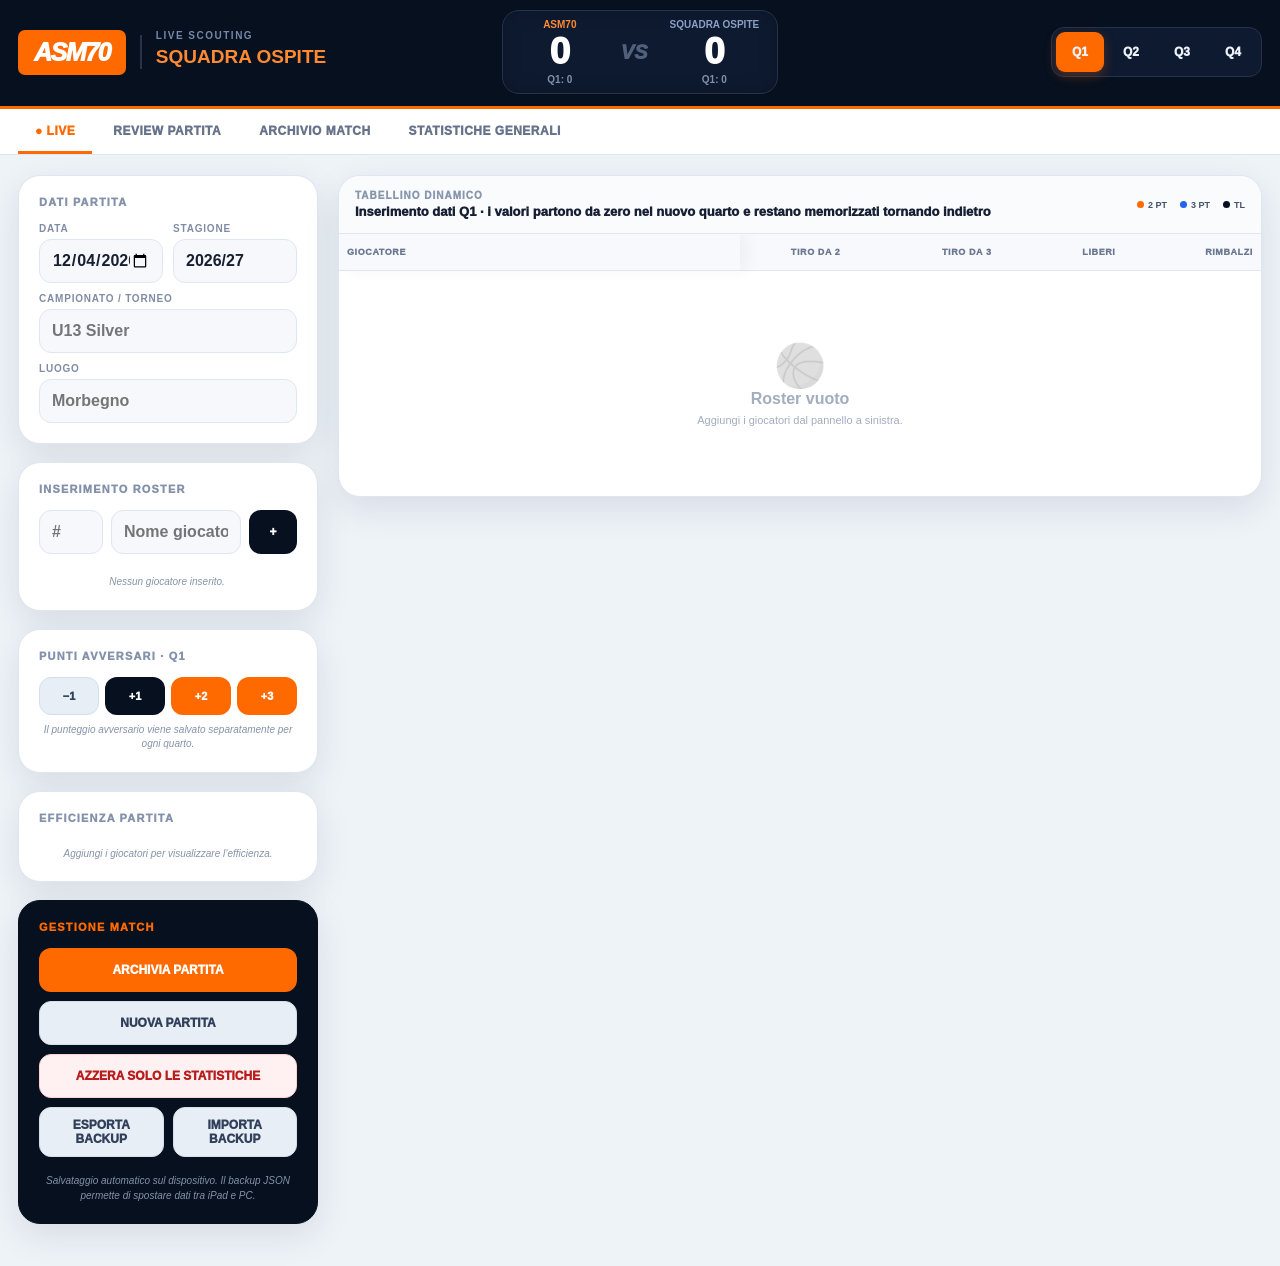
<file: index.html>
<!DOCTYPE html>
<html lang="it">
<head>
  <meta charset="UTF-8">
  <meta name="viewport" content="width=device-width, initial-scale=1, viewport-fit=cover, maximum-scale=1, user-scalable=no">
  <meta name="theme-color" content="#07101f">
  <meta name="apple-mobile-web-app-capable" content="yes">
  <meta name="apple-mobile-web-app-status-bar-style" content="black-translucent">
  <meta name="apple-mobile-web-app-title" content="ASM70 Stats">
  <title>ASM70 Stats Pro</title>
  <style>
    :root {
      --navy:#07101f;
      --navy-2:#0e1a30;
      --navy-3:#16253e;
      --orange:#ff6a00;
      --orange-2:#ff8a33;
      --blue:#2563eb;
      --red:#dc2626;
      --green:#15803d;
      --ink:#172033;
      --muted:#71809a;
      --line:#dfe6ef;
      --panel:#ffffff;
      --bg:#eef3f8;
      --soft:#f6f8fb;
      --shadow:0 12px 35px rgba(16,31,54,.10);
      --radius:22px;
    }
    *{box-sizing:border-box}
    html{background:var(--bg)}
    body{margin:0;font-family:Inter,ui-sans-serif,-apple-system,BlinkMacSystemFont,"Segoe UI",Roboto,Arial,sans-serif;color:var(--ink);background:var(--bg);overscroll-behavior:none;-webkit-tap-highlight-color:transparent}
    button,input,select{font:inherit}
    button{touch-action:manipulation;cursor:pointer}
    button:disabled{opacity:.45;cursor:not-allowed}
    .hidden{display:none!important}
    .app-header{position:sticky;top:0;z-index:50;background:var(--navy);color:#fff;border-bottom:3px solid var(--orange);padding:max(10px,env(safe-area-inset-top)) 18px 12px}
    .header-inner{max-width:1780px;margin:auto;display:grid;grid-template-columns:minmax(300px,1fr) auto minmax(300px,1fr);align-items:center;gap:18px}
    .brand-block{display:flex;align-items:center;gap:14px;min-width:0}
    .brand{background:var(--orange);font-weight:1000;font-style:italic;font-size:25px;letter-spacing:-1.5px;padding:8px 16px;border-radius:7px;white-space:nowrap}
    .brand-line{width:2px;height:34px;background:#26334b}
    .opponent-wrap{min-width:0}
    .eyebrow{font-size:10px;line-height:1;text-transform:uppercase;letter-spacing:1.5px;font-weight:900;color:#7688a8;margin-bottom:5px}
    .opponent-input{width:min(330px,45vw);max-width:100%;background:transparent;color:var(--orange-2);border:0;border-bottom:2px solid transparent;outline:0;font-size:19px;font-weight:900;text-transform:uppercase;padding:0 0 3px}
    .opponent-input:focus{border-color:var(--orange)}
    .scoreboard{display:flex;align-items:center;gap:22px;background:var(--navy-2);border:1px solid #25324a;border-radius:17px;padding:8px 18px;box-shadow:inset 0 0 20px rgba(0,0,0,.18)}
    .score-team{text-align:center;min-width:78px}
    .score-team .label{font-size:10px;font-weight:900;text-transform:uppercase;color:#8ba0c2;white-space:nowrap;max-width:120px;overflow:hidden;text-overflow:ellipsis}
    .score-team.home .label{color:var(--orange-2)}
    .score{font-size:37px;line-height:1;font-weight:1000;font-variant-numeric:tabular-nums;margin-top:3px}
    .vs{font-size:20px;color:#52617b;font-weight:1000;font-style:italic}
    .score-q{font-size:10px;color:#8290a8;margin-top:4px;font-weight:800}
    .header-right{justify-self:end;display:flex;align-items:center;gap:12px;min-width:0}
    .quarter-strip{display:flex;background:var(--navy-2);border:1px solid #25324a;border-radius:13px;padding:4px;gap:3px}
    .quarter-btn{border:0;background:transparent;color:#eef3fb;min-width:48px;min-height:40px;border-radius:9px;font-size:12px;font-weight:1000}
    .quarter-btn.active{background:var(--orange);box-shadow:0 4px 12px rgba(255,106,0,.28)}
    .view-tabs{background:#fff;border-bottom:1px solid var(--line);position:sticky;top:102px;z-index:40}
    .view-tabs-inner{max-width:1780px;margin:auto;padding:0 18px;display:flex;gap:4px;overflow-x:auto;scrollbar-width:none}
    .view-tabs-inner::-webkit-scrollbar{display:none}
    .view-tab{border:0;background:transparent;padding:15px 17px 13px;color:#66738a;font-weight:950;font-size:12px;text-transform:uppercase;letter-spacing:.5px;border-bottom:3px solid transparent;white-space:nowrap}
    .view-tab.active{color:var(--orange);border-bottom-color:var(--orange)}
    .page{max-width:1780px;margin:auto;padding:20px 18px 42px}
    .live-grid{display:grid;grid-template-columns:300px minmax(0,1fr);gap:20px;align-items:start}
    .sidebar{display:flex;flex-direction:column;gap:18px}
    .card{background:var(--panel);border:1px solid var(--line);border-radius:var(--radius);box-shadow:var(--shadow);overflow:hidden}
    .card-pad{padding:20px}
    .card-title{font-size:11px;text-transform:uppercase;letter-spacing:1.2px;font-weight:1000;color:#8391aa;margin:0 0 15px}
    .card-title.orange{color:var(--orange)}
    .field-grid{display:grid;grid-template-columns:1fr 1fr;gap:10px}
    .field{display:flex;flex-direction:column;gap:5px;min-width:0}
    .field.full{grid-column:1/-1}
    .field label{font-size:10px;text-transform:uppercase;letter-spacing:.8px;font-weight:900;color:#7f8ca3}
    .input,.select{width:100%;border:1px solid var(--line);background:var(--soft);border-radius:12px;min-height:44px;padding:10px 12px;outline:0;color:var(--ink);font-weight:750}
    .input:focus,.select:focus{border-color:var(--orange);box-shadow:0 0 0 3px rgba(255,106,0,.12)}
    .roster-add{display:grid;grid-template-columns:64px 1fr 48px;gap:8px}
    .btn{border:0;border-radius:12px;min-height:44px;padding:10px 14px;font-weight:950;font-size:12px;transition:transform .08s,filter .12s,background .12s}
    .btn:active,.stat-main:active,.stat-minus:active{transform:scale(.95)}
    .btn-primary{background:var(--orange);color:#fff}
    .btn-dark{background:var(--navy);color:#fff}
    .btn-soft{background:#e8eef6;color:#31405a;border:1px solid #d5deea}
    .btn-danger{background:#fff1f1;color:#b91c1c;border:1px solid #ffd0d0}
    .btn-success{background:#e8f7ed;color:#16713a;border:1px solid #bfe9ce}
    .btn-row{display:grid;grid-template-columns:1fr 1fr;gap:9px}
    .btn-stack{display:flex;flex-direction:column;gap:9px}
    .roster-list{margin-top:13px;display:flex;flex-direction:column;gap:7px;max-height:255px;overflow:auto;padding-right:2px}
    .roster-item{display:flex;align-items:center;gap:9px;background:var(--soft);border:1px solid #e8edf4;border-radius:12px;padding:9px 10px;min-height:43px}
    .jersey{width:33px;height:27px;border-radius:8px;background:var(--navy);color:#fff;display:grid;place-items:center;font-size:11px;font-weight:1000;flex:none}
    .roster-name{font-size:13px;font-weight:900;flex:1;min-width:0;overflow:hidden;text-overflow:ellipsis;white-space:nowrap;text-transform:uppercase}
    .icon-btn{width:34px;height:34px;border:0;border-radius:9px;background:#fff;color:#a5afbf;font-weight:1000}
    .icon-btn:hover{color:var(--red);background:#ffecec}
    .note{font-size:10px;color:#8592a8;line-height:1.45;margin:8px 0 0;text-align:center;font-style:italic}
    .dark-card{background:var(--navy);color:#fff;border-color:var(--navy)}
    .eff-list{display:flex;flex-direction:column;gap:11px}
    .eff-row{display:grid;grid-template-columns:minmax(76px,auto) 1fr 38px;gap:8px;align-items:center}
    .eff-name{font-size:10px;font-weight:950;white-space:nowrap;overflow:hidden;text-overflow:ellipsis;text-transform:uppercase}
    .eff-track{height:9px;background:#e6ebf2;border-radius:99px;overflow:hidden;position:relative}
    .eff-fill{height:100%;background:var(--orange);border-radius:99px;min-width:2px}
    .eff-value{text-align:right;font-size:12px;font-weight:1000;color:var(--orange)}
    .table-card{min-width:0}
    .table-head{padding:14px 16px;background:#f9fbfd;border-bottom:1px solid var(--line);display:flex;align-items:center;justify-content:space-between;gap:14px}
    .table-head-left{min-width:0}
    .table-kicker{font-size:10px;text-transform:uppercase;letter-spacing:1px;font-weight:1000;color:#8997ad}
    .quarter-status{font-size:13px;font-weight:1000;margin-top:3px;color:var(--ink)}
    .legend{display:flex;gap:13px;font-size:9px;font-weight:900;white-space:nowrap;color:#46536a}
    .dot{width:7px;height:7px;border-radius:50%;display:inline-block;margin-right:4px}
    .dot.orange{background:var(--orange)}.dot.blue{background:var(--blue)}.dot.navy{background:var(--navy)}
    .table-scroll{overflow:auto;overscroll-behavior-x:contain;-webkit-overflow-scrolling:touch}
    .stats-table,.review-table,.career-table{border-collapse:separate;border-spacing:0;width:100%;font-size:12px}
    .stats-table{min-width:1460px}
    .stats-table th,.review-table th,.career-table th{background:#f7f9fc;color:#6b7890;font-size:9px;letter-spacing:.6px;text-transform:uppercase;font-weight:1000;border-bottom:1px solid var(--line);padding:13px 8px;text-align:center}
    .stats-table td,.review-table td,.career-table td{border-bottom:1px solid #edf1f6;padding:10px 8px;text-align:center;background:#fff}
    .stats-table tbody tr:last-child td,.review-table tbody tr:last-child td,.career-table tbody tr:last-child td{border-bottom:0}
    .stats-table tbody tr:hover td{background:#fbfcfe}
    .stats-table .player-col,.stats-table th.player-col{position:sticky;left:0;z-index:4;text-align:left;min-width:174px;box-shadow:8px 0 15px rgba(20,35,58,.04)}
    .stats-table th.player-col{z-index:6}
    .player-main{font-size:13px;font-weight:1000;text-transform:uppercase;color:#1c2740;display:flex;align-items:center;gap:7px}
    .player-sub{font-size:9px;color:#8b97aa;font-weight:850;margin-top:4px}
    .player-sub strong{color:var(--orange)}
    .shot-cell{display:flex;flex-direction:column;align-items:center;gap:5px;min-width:115px}
    .shot-actions{display:flex;gap:5px}
    .stat-group{display:flex;flex-direction:column;gap:4px;align-items:center}
    .stat-main{min-width:50px;height:44px;border:0;border-radius:12px;color:#fff;font-size:9px;font-weight:1000;text-transform:uppercase;padding:0 5px}
    .stat-main.orange{background:var(--orange)}.stat-main.blue{background:var(--blue)}.stat-main.navy{background:var(--navy)}
    .stat-main.miss{background:#d7dfeb;color:#fff}.stat-main.miss-dark{background:#d6dce5;color:#6c778a}
    .stat-minus{height:23px;min-width:50px;border:0;border-radius:8px;background:#f0f3f7;color:#9aa5b6;font-size:10px;font-weight:1000}
    .shot-q{font-size:10px;color:#536077;font-weight:1000}
    .shot-total{font-size:8px;color:#a0aaba;font-weight:800}
    .single-stat{display:flex;flex-direction:column;align-items:center;gap:4px;min-width:98px}
    .single-main{width:78px;min-height:44px;border:1px solid #dce4ee;border-radius:12px;background:#f4f7fa;color:#293650;font-size:10px;font-weight:1000;text-transform:uppercase}
    .single-main.reb:hover{background:#fff0e5;border-color:#ffd1b2}.single-main.ast:hover{background:#eaf1ff;border-color:#c7d7ff}
    .single-main.turn{background:#fff2f2;color:#c62828;border-color:#ffd6d6}.single-main.foul.hot{background:#dc2626;color:#fff;border-color:#dc2626}
    .single-count{font-size:12px;font-weight:1000;color:#293650}.single-count.orange{color:var(--orange)}.single-count.blue{color:var(--blue)}.single-count.red{color:var(--red)}
    .eff-cell{background:var(--navy)!important;color:var(--orange)!important;min-width:94px;font-size:24px;font-weight:1000;font-style:italic}
    .eff-small{display:block;font-size:8px;color:#8a99b2;font-style:normal;margin-top:3px}
    .empty-state{padding:70px 20px;text-align:center;color:#a2adbd}
    .empty-ball{font-size:42px;filter:grayscale(1);opacity:.25}
    .score-controls{display:grid;grid-template-columns:repeat(4,1fr);gap:6px;margin-top:10px}
    .score-controls .btn{min-height:38px;padding:6px;font-size:11px}
    .review-top{display:grid;grid-template-columns:1.2fr .8fr;gap:18px;margin-bottom:18px}
    .review-hero{background:linear-gradient(135deg,var(--navy),#152846);color:#fff;border-radius:var(--radius);padding:25px;box-shadow:var(--shadow)}
    .review-meta{font-size:11px;text-transform:uppercase;letter-spacing:1px;color:#93a3bf;font-weight:850}
    .review-score{display:flex;align-items:center;justify-content:center;gap:28px;margin:20px 0 13px}
    .review-score .team{min-width:150px;text-align:center}
    .review-score .team-name{font-size:12px;font-weight:950;text-transform:uppercase;color:#aebbd0;white-space:nowrap;overflow:hidden;text-overflow:ellipsis}
    .review-score .big{font-size:64px;line-height:1;font-weight:1000;font-variant-numeric:tabular-nums}
    .review-score .big.home{color:var(--orange)}
    .quarters-grid{display:grid;grid-template-columns:repeat(5,1fr);gap:7px;margin-top:16px}
    .quarter-box{background:rgba(255,255,255,.07);border:1px solid rgba(255,255,255,.10);border-radius:11px;padding:9px;text-align:center}
    .quarter-box .q{font-size:8px;color:#8fa0ba;font-weight:1000}.quarter-box .v{font-size:15px;font-weight:1000;margin-top:3px}
    .review-actions{display:grid;grid-template-columns:1fr 1fr;gap:9px}
    .section-card{margin-top:18px}
    .section-header{padding:16px 18px;border-bottom:1px solid var(--line);display:flex;justify-content:space-between;align-items:center;gap:12px}
    .section-header h2{margin:0;font-size:14px;text-transform:uppercase;letter-spacing:.5px}
    .section-header .hint{font-size:10px;color:#8995a7;font-weight:800}
    .review-table,.career-table{min-width:1200px}
    .review-table td,.career-table td{font-variant-numeric:tabular-nums;font-weight:750}
    .review-table td.player,.career-table td.player{text-align:left;font-weight:1000;text-transform:uppercase;position:sticky;left:0;background:#fff;z-index:2;box-shadow:7px 0 13px rgba(20,35,58,.04)}
    .pct{color:#6c7890;font-size:10px}
    .archive-list{display:flex;flex-direction:column;gap:11px}
    .archive-item{display:grid;grid-template-columns:minmax(250px,1fr) 170px auto;align-items:center;gap:15px;background:#fff;border:1px solid var(--line);border-radius:17px;padding:15px 17px;box-shadow:0 5px 16px rgba(20,35,58,.05)}
    .archive-title{font-size:14px;font-weight:1000;text-transform:uppercase}
    .archive-sub{font-size:10px;color:#8693a7;margin-top:4px;font-weight:750}
    .archive-result{text-align:center;font-size:24px;font-weight:1000;font-variant-numeric:tabular-nums}
    .archive-result .win{color:var(--green)}.archive-result .loss{color:var(--red)}.archive-result .draw{color:#64748b}
    .archive-actions{display:flex;gap:7px;flex-wrap:wrap;justify-content:flex-end}
    .archive-actions .btn{min-height:38px;padding:7px 11px;font-size:10px}
    .summary-cards{display:grid;grid-template-columns:repeat(4,1fr);gap:12px;margin-bottom:18px}
    .summary-card{background:#fff;border:1px solid var(--line);border-radius:17px;padding:16px;box-shadow:0 5px 15px rgba(20,35,58,.04)}
    .summary-label{font-size:9px;text-transform:uppercase;letter-spacing:.7px;color:#8794a9;font-weight:950}
    .summary-value{font-size:28px;font-weight:1000;margin-top:5px;color:var(--navy)}
    .summary-value.orange{color:var(--orange)}
    .toast{position:fixed;left:50%;bottom:calc(20px + env(safe-area-inset-bottom));transform:translateX(-50%) translateY(25px);background:var(--navy);color:#fff;padding:12px 18px;border-radius:13px;font-size:12px;font-weight:900;box-shadow:0 10px 30px rgba(0,0,0,.25);opacity:0;pointer-events:none;transition:.22s;z-index:1000;max-width:90vw;text-align:center}
    .toast.show{opacity:1;transform:translateX(-50%) translateY(0)}
    .modal{position:fixed;inset:0;background:rgba(2,8,20,.72);z-index:500;display:grid;place-items:center;padding:20px}
    .modal-panel{width:min(940px,100%);max-height:92vh;overflow:auto;background:#fff;border-radius:20px;box-shadow:0 30px 80px rgba(0,0,0,.35)}
    .modal-head{position:sticky;top:0;background:#fff;border-bottom:1px solid var(--line);padding:14px 17px;display:flex;justify-content:space-between;align-items:center;z-index:2}
    .modal-head h3{margin:0;font-size:14px;text-transform:uppercase}.modal-body{padding:17px}.modal-body img{width:100%;height:auto;border-radius:12px;border:1px solid var(--line)}
    .modal-actions{display:flex;gap:8px;flex-wrap:wrap}
    .small-screen-warning{display:none}
    @media (max-width:1200px){
      .header-inner{grid-template-columns:1fr auto;grid-template-areas:"brand score" "quarters quarters"}
      .brand-block{grid-area:brand}.scoreboard{grid-area:score}.header-right{grid-area:quarters;justify-self:stretch;justify-content:space-between}
      .view-tabs{top:159px}
      .live-grid{grid-template-columns:270px minmax(0,1fr)}
    }
    @media (max-width:900px){
      .app-header{position:relative;padding-top:max(10px,env(safe-area-inset-top))}
      .header-inner{grid-template-columns:1fr;grid-template-areas:"brand" "score" "quarters";gap:11px}
      .scoreboard{justify-content:center;width:100%}.header-right{justify-self:stretch}.quarter-strip{width:100%}.quarter-btn{flex:1}
      .view-tabs{top:0}
      .live-grid{grid-template-columns:1fr}
      .sidebar{display:grid;grid-template-columns:1fr 1fr;align-items:start}
      .sidebar .full-width-mobile{grid-column:1/-1}
      .review-top{grid-template-columns:1fr}
      .archive-item{grid-template-columns:1fr auto}.archive-actions{grid-column:1/-1;justify-content:flex-start}
    }
    @media (max-width:650px){
      .page{padding:13px 10px 34px}.app-header{padding-left:10px;padding-right:10px}.view-tabs-inner{padding:0 8px}
      .brand-line{display:none}.brand{font-size:22px}.opponent-input{font-size:16px;width:100%}.brand-block{align-items:flex-start}
      .scoreboard{gap:12px;padding:9px 10px}.score{font-size:32px}.score-team{min-width:68px}.quarter-btn{min-width:0}
      .sidebar{grid-template-columns:1fr}.sidebar .full-width-mobile{grid-column:auto}
      .card-pad{padding:16px}.table-head{align-items:flex-start;flex-direction:column}.legend{width:100%;justify-content:flex-end}
      .review-score{gap:10px}.review-score .team{min-width:0;flex:1}.review-score .big{font-size:50px}.quarters-grid{grid-template-columns:repeat(3,1fr)}
      .review-actions{grid-template-columns:1fr}.summary-cards{grid-template-columns:1fr 1fr}.archive-item{grid-template-columns:1fr}.archive-result{text-align:left}.archive-actions{grid-column:auto}
      .small-screen-warning{display:block;background:#fff7ed;border:1px solid #fed7aa;color:#9a3412;padding:10px 12px;border-radius:12px;font-size:11px;font-weight:800;margin-bottom:12px}
    }
    @media print{
      body{background:#fff}.app-header,.view-tabs,.no-print,.toast,.modal{display:none!important}.page{max-width:none;padding:0}.card,.review-hero,.summary-card{box-shadow:none}.review-hero{background:#fff!important;color:#111!important;border:2px solid #111}.review-meta,.review-score .team-name,.quarter-box .q{color:#444!important}.review-score .big.home{color:#111!important}.quarter-box{border:1px solid #aaa;background:#fff}.review-table{min-width:0;font-size:9px}.review-table th,.review-table td{padding:6px 4px}.section-card{break-inside:avoid}.page-section:not(#reviewSection){display:none!important}#reviewSection{display:block!important}
    }
  </style>
</head>
<body>
  <header class="app-header">
    <div class="header-inner">
      <div class="brand-block">
        <div class="brand">ASM70</div>
        <div class="brand-line"></div>
        <div class="opponent-wrap">
          <div class="eyebrow">Live scouting</div>
          <input id="guestNameInput" class="opponent-input" type="text" value="SQUADRA OSPITE" placeholder="NOME AVVERSARIA" autocomplete="off">
        </div>
      </div>

      <div class="scoreboard" aria-label="Tabellone punteggio">
        <div class="score-team home">
          <div class="label">ASM70</div>
          <div id="scoreASM" class="score">0</div>
          <div id="scoreASMQuarter" class="score-q">Q1: 0</div>
        </div>
        <div class="vs">VS</div>
        <div class="score-team">
          <div id="guestLabelDisplay" class="label">OSPITI</div>
          <div id="scoreGuest" class="score">0</div>
          <div id="scoreGuestQuarter" class="score-q">Q1: 0</div>
        </div>
      </div>

      <div class="header-right">
        <div class="quarter-strip" aria-label="Selettore quarto">
          <button class="quarter-btn active" id="q1-btn" data-quarter="1">Q1</button>
          <button class="quarter-btn" id="q2-btn" data-quarter="2">Q2</button>
          <button class="quarter-btn" id="q3-btn" data-quarter="3">Q3</button>
          <button class="quarter-btn" id="q4-btn" data-quarter="4">Q4</button>
        </div>
      </div>
    </div>
  </header>

  <nav class="view-tabs no-print">
    <div class="view-tabs-inner">
      <button class="view-tab active" data-view="live">● Live</button>
      <button class="view-tab" data-view="review">Review partita</button>
      <button class="view-tab" data-view="archive">Archivio match</button>
      <button class="view-tab" data-view="career">Statistiche generali</button>
    </div>
  </nav>

  <main class="page">
    <section id="liveSection" class="page-section">
      <div class="small-screen-warning">Per inserire i dati più velocemente su iPad o telefono è consigliato l'orientamento orizzontale.</div>
      <div class="live-grid">
        <aside class="sidebar">
          <div class="card card-pad">
            <h2 class="card-title">Dati partita</h2>
            <div class="field-grid">
              <div class="field">
                <label for="matchDate">Data</label>
                <input id="matchDate" class="input" type="date">
              </div>
              <div class="field">
                <label for="matchSeason">Stagione</label>
                <input id="matchSeason" class="input" type="text" placeholder="2026/27">
              </div>
              <div class="field full">
                <label for="matchCompetition">Campionato / Torneo</label>
                <input id="matchCompetition" class="input" type="text" placeholder="U13 Silver">
              </div>
              <div class="field full">
                <label for="matchVenue">Luogo</label>
                <input id="matchVenue" class="input" type="text" placeholder="Morbegno">
              </div>
            </div>
          </div>

          <div class="card card-pad">
            <h2 class="card-title">Inserimento roster</h2>
            <div class="roster-add">
              <input id="newPlayerNumber" class="input" type="number" inputmode="numeric" min="0" max="99" placeholder="#">
              <input id="newPlayerName" class="input" type="text" placeholder="Nome giocatore" autocomplete="off">
              <button id="addPlayerBtn" class="btn btn-dark" aria-label="Aggiungi giocatore">+</button>
            </div>
            <div id="rosterList" class="roster-list"></div>
          </div>

          <div class="card card-pad">
            <h2 class="card-title">Punti avversari · <span id="guestQuarterLabel">Q1</span></h2>
            <div class="score-controls">
              <button class="btn btn-soft guest-score-btn" data-delta="-1">−1</button>
              <button class="btn btn-dark guest-score-btn" data-delta="1">+1</button>
              <button class="btn btn-primary guest-score-btn" data-delta="2">+2</button>
              <button class="btn btn-primary guest-score-btn" data-delta="3">+3</button>
            </div>
            <p class="note">Il punteggio avversario viene salvato separatamente per ogni quarto.</p>
          </div>

          <div class="card card-pad full-width-mobile">
            <h2 class="card-title">Efficienza partita</h2>
            <div id="efficiencyBars" class="eff-list"></div>
          </div>

          <div class="card card-pad dark-card full-width-mobile">
            <h2 class="card-title orange">Gestione match</h2>
            <div class="btn-stack">
              <button id="archiveCurrentBtn" class="btn btn-primary">ARCHIVIA PARTITA</button>
              <button id="newMatchBtn" class="btn btn-soft">NUOVA PARTITA</button>
              <button id="resetStatsBtn" class="btn btn-danger">AZZERA SOLO LE STATISTICHE</button>
              <div class="btn-row">
                <button id="exportBackupBtn" class="btn btn-soft">ESPORTA BACKUP</button>
                <button id="importBackupBtn" class="btn btn-soft">IMPORTA BACKUP</button>
              </div>
              <input id="importBackupInput" type="file" accept="application/json,.json" class="hidden">
              <p class="note">Salvataggio automatico sul dispositivo. Il backup JSON permette di spostare dati tra iPad e PC.</p>
            </div>
          </div>
        </aside>

        <div class="card table-card">
          <div class="table-head">
            <div class="table-head-left">
              <div class="table-kicker">Tabellino dinamico</div>
              <div id="quarterStatus" class="quarter-status">Inserimento dati Q1 · valori indipendenti dagli altri quarti</div>
            </div>
            <div class="legend">
              <span><i class="dot orange"></i>2 PT</span>
              <span><i class="dot blue"></i>3 PT</span>
              <span><i class="dot navy"></i>TL</span>
            </div>
          </div>
          <div class="table-scroll">
            <table class="stats-table">
              <thead>
                <tr>
                  <th class="player-col">Giocatore</th>
                  <th>Tiro da 2</th>
                  <th>Tiro da 3</th>
                  <th>Liberi</th>
                  <th>Rimbalzi</th>
                  <th>Assist</th>
                  <th>Palle perse</th>
                  <th>Falli</th>
                  <th>EFF</th>
                </tr>
              </thead>
              <tbody id="statsBody"></tbody>
            </table>
            <div id="emptyState" class="empty-state hidden">
              <div class="empty-ball">🏀</div>
              <div><strong>Roster vuoto</strong></div>
              <div style="font-size:11px;margin-top:6px">Aggiungi i giocatori dal pannello a sinistra.</div>
            </div>
          </div>
        </div>
      </div>
    </section>

    <section id="reviewSection" class="page-section hidden">
      <div class="review-top">
        <div id="reviewHero" class="review-hero"></div>
        <div class="card card-pad no-print">
          <h2 class="card-title">Azioni review</h2>
          <div class="review-actions">
            <button id="snapshotBtn" class="btn btn-primary">FOTOGRAFIA PNG</button>
            <button id="printBtn" class="btn btn-dark">STAMPA / PDF</button>
            <button id="archiveFromReviewBtn" class="btn btn-success">ARCHIVIA PARTITA</button>
            <button id="backToLiveBtn" class="btn btn-soft">TORNA AL LIVE</button>
          </div>
          <p class="note">Su iPad la fotografia può essere condivisa direttamente tramite il menu di condivisione.</p>
        </div>
      </div>

      <div class="card section-card">
        <div class="section-header">
          <h2>Statistiche giocatori</h2>
          <div id="reviewSourceHint" class="hint">Partita corrente</div>
        </div>
        <div class="table-scroll">
          <table class="review-table">
            <thead>
              <tr>
                <th>Giocatore</th><th>PT</th><th>2 PT</th><th>3 PT</th><th>TL</th><th>Rimbalzi</th><th>Assist</th><th>Palle perse</th><th>Falli</th><th>EFF</th>
              </tr>
            </thead>
            <tbody id="reviewBody"></tbody>
          </table>
        </div>
      </div>

      <div class="card section-card">
        <div class="section-header"><h2>Andamento per quarto</h2><div class="hint">Punti ed efficienza di ogni giocatore</div></div>
        <div class="table-scroll">
          <table class="review-table">
            <thead>
              <tr><th>Giocatore</th><th>PT Q1</th><th>PT Q2</th><th>PT Q3</th><th>PT Q4</th><th>EFF Q1</th><th>EFF Q2</th><th>EFF Q3</th><th>EFF Q4</th><th>EFF TOT</th></tr>
            </thead>
            <tbody id="quarterReviewBody"></tbody>
          </table>
        </div>
      </div>
    </section>

    <section id="archiveSection" class="page-section hidden">
      <div class="section-header" style="padding:0 0 15px;border:0">
        <div><h2 style="font-size:20px">Archivio partite</h2><div class="hint" style="margin-top:4px">Le partite restano memorizzate su questo dispositivo.</div></div>
        <button id="archiveCurrentTopBtn" class="btn btn-primary">ARCHIVIA PARTITA CORRENTE</button>
      </div>
      <div id="archiveList" class="archive-list"></div>
    </section>

    <section id="careerSection" class="page-section hidden">
      <div id="careerSummary" class="summary-cards"></div>
      <div class="card">
        <div class="section-header">
          <h2>Statistiche generali giocatori</h2>
          <div class="hint">Calcolate su tutte le partite archiviate</div>
        </div>
        <div class="table-scroll">
          <table class="career-table">
            <thead>
              <tr>
                <th>Giocatore</th><th>PG</th><th>PT</th><th>PT media</th><th>2 PT</th><th>3 PT</th><th>TL</th><th>Rimbalzi</th><th>Assist</th><th>Palle perse</th><th>Falli</th><th>EFF</th><th>EFF media</th>
              </tr>
            </thead>
            <tbody id="careerBody"></tbody>
          </table>
        </div>
      </div>
    </section>
  </main>

  <div id="snapshotModal" class="modal hidden">
    <div class="modal-panel">
      <div class="modal-head">
        <h3>Fotografia partita</h3>
        <div class="modal-actions">
          <button id="shareSnapshotBtn" class="btn btn-primary">CONDIVIDI</button>
          <button id="downloadSnapshotBtn" class="btn btn-dark">SALVA PNG</button>
          <button id="closeSnapshotBtn" class="btn btn-soft">CHIUDI</button>
        </div>
      </div>
      <div class="modal-body"><img id="snapshotPreview" alt="Fotografia riepilogo partita"></div>
    </div>
  </div>

  <div id="toast" class="toast"></div>

  <script>
    'use strict';

    const STORAGE = {
      roster: 'asm70_roster_v4',
      match: 'asm70_match_v4',
      archive: 'asm70_archive_v4'
    };

    const STAT_KEYS = ['s2','m2','s3','m3','s1','m1','r','a','p','f'];
    const QUARTERS = [1,2,3,4];
    let roster = [];
    let currentMatch = null;
    let archives = [];
    let activeView = 'live';
    let reviewArchiveId = null;
    let snapshotBlob = null;
    let snapshotUrl = null;
    let toastTimer = null;

    function todayISO(){
      const d = new Date();
      const local = new Date(d.getTime() - d.getTimezoneOffset()*60000);
      return local.toISOString().slice(0,10);
    }

    function defaultSeason(){
      const d = new Date();
      const year = d.getFullYear();
      const start = d.getMonth() >= 6 ? year : year - 1;
      return `${start}/${String(start + 1).slice(-2)}`;
    }

    function emptyStats(){
      return {s2:0,m2:0,s3:0,m3:0,s1:0,m1:0,r:0,a:0,p:0,f:0};
    }

    function emptyPlayerQuarters(){
      return {1:emptyStats(),2:emptyStats(),3:emptyStats(),4:emptyStats()};
    }

    function createNewMatch(){
      const data = {};
      roster.forEach(player => data[player.id] = emptyPlayerQuarters());
      return {
        id: `match_${Date.now()}_${Math.random().toString(36).slice(2,7)}`,
        guestName:'SQUADRA OSPITE',
        quarter:1,
        guestByQuarter:{1:0,2:0,3:0,4:0},
        meta:{date:todayISO(),season:defaultSeason(),competition:'',venue:''},
        data
      };
    }

    function deepClone(value){
      return JSON.parse(JSON.stringify(value));
    }

    function safeParse(value, fallback){
      try{return value ? JSON.parse(value) : fallback;}catch{return fallback;}
    }

    function normalizeStats(stats){
      const result = emptyStats();
      if(!stats || typeof stats !== 'object') return result;
      STAT_KEYS.forEach(key => result[key] = Math.max(0, Number(stats[key]) || 0));
      return result;
    }

    function normalizeMatch(match){
      const base = createNewMatch();
      if(!match || typeof match !== 'object') return base;
      base.id = match.id || base.id;
      base.guestName = String(match.guestName || 'SQUADRA OSPITE');
      base.quarter = QUARTERS.includes(Number(match.quarter)) ? Number(match.quarter) : 1;
      base.meta = {
        date: match.meta?.date || todayISO(),
        season: match.meta?.season || defaultSeason(),
        competition: match.meta?.competition || '',
        venue: match.meta?.venue || ''
      };
      if(match.guestByQuarter){
        QUARTERS.forEach(q => base.guestByQuarter[q] = Math.max(0, Number(match.guestByQuarter[q]) || 0));
      } else if(Number.isFinite(Number(match.guestScore))){
        base.guestByQuarter[base.quarter] = Math.max(0, Number(match.guestScore) || 0);
      }
      base.data = {};
      roster.forEach(player => {
        base.data[player.id] = emptyPlayerQuarters();
        QUARTERS.forEach(q => {
          const source = match.data?.[player.id]?.[q] || match.data?.[player.id]?.[String(q)];
          base.data[player.id][q] = normalizeStats(source);
        });
      });
      return base;
    }

    function loadData(){
      const oldRoster = safeParse(localStorage.getItem('asm70_roster_v3'), []);
      roster = safeParse(localStorage.getItem(STORAGE.roster), oldRoster);
      roster = Array.isArray(roster) ? roster.map((p,index) => ({
        id:String(p.id || `p_${Date.now()}_${index}`),
        name:String(p.name || '').trim(),
        number:p.number === '' || p.number === undefined ? '' : String(p.number)
      })).filter(p => p.name) : [];

      const oldMatch = safeParse(localStorage.getItem('asm70_match_v3'), null);
      const storedMatch = safeParse(localStorage.getItem(STORAGE.match), oldMatch);
      currentMatch = normalizeMatch(storedMatch);

      const storedArchives = safeParse(localStorage.getItem(STORAGE.archive), []);
      archives = Array.isArray(storedArchives) ? storedArchives.filter(a => a && a.match && Array.isArray(a.rosterSnapshot)) : [];
      saveAll();
    }

    function ensurePlayerData(playerId){
      if(!currentMatch.data[playerId]) currentMatch.data[playerId] = emptyPlayerQuarters();
      QUARTERS.forEach(q => {
        if(!currentMatch.data[playerId][q]) currentMatch.data[playerId][q] = emptyStats();
        currentMatch.data[playerId][q] = normalizeStats(currentMatch.data[playerId][q]);
      });
    }

    function saveAll(){
      try{
        localStorage.setItem(STORAGE.roster, JSON.stringify(roster));
        localStorage.setItem(STORAGE.match, JSON.stringify(currentMatch));
        localStorage.setItem(STORAGE.archive, JSON.stringify(archives));
      }catch(error){
        console.error(error);
        showToast('Spazio di archiviazione esaurito: esporta un backup.');
      }
    }

    function showToast(message){
      const toast = document.getElementById('toast');
      toast.textContent = message;
      toast.classList.add('show');
      clearTimeout(toastTimer);
      toastTimer = setTimeout(() => toast.classList.remove('show'), 2400);
    }

    function escapeHTML(value){
      return String(value ?? '').replace(/[&<>'"]/g, char => ({'&':'&amp;','<':'&lt;','>':'&gt;',"'":'&#039;','"':'&quot;'}[char]));
    }

    function formatDate(iso){
      if(!iso) return 'Data non indicata';
      const parts = iso.split('-');
      if(parts.length !== 3) return iso;
      return `${parts[2]}/${parts[1]}/${parts[0]}`;
    }

    function slug(value){
      return String(value || 'partita').toLowerCase().normalize('NFD').replace(/[\u0300-\u036f]/g,'').replace(/[^a-z0-9]+/g,'-').replace(/^-|-$/g,'').slice(0,50) || 'partita';
    }

    function totalsFromQuarterData(quarterData){
      const stats = normalizeStats(quarterData);
      const points = stats.s2*2 + stats.s3*3 + stats.s1;
      const missed = stats.m2 + stats.m3 + stats.m1;
      const eff = points + stats.r + stats.a - missed - stats.p - stats.f;
      return {...stats,points,eff};
    }

    function playerTotalsFromMatch(match, playerId){
      const totals = emptyStats();
      QUARTERS.forEach(q => {
        const stats = normalizeStats(match.data?.[playerId]?.[q]);
        STAT_KEYS.forEach(key => totals[key] += stats[key]);
      });
      return totalsFromQuarterData(totals);
    }

    function playerQuarterTotals(match, playerId, q){
      return totalsFromQuarterData(match.data?.[playerId]?.[q]);
    }

    function teamQuarterPoints(match, rosterSnapshot, q){
      return rosterSnapshot.reduce((sum,p) => sum + playerQuarterTotals(match,p.id,q).points,0);
    }

    function teamTotalPoints(match, rosterSnapshot){
      return QUARTERS.reduce((sum,q) => sum + teamQuarterPoints(match,rosterSnapshot,q),0);
    }

    function guestQuarterScore(match,q){
      return Math.max(0, Number(match.guestByQuarter?.[q]) || 0);
    }

    function guestTotalScore(match){
      return QUARTERS.reduce((sum,q) => sum + guestQuarterScore(match,q),0);
    }

    function shotText(made, missed){
      const att = made + missed;
      const pct = att ? Math.round(made/att*100) : 0;
      return `${made}/${att} <span class="pct">${pct}%</span>`;
    }

    function currentReviewPackage(){
      if(reviewArchiveId){
        const archived = archives.find(a => a.id === reviewArchiveId);
        if(archived) return {match:archived.match, rosterSnapshot:archived.rosterSnapshot, archived:true, archive:archived};
      }
      return {match:currentMatch, rosterSnapshot:roster, archived:false, archive:null};
    }

    function setQuarter(q){
      currentMatch.quarter = q;
      saveAll();
      renderLive();
    }

    function updateStat(playerId, stat, delta){
      if(!STAT_KEYS.includes(stat)) return;
      ensurePlayerData(playerId);
      const q = currentMatch.quarter;
      currentMatch.data[playerId][q][stat] = Math.max(0, currentMatch.data[playerId][q][stat] + delta);
      saveAll();
      renderLive();
    }

    function updateGuestScore(delta){
      const q = currentMatch.quarter;
      currentMatch.guestByQuarter[q] = Math.max(0, guestQuarterScore(currentMatch,q) + delta);
      saveAll();
      renderLive();
    }

    function addPlayer(){
      const nameInput = document.getElementById('newPlayerName');
      const numberInput = document.getElementById('newPlayerNumber');
      const name = nameInput.value.trim();
      if(!name){showToast('Inserisci il nome del giocatore.');nameInput.focus();return;}
      const player = {id:`p_${Date.now()}_${Math.random().toString(36).slice(2,6)}`,name,number:numberInput.value.trim()};
      roster.push(player);
      currentMatch.data[player.id] = emptyPlayerQuarters();
      nameInput.value='';numberInput.value='';
      saveAll();renderAll();nameInput.focus();
    }

    function removePlayer(playerId){
      const player = roster.find(p => p.id === playerId);
      if(!player) return;
      if(!confirm(`Rimuovere ${player.name} dal roster corrente? Le partite già archiviate non verranno modificate.`)) return;
      roster = roster.filter(p => p.id !== playerId);
      delete currentMatch.data[playerId];
      saveAll();renderAll();
    }

    function updateMatchField(field,value){
      if(field === 'guestName') currentMatch.guestName = value;
      else currentMatch.meta[field] = value;
      saveAll();
      renderScoreboard();
    }

    function renderQuarterButtons(){
      document.querySelectorAll('.quarter-btn').forEach(btn => btn.classList.toggle('active',Number(btn.dataset.quarter)===currentMatch.quarter));
    }

    function renderScoreboard(){
      const q = currentMatch.quarter;
      const homeTotal = teamTotalPoints(currentMatch,roster);
      const homeQ = teamQuarterPoints(currentMatch,roster,q);
      const guestTotal = guestTotalScore(currentMatch);
      const guestQ = guestQuarterScore(currentMatch,q);
      document.getElementById('scoreASM').textContent = homeTotal;
      document.getElementById('scoreGuest').textContent = guestTotal;
      document.getElementById('scoreASMQuarter').textContent = `Q${q}: ${homeQ}`;
      document.getElementById('scoreGuestQuarter').textContent = `Q${q}: ${guestQ}`;
      document.getElementById('guestLabelDisplay').textContent = (currentMatch.guestName || 'OSPITI').toUpperCase();
      document.getElementById('guestQuarterLabel').textContent = `Q${q}`;
      document.getElementById('quarterStatus').textContent = `Inserimento dati Q${q} · i valori partono da zero nel nuovo quarto e restano memorizzati tornando indietro`;
    }

    function renderRoster(){
      const el = document.getElementById('rosterList');
      if(!roster.length){el.innerHTML='<div class="note">Nessun giocatore inserito.</div>';return;}
      el.innerHTML = roster.map(p => `
        <div class="roster-item">
          <div class="jersey">${escapeHTML(p.number || '—')}</div>
          <div class="roster-name">${escapeHTML(p.name)}</div>
          <button class="icon-btn remove-player" data-id="${escapeHTML(p.id)}" aria-label="Rimuovi ${escapeHTML(p.name)}">×</button>
        </div>`).join('');
    }

    function shotControl(playerId,madeKey,missedKey,color,made,missed,totalMade,totalMissed){
      return `<div class="shot-cell">
        <div class="shot-actions">
          <div class="stat-group">
            <button class="stat-main ${color} update-stat" data-player="${playerId}" data-stat="${madeKey}" data-delta="1">SEGNO</button>
            <button class="stat-minus update-stat" data-player="${playerId}" data-stat="${madeKey}" data-delta="-1">−</button>
          </div>
          <div class="stat-group">
            <button class="stat-main miss${color==='navy'?' miss-dark':''} update-stat" data-player="${playerId}" data-stat="${missedKey}" data-delta="1">ERRORE</button>
            <button class="stat-minus update-stat" data-player="${playerId}" data-stat="${missedKey}" data-delta="-1">−</button>
          </div>
        </div>
        <div class="shot-q">Q: ${made} segnati · ${missed} errati</div>
        <div class="shot-total">TOT: ${totalMade}/${totalMade+totalMissed}</div>
      </div>`;
    }

    function singleStatControl(playerId,key,label,cssClass,count,total){
      return `<div class="single-stat">
        <button class="single-main ${cssClass} update-stat" data-player="${playerId}" data-stat="${key}" data-delta="1">${label}</button>
        <button class="stat-minus update-stat" style="width:78px" data-player="${playerId}" data-stat="${key}" data-delta="-1">−1</button>
        <div class="single-count ${key==='r'?'orange':key==='a'?'blue':key==='p'?'red':''}">Q: ${count}</div>
        <div class="shot-total">TOT: ${total}</div>
      </div>`;
    }

    function renderStatsTable(){
      const body = document.getElementById('statsBody');
      const empty = document.getElementById('emptyState');
      if(!roster.length){body.innerHTML='';empty.classList.remove('hidden');return;}
      empty.classList.add('hidden');
      const q = currentMatch.quarter;
      body.innerHTML = roster.map(player => {
        ensurePlayerData(player.id);
        const qs = normalizeStats(currentMatch.data[player.id][q]);
        const qt = totalsFromQuarterData(qs);
        const total = playerTotalsFromMatch(currentMatch,player.id);
        const foulClass = total.f >= 4 ? 'foul hot' : 'foul';
        return `<tr>
          <td class="player-col">
            <div class="player-main"><span class="jersey">${escapeHTML(player.number || '—')}</span>${escapeHTML(player.name)}</div>
            <div class="player-sub">Q${q}: <strong>${qt.points} PT</strong> · Totale partita: ${total.points} PT</div>
          </td>
          <td>${shotControl(player.id,'s2','m2','orange',qs.s2,qs.m2,total.s2,total.m2)}</td>
          <td>${shotControl(player.id,'s3','m3','blue',qs.s3,qs.m3,total.s3,total.m3)}</td>
          <td>${shotControl(player.id,'s1','m1','navy',qs.s1,qs.m1,total.s1,total.m1)}</td>
          <td>${singleStatControl(player.id,'r','RIMBALZO','reb',qs.r,total.r)}</td>
          <td>${singleStatControl(player.id,'a','ASSIST','ast',qs.a,total.a)}</td>
          <td>${singleStatControl(player.id,'p','PALLA PERSA','turn',qs.p,total.p)}</td>
          <td>${singleStatControl(player.id,'f','FALLO',foulClass,qs.f,total.f)}</td>
          <td class="eff-cell">${qt.eff}<span class="eff-small">EFF Q${q} · TOT ${total.eff}</span></td>
        </tr>`;
      }).join('');
    }

    function renderEfficiency(){
      const el = document.getElementById('efficiencyBars');
      if(!roster.length){el.innerHTML='<div class="note">Aggiungi i giocatori per visualizzare l’efficienza.</div>';return;}
      const values = roster.map(p => ({p,eff:playerTotalsFromMatch(currentMatch,p.id).eff}));
      const max = Math.max(1,...values.map(v=>Math.abs(v.eff)));
      el.innerHTML = values.sort((a,b)=>b.eff-a.eff).map(item => {
        const width = Math.max(2,Math.round(Math.abs(item.eff)/max*100));
        return `<div class="eff-row"><div class="eff-name">${escapeHTML(item.p.name)}</div><div class="eff-track"><div class="eff-fill" style="width:${width}%"></div></div><div class="eff-value">${item.eff}</div></div>`;
      }).join('');
    }

    function renderLive(){
      renderQuarterButtons();renderScoreboard();renderRoster();renderStatsTable();renderEfficiency();
    }

    function fillInputs(){
      document.getElementById('guestNameInput').value = currentMatch.guestName || '';
      document.getElementById('matchDate').value = currentMatch.meta.date || '';
      document.getElementById('matchSeason').value = currentMatch.meta.season || '';
      document.getElementById('matchCompetition').value = currentMatch.meta.competition || '';
      document.getElementById('matchVenue').value = currentMatch.meta.venue || '';
    }

    function archiveCurrentMatch(){
      if(!roster.length){showToast('Inserisci almeno un giocatore prima di archiviare.');return;}
      const home = teamTotalPoints(currentMatch,roster);
      const guest = guestTotalScore(currentMatch);
      const hasStats = roster.some(p => STAT_KEYS.some(key => playerTotalsFromMatch(currentMatch,p.id)[key] > 0)) || guest > 0;
      if(!hasStats && !confirm('La partita non contiene ancora statistiche. Vuoi archiviarla comunque?')) return;
      const archive = {
        id:`arc_${Date.now()}_${Math.random().toString(36).slice(2,7)}`,
        archivedAt:new Date().toISOString(),
        rosterSnapshot:deepClone(roster),
        match:deepClone(currentMatch)
      };
      archives.unshift(archive);
      saveAll();
      showToast(`Partita archiviata: ${home}-${guest}`);
      renderArchive();renderCareer();
    }

    function newMatch(){
      const hasData = roster.some(p => STAT_KEYS.some(key => playerTotalsFromMatch(currentMatch,p.id)[key] > 0)) || guestTotalScore(currentMatch)>0;
      if(hasData && !confirm('Creare una nuova partita? Le statistiche correnti non archiviate verranno cancellate.')) return;
      currentMatch = createNewMatch();
      reviewArchiveId = null;
      saveAll();fillInputs();renderAll();switchView('live');showToast('Nuova partita pronta.');
    }

    function resetStats(){
      if(!confirm('Azzerare tutte le statistiche e i punteggi della partita corrente, mantenendo roster e dati partita?')) return;
      currentMatch.data = {};
      roster.forEach(p => currentMatch.data[p.id]=emptyPlayerQuarters());
      currentMatch.guestByQuarter={1:0,2:0,3:0,4:0};
      currentMatch.quarter=1;
      reviewArchiveId=null;
      saveAll();renderAll();showToast('Statistiche azzerate.');
    }

    function resultClass(home,guest){return home>guest?'win':home<guest?'loss':'draw';}

    function renderArchive(){
      const el = document.getElementById('archiveList');
      if(!archives.length){
        el.innerHTML='<div class="card card-pad empty-state"><div class="empty-ball">🗂️</div><strong>Nessuna partita archiviata</strong><div style="font-size:11px;margin-top:6px">Quando una partita è conclusa, premi “Archivia partita”.</div></div>';
        return;
      }
      el.innerHTML = archives.map(a => {
        const home=teamTotalPoints(a.match,a.rosterSnapshot), guest=guestTotalScore(a.match);
        return `<div class="archive-item">
          <div>
            <div class="archive-title">ASM70 vs ${escapeHTML(a.match.guestName || 'OSPITI')}</div>
            <div class="archive-sub">${formatDate(a.match.meta?.date)} · ${escapeHTML(a.match.meta?.competition || 'Competizione non indicata')} · ${escapeHTML(a.match.meta?.venue || 'Luogo non indicato')}</div>
          </div>
          <div class="archive-result"><span class="${resultClass(home,guest)}">${home} - ${guest}</span></div>
          <div class="archive-actions">
            <button class="btn btn-dark archive-review" data-id="${a.id}">REVIEW</button>
            <button class="btn btn-soft archive-restore" data-id="${a.id}">RIPRISTINA</button>
            <button class="btn btn-danger archive-delete" data-id="${a.id}">ELIMINA</button>
          </div>
        </div>`;
      }).join('');
    }

    function deleteArchive(id){
      const archive=archives.find(a=>a.id===id);if(!archive)return;
      if(!confirm(`Eliminare definitivamente ASM70 vs ${archive.match.guestName}?`))return;
      archives=archives.filter(a=>a.id!==id);
      if(reviewArchiveId===id)reviewArchiveId=null;
      saveAll();renderArchive();renderCareer();showToast('Partita eliminata dall’archivio.');
    }

    function restoreArchive(id){
      const archive=archives.find(a=>a.id===id);if(!archive)return;
      if(!confirm('Ripristinare questa partita come partita corrente? Il roster corrente verrà sostituito.'))return;
      roster=deepClone(archive.rosterSnapshot);
      currentMatch=normalizeMatch(deepClone(archive.match));
      reviewArchiveId=null;
      saveAll();fillInputs();renderAll();switchView('live');showToast('Partita ripristinata.');
    }

    function reviewArchive(id){
      reviewArchiveId=id;renderReview();switchView('review');
    }

    function renderReview(){
      const pack=currentReviewPackage();
      const {match,rosterSnapshot}=pack;
      const home=teamTotalPoints(match,rosterSnapshot),guest=guestTotalScore(match);
      const quarterBoxes=QUARTERS.map(q=>`<div class="quarter-box"><div class="q">Q${q}</div><div class="v">${teamQuarterPoints(match,rosterSnapshot,q)} - ${guestQuarterScore(match,q)}</div></div>`).join('');
      document.getElementById('reviewHero').innerHTML=`
        <div class="review-meta">${formatDate(match.meta?.date)} · ${escapeHTML(match.meta?.competition || 'PARTITA')} · ${escapeHTML(match.meta?.venue || 'LUOGO NON INDICATO')}</div>
        <div class="review-score">
          <div class="team"><div class="team-name">ASM70</div><div class="big home">${home}</div></div>
          <div class="vs">VS</div>
          <div class="team"><div class="team-name">${escapeHTML(match.guestName || 'OSPITI')}</div><div class="big">${guest}</div></div>
        </div>
        <div class="quarters-grid">${quarterBoxes}<div class="quarter-box"><div class="q">FINALE</div><div class="v">${home} - ${guest}</div></div></div>`;

      document.getElementById('reviewSourceHint').textContent=pack.archived?'Partita archiviata':'Partita corrente';
      document.getElementById('archiveFromReviewBtn').disabled=pack.archived;
      document.getElementById('archiveFromReviewBtn').textContent=pack.archived?'GIÀ ARCHIVIATA':'ARCHIVIA PARTITA';

      const reviewBody=document.getElementById('reviewBody');
      reviewBody.innerHTML=rosterSnapshot.length?rosterSnapshot.map(p=>{
        const t=playerTotalsFromMatch(match,p.id);
        return `<tr><td class="player">${escapeHTML(p.number?`#${p.number} `:'')}${escapeHTML(p.name)}</td><td>${t.points}</td><td>${shotText(t.s2,t.m2)}</td><td>${shotText(t.s3,t.m3)}</td><td>${shotText(t.s1,t.m1)}</td><td>${t.r}</td><td>${t.a}</td><td>${t.p}</td><td>${t.f}</td><td><strong>${t.eff}</strong></td></tr>`;
      }).join(''):'<tr><td colspan="10">Nessun giocatore.</td></tr>';

      document.getElementById('quarterReviewBody').innerHTML=rosterSnapshot.length?rosterSnapshot.map(p=>{
        const qt=QUARTERS.map(q=>playerQuarterTotals(match,p.id,q));
        const total=playerTotalsFromMatch(match,p.id);
        return `<tr><td class="player">${escapeHTML(p.number?`#${p.number} `:'')}${escapeHTML(p.name)}</td>${qt.map(v=>`<td>${v.points}</td>`).join('')}${qt.map(v=>`<td>${v.eff}</td>`).join('')}<td><strong>${total.eff}</strong></td></tr>`;
      }).join(''):'<tr><td colspan="10">Nessun giocatore.</td></tr>';
    }

    function careerAggregate(){
      const map=new Map();
      archives.forEach(archive=>{
        archive.rosterSnapshot.forEach(player=>{
          const key=player.id;
          if(!map.has(key))map.set(key,{id:key,name:player.name,number:player.number||'',games:0,...emptyStats(),points:0,eff:0});
          const agg=map.get(key);const t=playerTotalsFromMatch(archive.match,player.id);
          agg.games+=1;STAT_KEYS.forEach(k=>agg[k]+=t[k]);agg.points+=t.points;agg.eff+=t.eff;
          if(!agg.number&&player.number)agg.number=player.number;
        });
      });
      return [...map.values()].sort((a,b)=>(b.eff/b.games)-(a.eff/a.games));
    }

    function renderCareer(){
      const aggregate=careerAggregate();
      const totalGames=archives.length;
      let wins=0,totalHome=0,totalGuest=0;
      archives.forEach(a=>{const h=teamTotalPoints(a.match,a.rosterSnapshot),g=guestTotalScore(a.match);if(h>g)wins++;totalHome+=h;totalGuest+=g;});
      const avg=totalGames?(totalHome/totalGames).toFixed(1):'0.0';
      document.getElementById('careerSummary').innerHTML=`
        <div class="summary-card"><div class="summary-label">Partite archiviate</div><div class="summary-value">${totalGames}</div></div>
        <div class="summary-card"><div class="summary-label">Vittorie</div><div class="summary-value orange">${wins}</div></div>
        <div class="summary-card"><div class="summary-label">Punti ASM70</div><div class="summary-value">${totalHome}</div></div>
        <div class="summary-card"><div class="summary-label">Media punti</div><div class="summary-value">${avg}</div></div>`;
      document.getElementById('careerBody').innerHTML=aggregate.length?aggregate.map(a=>`<tr>
        <td class="player">${escapeHTML(a.number?`#${a.number} `:'')}${escapeHTML(a.name)}</td><td>${a.games}</td><td>${a.points}</td><td>${(a.points/a.games).toFixed(1)}</td><td>${shotText(a.s2,a.m2)}</td><td>${shotText(a.s3,a.m3)}</td><td>${shotText(a.s1,a.m1)}</td><td>${a.r}</td><td>${a.a}</td><td>${a.p}</td><td>${a.f}</td><td>${a.eff}</td><td><strong>${(a.eff/a.games).toFixed(1)}</strong></td>
      </tr>`).join(''):'<tr><td colspan="13">Archivia almeno una partita per calcolare le statistiche generali.</td></tr>';
    }

    function switchView(view){
      activeView=view;
      document.querySelectorAll('.page-section').forEach(section=>section.classList.add('hidden'));
      document.getElementById(`${view}Section`).classList.remove('hidden');
      document.querySelectorAll('.view-tab').forEach(btn=>btn.classList.toggle('active',btn.dataset.view===view));
      if(view==='review')renderReview();if(view==='archive')renderArchive();if(view==='career')renderCareer();
      window.scrollTo({top:0,behavior:'smooth'});
    }

    function exportBackup(){
      const payload={app:'ASM70 Stats Pro',version:4,exportedAt:new Date().toISOString(),roster,currentMatch,archives};
      const blob=new Blob([JSON.stringify(payload,null,2)],{type:'application/json'});
      downloadBlob(blob,`ASM70_backup_${todayISO()}.json`);
      showToast('Backup esportato.');
    }

    function importBackup(file){
      const reader=new FileReader();
      reader.onload=()=>{
        try{
          const data=JSON.parse(reader.result);
          if(!data || !Array.isArray(data.roster) || !data.currentMatch || !Array.isArray(data.archives))throw new Error('Formato non valido');
          if(!confirm('Importare il backup? I dati attuali verranno sostituiti.'))return;
          roster=data.roster;currentMatch=normalizeMatch(data.currentMatch);archives=data.archives;
          reviewArchiveId=null;saveAll();fillInputs();renderAll();switchView('live');showToast('Backup importato correttamente.');
        }catch(error){alert('Il file selezionato non è un backup ASM70 valido.');}
      };
      reader.readAsText(file);
    }

    function downloadBlob(blob,filename){
      const url=URL.createObjectURL(blob);const a=document.createElement('a');a.href=url;a.download=filename;document.body.appendChild(a);a.click();a.remove();setTimeout(()=>URL.revokeObjectURL(url),2000);
    }

    function canvasRoundRect(ctx,x,y,w,h,r,fill,stroke){
      const radius=Math.min(r,w/2,h/2);ctx.beginPath();ctx.moveTo(x+radius,y);ctx.arcTo(x+w,y,x+w,y+h,radius);ctx.arcTo(x+w,y+h,x,y+h,radius);ctx.arcTo(x,y+h,x,y,radius);ctx.arcTo(x,y,x+w,y,radius);ctx.closePath();if(fill)ctx.fill();if(stroke)ctx.stroke();
    }

    function fitText(ctx,text,maxWidth,startSize,minSize=16){
      let size=startSize;do{ctx.font=`900 ${size}px Arial`;if(ctx.measureText(text).width<=maxWidth)return size;size-=1;}while(size>minSize);return minSize;
    }

    function buildSnapshotCanvas(){
      const pack=currentReviewPackage();const {match,rosterSnapshot}=pack;
      const width=1600,rowH=64,headerH=420,tableHeadH=60,footerH=70;
      const height=headerH+tableHeadH+Math.max(1,rosterSnapshot.length)*rowH+footerH;
      const c=document.createElement('canvas');c.width=width;c.height=height;const ctx=c.getContext('2d');
      ctx.fillStyle='#eef3f8';ctx.fillRect(0,0,width,height);
      ctx.fillStyle='#07101f';ctx.fillRect(0,0,width,headerH);
      ctx.fillStyle='#ff6a00';ctx.fillRect(0,0,width,12);
      ctx.fillStyle='#ff6a00';canvasRoundRect(ctx,65,52,175,72,10,true,false);ctx.fillStyle='#fff';ctx.font='italic 1000 38px Arial';ctx.fillText('ASM70',91,101);
      ctx.fillStyle='#8fa0ba';ctx.font='900 20px Arial';ctx.fillText('MATCH REVIEW',270,82);
      ctx.font='700 19px Arial';ctx.fillText(`${formatDate(match.meta?.date)}  ·  ${(match.meta?.competition||'PARTITA').toUpperCase()}  ·  ${(match.meta?.venue||'').toUpperCase()}`,270,111);
      const home=teamTotalPoints(match,rosterSnapshot),guest=guestTotalScore(match);
      ctx.textAlign='center';ctx.fillStyle='#aebbd0';ctx.font='900 24px Arial';ctx.fillText('ASM70',490,180);
      const guestName=(match.guestName||'OSPITI').toUpperCase();fitText(ctx,guestName,390,24,16);ctx.fillText(guestName,1110,180);
      ctx.fillStyle='#ff6a00';ctx.font='1000 105px Arial';ctx.fillText(String(home),490,290);
      ctx.fillStyle='#fff';ctx.fillText(String(guest),1110,290);
      ctx.fillStyle='#52617b';ctx.font='italic 1000 36px Arial';ctx.fillText('VS',800,260);
      const qW=210,qGap=18,totalW=qW*5+qGap*4,startX=(width-totalW)/2;
      QUARTERS.concat('F').forEach((q,index)=>{
        const x=startX+index*(qW+qGap);ctx.fillStyle='rgba(255,255,255,.07)';canvasRoundRect(ctx,x,320,qW,70,12,true,false);ctx.fillStyle='#8fa0ba';ctx.font='900 14px Arial';ctx.fillText(q==='F'?'FINALE':`Q${q}`,x+qW/2,344);ctx.fillStyle='#fff';ctx.font='1000 25px Arial';const value=q==='F'?`${home} - ${guest}`:`${teamQuarterPoints(match,rosterSnapshot,q)} - ${guestQuarterScore(match,q)}`;ctx.fillText(value,x+qW/2,374);
      });
      ctx.textAlign='left';
      const columns=[{x:55,w:330,t:'GIOCATORE',align:'left'},{x:385,w:90,t:'PT'},{x:475,w:160,t:'2 PT'},{x:635,w:160,t:'3 PT'},{x:795,w:150,t:'TL'},{x:945,w:105,t:'RIM'},{x:1050,w:105,t:'AST'},{x:1155,w:115,t:'PERSE'},{x:1270,w:105,t:'FALLI'},{x:1375,w:170,t:'EFF'}];
      ctx.fillStyle='#fff';ctx.fillRect(35,headerH,width-70,tableHeadH+Math.max(1,rosterSnapshot.length)*rowH);ctx.fillStyle='#f7f9fc';ctx.fillRect(35,headerH,width-70,tableHeadH);
      ctx.fillStyle='#6b7890';ctx.font='900 14px Arial';columns.forEach(col=>{ctx.textAlign=col.align==='left'?'left':'center';ctx.fillText(col.t,col.align==='left'?col.x:col.x+col.w/2,headerH+38)});
      if(!rosterSnapshot.length){ctx.textAlign='center';ctx.fillStyle='#8a96a9';ctx.font='700 22px Arial';ctx.fillText('Nessun giocatore inserito',width/2,headerH+tableHeadH+42)}
      rosterSnapshot.forEach((p,index)=>{
        const y=headerH+tableHeadH+index*rowH;if(index%2){ctx.fillStyle='#fbfcfe';ctx.fillRect(35,y,width-70,rowH)}ctx.strokeStyle='#e8edf4';ctx.beginPath();ctx.moveTo(35,y+rowH);ctx.lineTo(width-35,y+rowH);ctx.stroke();const t=playerTotalsFromMatch(match,p.id);
        const vals=[`${p.number?`#${p.number} `:''}${p.name}` ,String(t.points),`${t.s2}/${t.s2+t.m2}`,`${t.s3}/${t.s3+t.m3}`,`${t.s1}/${t.s1+t.m1}`,String(t.r),String(t.a),String(t.p),String(t.f),String(t.eff)];
        vals.forEach((v,i)=>{const col=columns[i];ctx.textAlign=i===0?'left':'center';ctx.fillStyle=i===9?'#ff6a00':'#1c2740';ctx.font=i===0||i===9?'1000 18px Arial':'800 17px Arial';ctx.fillText(v,i===0?col.x:col.x+col.w/2,y+40)});
      });
      ctx.textAlign='left';ctx.fillStyle='#7f8ca3';ctx.font='700 14px Arial';ctx.fillText('EFF = punti + rimbalzi + assist − tiri errati − palle perse − falli',55,height-28);ctx.textAlign='right';ctx.fillText('ASM70 Stats Pro',width-55,height-28);
      return c;
    }

    async function createSnapshot(){
      const canvas=buildSnapshotCanvas();
      snapshotBlob=await new Promise(resolve=>canvas.toBlob(resolve,'image/png',1));
      if(snapshotUrl)URL.revokeObjectURL(snapshotUrl);snapshotUrl=URL.createObjectURL(snapshotBlob);
      document.getElementById('snapshotPreview').src=snapshotUrl;document.getElementById('snapshotModal').classList.remove('hidden');
      document.getElementById('shareSnapshotBtn').disabled=!(navigator.share && navigator.canShare);
    }

    function snapshotFilename(){
      const pack=currentReviewPackage();return `ASM70_${formatDate(pack.match.meta?.date).replaceAll('/','-')}_${slug(pack.match.guestName)}.png`;
    }

    async function shareSnapshot(){
      if(!snapshotBlob)return;
      const file=new File([snapshotBlob],snapshotFilename(),{type:'image/png'});
      try{
        if(navigator.canShare && navigator.canShare({files:[file]}))await navigator.share({title:'ASM70 Match Review',text:'Statistiche partita ASM70',files:[file]});
        else downloadBlob(snapshotBlob,snapshotFilename());
      }catch(error){if(error.name!=='AbortError')downloadBlob(snapshotBlob,snapshotFilename());}
    }

    function closeSnapshot(){document.getElementById('snapshotModal').classList.add('hidden');}

    function renderAll(){renderLive();renderArchive();renderCareer();if(activeView==='review')renderReview();}

    function bindEvents(){
      document.querySelectorAll('.quarter-btn').forEach(btn=>btn.addEventListener('click',()=>setQuarter(Number(btn.dataset.quarter))));
      document.querySelectorAll('.view-tab').forEach(btn=>btn.addEventListener('click',()=>{if(btn.dataset.view==='review')reviewArchiveId=null;switchView(btn.dataset.view)}));
      document.getElementById('guestNameInput').addEventListener('input',e=>updateMatchField('guestName',e.target.value));
      document.getElementById('matchDate').addEventListener('change',e=>updateMatchField('date',e.target.value));
      document.getElementById('matchSeason').addEventListener('input',e=>updateMatchField('season',e.target.value));
      document.getElementById('matchCompetition').addEventListener('input',e=>updateMatchField('competition',e.target.value));
      document.getElementById('matchVenue').addEventListener('input',e=>updateMatchField('venue',e.target.value));
      document.getElementById('addPlayerBtn').addEventListener('click',addPlayer);
      document.getElementById('newPlayerName').addEventListener('keydown',e=>{if(e.key==='Enter')addPlayer()});
      document.querySelectorAll('.guest-score-btn').forEach(btn=>btn.addEventListener('click',()=>updateGuestScore(Number(btn.dataset.delta))));
      document.getElementById('archiveCurrentBtn').addEventListener('click',archiveCurrentMatch);
      document.getElementById('archiveCurrentTopBtn').addEventListener('click',archiveCurrentMatch);
      document.getElementById('archiveFromReviewBtn').addEventListener('click',archiveCurrentMatch);
      document.getElementById('newMatchBtn').addEventListener('click',newMatch);
      document.getElementById('resetStatsBtn').addEventListener('click',resetStats);
      document.getElementById('exportBackupBtn').addEventListener('click',exportBackup);
      document.getElementById('importBackupBtn').addEventListener('click',()=>document.getElementById('importBackupInput').click());
      document.getElementById('importBackupInput').addEventListener('change',e=>{const f=e.target.files?.[0];if(f)importBackup(f);e.target.value=''});
      document.getElementById('snapshotBtn').addEventListener('click',createSnapshot);
      document.getElementById('printBtn').addEventListener('click',()=>window.print());
      document.getElementById('backToLiveBtn').addEventListener('click',()=>switchView('live'));
      document.getElementById('shareSnapshotBtn').addEventListener('click',shareSnapshot);
      document.getElementById('downloadSnapshotBtn').addEventListener('click',()=>snapshotBlob&&downloadBlob(snapshotBlob,snapshotFilename()));
      document.getElementById('closeSnapshotBtn').addEventListener('click',closeSnapshot);
      document.getElementById('snapshotModal').addEventListener('click',e=>{if(e.target.id==='snapshotModal')closeSnapshot()});
      document.addEventListener('click',e=>{
        const stat=e.target.closest('.update-stat');if(stat){updateStat(stat.dataset.player,stat.dataset.stat,Number(stat.dataset.delta));return;}
        const remove=e.target.closest('.remove-player');if(remove){removePlayer(remove.dataset.id);return;}
        const review=e.target.closest('.archive-review');if(review){reviewArchive(review.dataset.id);return;}
        const restore=e.target.closest('.archive-restore');if(restore){restoreArchive(restore.dataset.id);return;}
        const del=e.target.closest('.archive-delete');if(del){deleteArchive(del.dataset.id);return;}
      });
    }

    loadData();bindEvents();fillInputs();renderAll();
  </script>
</body>
</html>
</file>
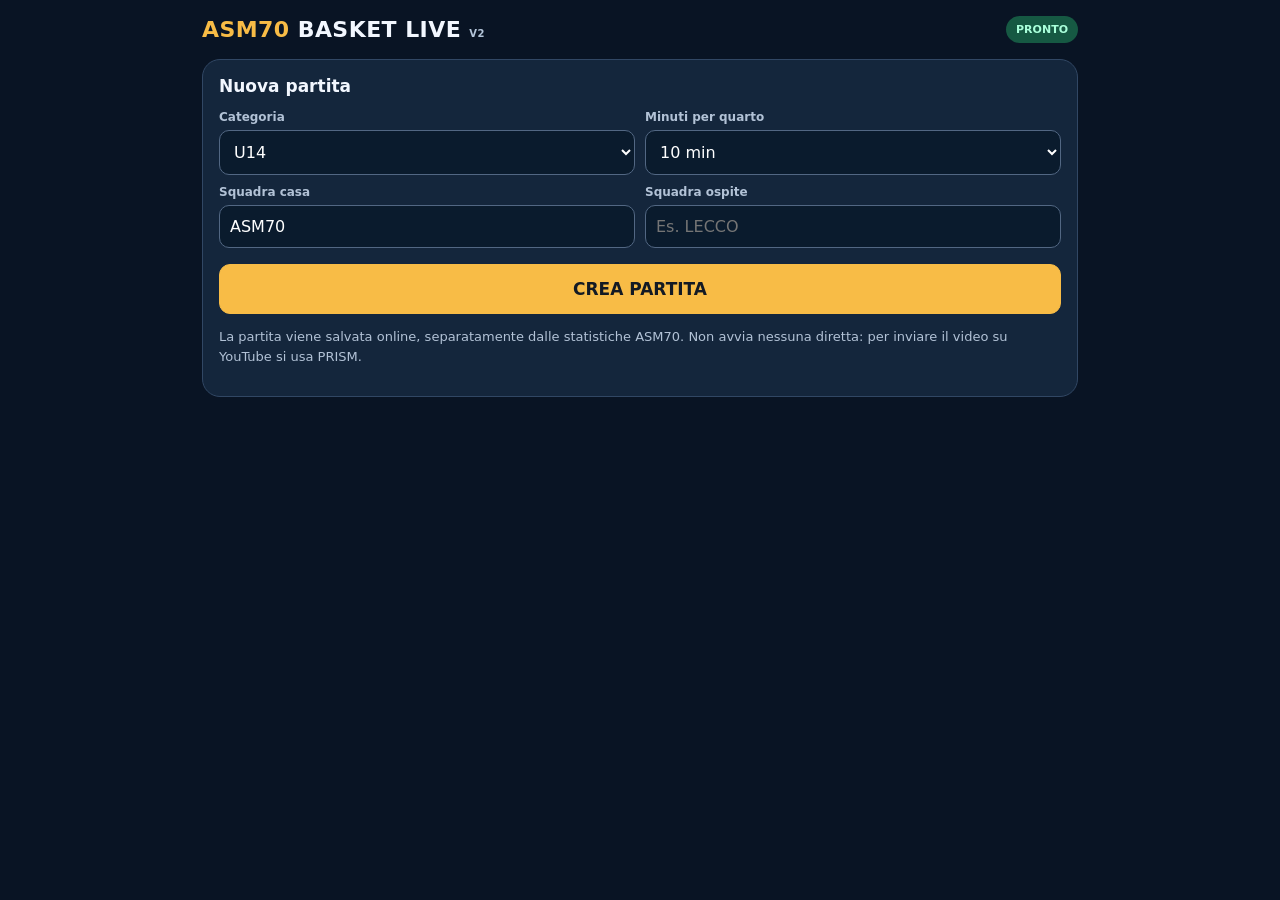
<file: basket-live/index.html>
<!doctype html>
<html lang="it">
<head>
<meta charset="UTF-8">
<meta name="viewport" content="width=device-width,initial-scale=1,viewport-fit=cover">
<meta name="theme-color" content="#0a1525">
<title>ASM70 • Basket Live</title>
<style>
:root{color-scheme:dark;--bg:#091424;--panel:#14263c;--border:#314764;--text:#f2f7ff;--muted:#b2c2d6;--accent:#f8bc46;--green:#66d6ae;--warn:#ff7982}*{box-sizing:border-box}html,body{margin:0;font-family:system-ui,-apple-system,Segoe UI,Roboto,sans-serif;background:var(--bg);color:var(--text)}button,input,select{font:inherit}button{touch-action:manipulation;cursor:pointer}button:disabled{opacity:.5}a{color:#a7d3ff}
main{max-width:900px;margin:auto;padding:16px 12px 70px}.brand{display:flex;justify-content:space-between;gap:10px;align-items:center;margin:0 0 16px}.brand strong{font-size:22px;letter-spacing:.02em}.brand strong span{color:var(--accent)}.status{font-size:11px;font-weight:800;background:#244158;padding:7px 10px;border-radius:30px;white-space:nowrap}.status.good{background:#165943;color:#a9ffda}.status.bad{background:#5a3037;color:#ffd0d2}
.panel{background:var(--panel);border:1px solid var(--border);border-radius:18px;padding:16px;margin:0 0 15px}.panel h2{font-size:17px;margin:0 0 14px}.muted{font-size:13px;color:var(--muted);line-height:1.55}.field-grid{display:grid;grid-template-columns:1fr 1fr;gap:10px}.field{min-width:0}.field label{display:block;font-weight:700;font-size:12px;color:var(--muted);margin:0 0 6px}.field input,.field select{background:#0a1b2d;border:1px solid #526783;color:white;border-radius:10px;padding:11px 10px;width:100%;min-width:0}.wide{grid-column:1/-1}
.btn{border:1px solid #526b89;background:#283d57;color:white;font-weight:800;border-radius:11px;padding:11px 10px;min-height:43px}.btn:active{filter:brightness(1.25)}.btn.primary{background:var(--accent);border-color:var(--accent);color:#131a24}.btn.green{background:#217a5b;border-color:#309f7a}.btn.danger{background:#73313a;border-color:#a54854}.btn.full{width:100%}.btn.big{font-size:17px;padding:14px}
.columns{display:grid;grid-template-columns:1fr 1fr;gap:10px}.team{background:#091b2d;border:1px solid #3d5878;border-radius:14px;padding:12px 9px;text-align:center;min-width:0}.team-name{font-size:clamp(14px,3.5vw,21px);font-weight:850;overflow-wrap:anywhere;min-height:42px;display:flex;align-items:center;justify-content:center}.score{font-size:clamp(58px,13vw,99px);line-height:1;font-weight:950;letter-spacing:-.04em;font-variant-numeric:tabular-nums;margin:5px 0 14px}.points{display:grid;grid-template-columns:repeat(3,1fr);gap:5px}.points button{padding:15px 1px;font-size:20px}.other{display:flex;gap:5px;justify-content:center;align-items:center;flex-wrap:wrap;margin-top:10px}.other button{font-size:12px;padding:9px 8px}.info-strip{display:flex;justify-content:space-between;align-items:center;color:var(--muted);font-size:12px;margin-top:10px}
.clock{font-size:clamp(65px,14vw,104px);font-weight:950;text-align:center;line-height:1.1;font-variant-numeric:tabular-nums;letter-spacing:-.03em}.clock.low{color:var(--warn)}.period{text-align:center;font-size:18px;color:var(--accent);font-weight:850;margin:4px 0 15px}.actions{display:grid;grid-template-columns:repeat(3,1fr);gap:8px}.actions2{display:grid;grid-template-columns:repeat(2,1fr);gap:8px;margin-top:8px}.utility{display:flex;gap:8px;flex-wrap:wrap;margin-top:10px}.utility .btn{flex:1 1 120px}.preview{position:relative;aspect-ratio:16/9;background:linear-gradient(120deg,#3b4857,#172736);border-radius:10px;overflow:hidden;margin:10px 0}.preview:before{content:"ANTEPRIMA GRAFICA SUL VIDEO";color:#d7e4f4a0;position:absolute;top:34%;left:0;right:0;text-align:center;font-size:11px;letter-spacing:.14em}.preview iframe{position:absolute;width:100%;height:100%;border:0;pointer-events:none}
details{margin:12px 0}summary{font-weight:800;cursor:pointer}ol{padding-left:20px}.hint{font-size:13px;line-height:1.55;color:var(--muted)}.hidden{display:none!important}.warn{color:#ffd1a1}#toast{position:fixed;z-index:10;bottom:15px;left:50%;transform:translateX(-50%);max-width:95%;background:#eef5ff;color:#0c223e;padding:11px 16px;border-radius:10px;font-weight:800;box-shadow:0 8px 25px #0008;display:none;text-align:center}
.overlay-page{background:transparent!important;overflow:hidden;width:100%;height:100%;color:white}.overlay-page #main{display:none}.overlay-page #overlay{display:block}.overlay-page #toast{display:none!important}
#overlay{display:none;position:fixed;inset:0;pointer-events:none;background:transparent}.scorebar{position:absolute;left:5%;bottom:5%;width:90%;height:14%;display:grid;grid-template-columns:minmax(0,1fr) minmax(110px,.37fr) minmax(0,1fr);box-shadow:0 6px 22px #0008;font-variant-numeric:tabular-nums}.bar-team{display:flex;align-items:center;justify-content:space-between;gap:2%;background:#12243de8;border:2px solid #8192ae;padding:1% 3%;min-width:0}.bar-team:first-child{border-radius:10px 0 0 10px}.bar-team:last-child{flex-direction:row-reverse;border-radius:0 10px 10px 0}.bar-name{font-size:clamp(12px,2.55vw,44px);font-weight:950;white-space:nowrap;text-overflow:ellipsis;overflow:hidden}.bar-score{font-size:clamp(25px,4.5vw,85px);font-weight:1000;min-width:1.5em;text-align:center}.bar-mid{background:#f8bc46;color:#14202e;display:flex;flex-direction:column;align-items:center;justify-content:center;padding:2% 1%;font-weight:900}.bar-time{font-size:clamp(13px,2.45vw,48px);line-height:1.1;white-space:nowrap}.bar-quarter{font-size:clamp(9px,1.1vw,20px);white-space:nowrap}.bar-extra{position:absolute;bottom:21%;width:100%;left:0;text-align:center;font-size:clamp(10px,1.35vw,21px);font-weight:850;text-shadow:0 2px 7px #000}.bar-extra span{background:#14243ddd;border-radius:5px;padding:5px 10px}
@media(max-width:420px){.panel{padding:11px}.brand strong{font-size:18px}.score{font-size:64px}.actions{gap:5px}.btn{padding:9px 6px}.scorebar{grid-template-columns:minmax(0,1fr) 23% minmax(0,1fr)}}
</style></head>
<body>
<div id="overlay">
 <div class="bar-extra"><span id="o-extras">FALLI 0 • 0</span></div>
 <div class="scorebar">
  <div class="bar-team"><div class="bar-name" id="o-home">ASM70</div><div class="bar-score" id="o-hs">0</div></div>
  <div class="bar-mid"><div class="bar-time" id="o-time">10:00</div><div class="bar-quarter" id="o-q">1° QUARTO</div></div>
  <div class="bar-team"><div class="bar-name" id="o-away">OSPITI</div><div class="bar-score" id="o-as">0</div></div>
 </div>
</div>
<main id="main">
 <div class="brand"><strong><span>ASM70</span> BASKET LIVE <small style="font-size:10px;color:#b4c5d9">V2</small></strong><span class="status" id="status">CONNESSIONE</span></div>
 <section class="panel" id="setup">
  <h2>Nuova partita</h2>
  <div class="field-grid">
   <div class="field"><label for="cat">Categoria</label><select id="cat"><option>U13</option><option selected>U14</option><option>U15</option><option>Esordienti</option><option>Altro</option></select></div>
   <div class="field"><label for="mins">Minuti per quarto</label><select id="mins"><option value="8">8 min</option><option value="10" selected>10 min</option><option value="12">12 min</option></select></div>
   <div class="field"><label for="home">Squadra casa</label><input id="home" value="ASM70" maxlength="28"></div>
   <div class="field"><label for="away">Squadra ospite</label><input id="away" placeholder="Es. LECCO" maxlength="28"></div>
  </div>
  <button class="btn primary full big" id="create" style="margin-top:16px">CREA PARTITA</button>
  <p class="hint">La partita viene salvata online, separatamente dalle statistiche ASM70. Non avvia nessuna diretta: per inviare il video su YouTube si usa PRISM.</p>
 </section>
 <div id="control" class="hidden">
  <section class="panel">
   <div class="columns">
    <div class="team">
     <div class="team-name" id="hname">ASM70</div><div class="score" id="hscore">0</div>
     <div class="points"><button class="btn primary" data-do="h1">+1</button><button class="btn primary" data-do="h2">+2</button><button class="btn primary" data-do="h3">+3</button></div>
     <div class="other"><button class="btn" data-do="hm1">−1</button><button class="btn" data-do="hf1">+ fallo</button><button class="btn" data-do="hfm1">− fallo</button></div>
     <div class="info-strip"><span id="hf">Falli 0</span><button class="btn" data-do="hp">Possesso</button></div>
    </div>
    <div class="team">
     <div class="team-name" id="aname">AVVERSARI</div><div class="score" id="ascore">0</div>
     <div class="points"><button class="btn primary" data-do="a1">+1</button><button class="btn primary" data-do="a2">+2</button><button class="btn primary" data-do="a3">+3</button></div>
     <div class="other"><button class="btn" data-do="am1">−1</button><button class="btn" data-do="af1">+ fallo</button><button class="btn" data-do="afm1">− fallo</button></div>
     <div class="info-strip"><span id="af">Falli 0</span><button class="btn" data-do="ap">Possesso</button></div>
    </div>
   </div>
  </section>
  <section class="panel">
   <div class="clock" id="clock">10:00</div><div class="period" id="period">1° QUARTO</div>
   <div class="actions"><button class="btn" data-do="qprev">◀ Quarto</button><button class="btn green big" id="toggle" data-do="toggle">▶ AVVIA</button><button class="btn" data-do="qnext">Quarto ▶</button></div>
   <div class="actions2"><button class="btn" data-do="minus10">−10 secondi</button><button class="btn" data-do="plus10">+10 secondi</button><button class="btn danger" data-do="reset">↻ Reimposta tempo</button><button class="btn" data-do="undo">↶ Annulla ultima</button></div>
   <div class="actions2"><button class="btn" data-do="break">INTERVALLO</button><button class="btn danger" data-do="final">FINALE</button></div>
   <p class="muted" style="text-align:center">Il cronometro è manuale, non collegato a quello ufficiale. Ogni aggiornamento viene inviato alla grafica su YouTube.</p>
  </section>
  <section class="panel">
   <h2>Collegamento al video</h2>
   <div class="utility"><button class="btn primary" id="copy-overlay">COPIA LINK OVERLAY</button><button class="btn" id="copy-control">COPIA LINK REGIA</button></div>
   <div class="preview" id="preview"></div>
   <p class="muted">Il link OVERLAY va inserito una sola volta in PRISM come sorgente Web. Il link REGIA è riservato: consente di modificare il risultato.</p>
   <details><summary>Come usare un solo telefono con PRISM e YouTube</summary>
   <ol class="hint"><li>Installa PRISM Live Studio su Android e collega il tuo canale YouTube abilitato alle dirette.</li><li>In PRISM aggiungi la sorgente Widget → Web usando il LINK OVERLAY e allargala al formato video 16:9.</li><li>Imposta la diretta YouTube come Non in elenco; disattiva eventuale registrazione locale e avvia la diretta.</li><li>In Android abilita per PRISM la visualizzazione sopra altre app e la trasmissione in background; disabilita le limitazioni batteria se necessario.</li><li>Ritorna al browser per segnare i punti: PRISM deve continuare a riprendere e trasmettere.</li><li>Alla fine torna in PRISM e termina completamente la diretta; controlla l'archivio in YouTube Studio.</li></ol>
   <p class="hint warn">Prima di una partita vera fai una prova di 3-5 minuti: la videocamera in background e la connessione possono comportarsi diversamente a seconda del telefono.</p>
   </details>
   <details><summary>Modifica nomi delle squadre</summary><div class="field-grid" style="margin-top:12px"><div class="field"><label>Casa</label><input id="edit-home"></div><div class="field"><label>Ospiti</label><input id="edit-away"></div></div><button class="btn" id="save-names" style="margin-top:8px">Salva nomi</button></details>
   <button class="btn full" id="new-game" style="margin-top:10px">Nuova partita (non cancella questa)</button>
  </section>
 </div>
</main>
<div id="toast" role="status" aria-live="polite"></div>
<script>
(function(){
"use strict";
const PROJECT_URL="https://gtiescrhzsctcyfjuixq.supabase.co";
const PUBLISHABLE_KEY="sb_publishable_W1Ygs4iWPPv8UUTtjUMetA_TA14SEc-";
const $=id=>document.getElementById(id);
const params=new URLSearchParams(location.search);
const overlay=params.get("mode")==="overlay";
const gameId=params.get("game")||"";
let id=gameId,token=params.get("key")||"",g=null,version=0,serverOffset=0,queue=Promise.resolve(),undoHistory=[],busy=false;
const c=x=>JSON.parse(JSON.stringify(x));
const clip=(v,min,max)=>Math.max(min,Math.min(max,v));
const now=()=>Date.now()+serverOffset;
const quarterLabel=q=>q<=4?q+"° QUARTO":"SUPPL. "+(q-4);
function remaining(s=g){if(!s)return 0;let ms=Math.max(0,Number(s.clock_ms)||0);if(s.clock_running&&s.clock_anchor!==null)ms-=Math.max(0,now()-Number(s.clock_anchor));return Math.max(0,ms)}
function fmt(ms){const secs=Math.max(0,Math.ceil(ms/1000));return Math.floor(secs/60)+":"+String(secs%60).padStart(2,"0")}
function settle(s){s.clock_ms=Math.round(remaining(s));s.clock_anchor=s.clock_running?now():null;if(s.clock_ms<=0){s.clock_running=false;s.clock_anchor=null}}
function toast(m){if(overlay)return;const el=$("toast");el.textContent=m;el.style.display="block";clearTimeout(toast.timer);toast.timer=setTimeout(()=>el.style.display="none",3100)}
function status(m,good){if(overlay)return;const el=$("status");el.textContent=m;el.className="status "+(good?"good":"bad")}
async function rpc(name,body){const t0=Date.now();const r=await fetch(PROJECT_URL+"/rest/v1/rpc/asm70_basket_"+name,{method:"POST",cache:"no-store",headers:{"apikey":PUBLISHABLE_KEY,"Content-Type":"application/json"},body:JSON.stringify(body)});const raw=await r.text();let data;try{data=raw?JSON.parse(raw):null}catch{throw Error("Risposta non valida dal server")}if(!r.ok)throw Error(data&&data.message?data.message:"Errore connessione "+r.status);if(data&&data.server_time)serverOffset=Number(data.server_time)-(t0+Date.now())/2;return data}
function makeUrl(mode,secret){const u=new URL(location.href);u.search="";u.searchParams.set("mode",mode);u.searchParams.set("game",id);if(secret&&token)u.searchParams.set("key",token);return u.toString()}
function generateToken(){const b=new Uint8Array(32);crypto.getRandomValues(b);return Array.from(b,v=>v.toString(16).padStart(2,"0")).join("")}
function saveToken(){if(id&&token)try{localStorage.setItem("asm70-basket-token-"+id,token)}catch{}}
function draw(){
 if(!g)return;
 $("o-home").textContent=g.home;$("o-away").textContent=g.away;$("o-hs").textContent=g.score_home;$("o-as").textContent=g.score_away;
 $("o-q").textContent=quarterLabel(g.quarter);
 $("o-extras").textContent="FALLI "+g.fouls_home+"   •   "+g.fouls_away+"   "+(g.possession==="h"?"◀ POSSESSO":g.possession==="a"?"POSSESSO ▶":"");
 drawClock();
 if(overlay)return;
 $("setup").classList.add("hidden");$("control").classList.remove("hidden");
 $("hname").textContent=g.home;$("aname").textContent=g.away;$("hscore").textContent=g.score_home;$("ascore").textContent=g.score_away;
 $("hf").textContent="Falli "+g.fouls_home;$("af").textContent="Falli "+g.fouls_away;$("period").textContent=quarterLabel(g.quarter);
 $("toggle").textContent=g.clock_running?"❚❚ PAUSA":"▶ AVVIA";
 if(!$("preview").firstChild){const f=document.createElement("iframe");f.src=makeUrl("overlay",false);f.title="Anteprima grafica";f.loading="lazy";$("preview").appendChild(f)}
}
function drawClock(){if(!g)return;const t=g.status==="final"?"FINALE":g.status==="break"?"INTERVALLO":fmt(remaining());$("o-time").textContent=t;
 if(!overlay){$("clock").textContent=fmt(remaining());$("clock").classList.toggle("low",remaining()<60000)}}
function stamp(d){g=d.game;version=Number(d.version);draw()}
async function fetchLatest(force){if(!id)return;const r=await rpc("read",{p_id:id});if(!r)throw Error("Partita non trovata");if(force||!g||Number(r.version)>version)stamp(r)}
async function create(){
 const h=$("home").value.trim(),a=$("away").value.trim();if(!h||!a){toast("Inserisci entrambe le squadre");return}
 const b=$("create");b.disabled=true;
 try{
  token=generateToken();g={home:h,away:a,category:$("cat").value,score_home:0,score_away:0,fouls_home:0,fouls_away:0,quarter:1,minutes:Number($("mins").value),clock_ms:Number($("mins").value)*60000,clock_running:false,clock_anchor:null,possession:"",status:"live"};
  const d=await rpc("create",{p_game:g,p_token:token});id=d.id;stamp(d);saveToken();
  const u=new URL(location.href);u.search="?mode=control&game="+encodeURIComponent(id);history.replaceState({},"",u.toString());status("ONLINE",true);toast("Partita creata: copia il link OVERLAY");
 }catch(e){g=null;toast(e.message);status("ERRORE",false)}
 finally{b.disabled=false}
}
function change(action){
 if(!g||!token)return toast("Apri il link REGIA autorizzato");
 queue=queue.then(async()=>{
  const previous=c(g),s=c(g);settle(s);
  const score=(side,n)=>{const k="score_"+side;s[k]=clip(s[k]+n,0,999)};
  const foul=(side,n)=>{const k="fouls_"+side;s[k]=clip(s[k]+n,0,99)};
  if(action==="h1")score("home",1);else if(action==="h2")score("home",2);else if(action==="h3")score("home",3);
  else if(action==="a1")score("away",1);else if(action==="a2")score("away",2);else if(action==="a3")score("away",3);
  else if(action==="hm1")score("home",-1);else if(action==="am1")score("away",-1);
  else if(action==="hf1")foul("home",1);else if(action==="hfm1")foul("home",-1);
  else if(action==="af1")foul("away",1);else if(action==="afm1")foul("away",-1);
  else if(action==="hp")s.possession=s.possession==="h"?"":"h";
  else if(action==="ap")s.possession=s.possession==="a"?"":"a";
  else if(action==="toggle"){s.clock_running=!(s.clock_running&&s.clock_ms>0);if(s.clock_ms===0)s.clock_running=false;s.clock_anchor=s.clock_running?now():null;s.status="live"}
  else if(action==="plus10"){s.clock_ms=clip(s.clock_ms+10000,0,900000);s.clock_anchor=s.clock_running?now():null}
  else if(action==="minus10"){s.clock_ms=Math.max(0,s.clock_ms-10000);if(!s.clock_ms)s.clock_running=false;s.clock_anchor=s.clock_running?now():null}
  else if(action==="reset"){if(!confirm("Reimpostare il cronometro del quarto?"))return;s.clock_running=false;s.clock_anchor=null;s.clock_ms=(s.quarter>4?5:s.minutes)*60000}
  else if(action==="qnext"||action==="qprev"){s.quarter=clip(s.quarter+(action==="qnext"?1:-1),1,20);s.fouls_home=0;s.fouls_away=0;s.clock_ms=(s.quarter>4?5:s.minutes)*60000;s.clock_running=false;s.clock_anchor=null;s.status="live"}
  else if(action==="break"){s.clock_running=false;s.clock_anchor=null;s.status=s.status==="break"?"live":"break"}
  else if(action==="final"){if(!confirm("Segnare la partita come conclusa?"))return;s.clock_running=false;s.clock_anchor=null;s.status="final"}
  else if(action==="names"){s.home=$("edit-home").value.trim().slice(0,28)||s.home;s.away=$("edit-away").value.trim().slice(0,28)||s.away}
  else if(action==="undo"){if(!undoHistory.length)return toast("Nessuna azione da annullare");const old=undoHistory.pop();settle(old);Object.assign(s,old)}
  g=s;draw();busy=true;
  try{const d=await rpc("save",{p_id:id,p_token:token,p_game:s,p_expected_version:version});stamp(d);status("ONLINE",true);if(action!=="undo"){undoHistory.push(previous);if(undoHistory.length>25)undoHistory.shift()}}
  catch(e){g=previous;draw();status("ERRORE RETE",false);toast(e.message);await fetchLatest(true).catch(()=>{})}
  finally{busy=false}
 }).catch(e=>{busy=false;toast(e.message)});
}
async function copy(text){try{await navigator.clipboard.writeText(text);toast("Link copiato")}catch{prompt("Copia il link:",text)}}
function init(){
 if(overlay){document.documentElement.classList.add("overlay-page");$("main").remove()}
 if(!overlay){
  $("create").addEventListener("click",create);
  document.addEventListener("click",e=>{const b=e.target.closest("[data-do]");if(b)change(b.dataset.do)});
  $("copy-overlay").addEventListener("click",()=>copy(makeUrl("overlay",false)));
  $("copy-control").addEventListener("click",()=>copy(makeUrl("control",true)));
  $("new-game").addEventListener("click",()=>location.href=location.pathname);
  $("save-names").addEventListener("click",()=>change("names"));
  $("edit-home").value="ASM70";$("edit-away").value="";
 }
 if(id){
  if(!overlay){
   if(!token)try{token=localStorage.getItem("asm70-basket-token-"+id)||""}catch{}
   if(token){saveToken();if(params.has("key")){const u=new URL(location.href);u.searchParams.delete("key");history.replaceState({},"",u)}}
   else{status("SOLA LETTURA",false);document.querySelectorAll("[data-do],#save-names").forEach(b=>b.disabled=true)}
  }
  fetchLatest(true).then(()=>{if(!overlay&&token)status("ONLINE",true)}).catch(e=>{status("NON CONNESSO",false);toast(e.message)});
 }
 if(!overlay)status(id?"CONNESSIONE...":"PRONTO",true);
 setInterval(drawClock,180);
 setInterval(()=>{if(id&&!busy)fetchLatest(false).then(()=>{if(!overlay&&token)status("ONLINE",true)}).catch(()=>{if(!overlay)status("RETE ASSENTE",false)})},overlay?1200:3000);
 document.addEventListener("visibilitychange",()=>{if(!document.hidden&&id&&!busy)fetchLatest(false).catch(()=>{})});
}
init();
})();
</script></body></html>
</file>
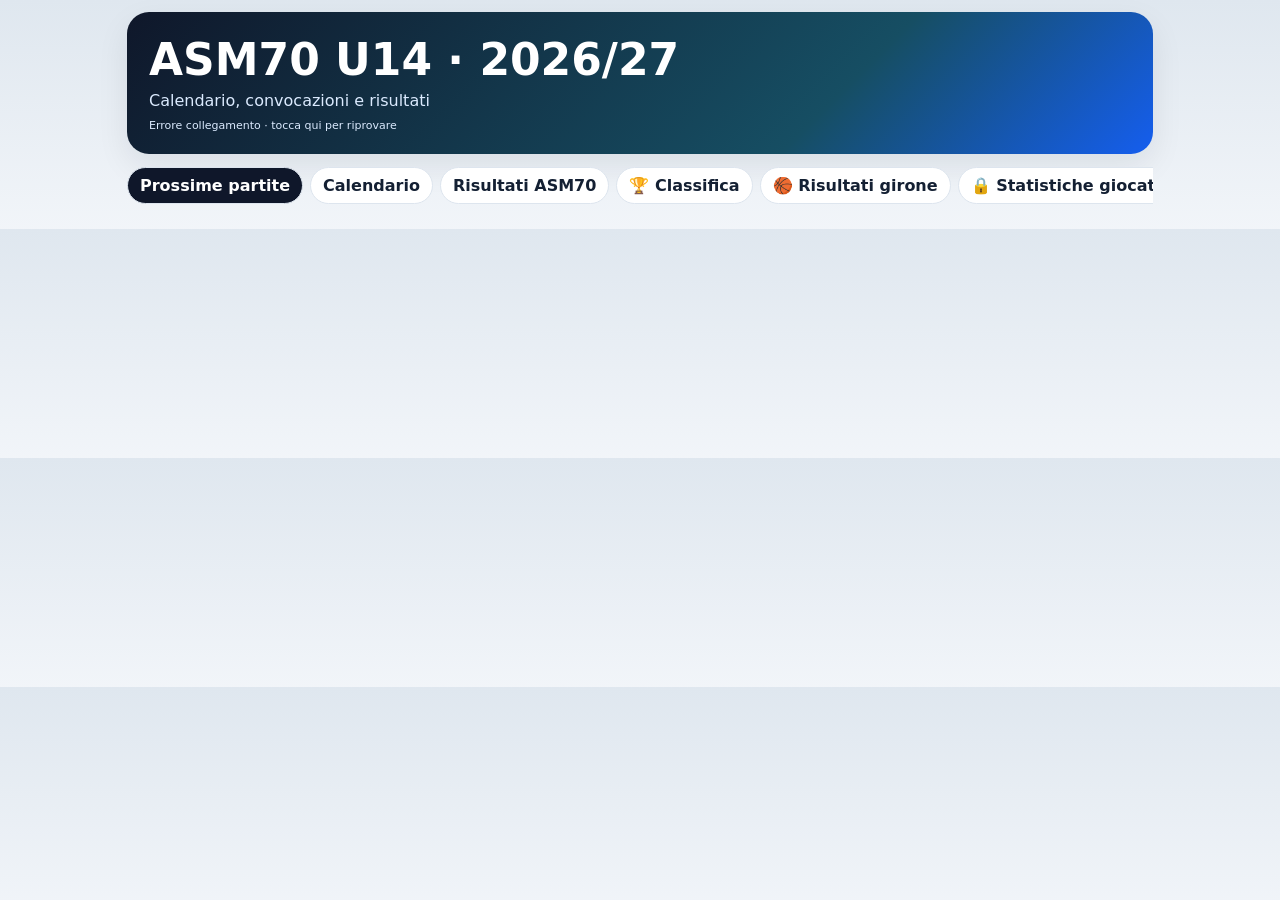
<file: U14/index.html>
<!doctype html>
<html lang="it"><head>
<meta charset="utf-8"><meta name="viewport" content="width=device-width,initial-scale=1,viewport-fit=cover">
<meta name="theme-color" content="#0f172a"><meta http-equiv="Cache-Control" content="no-cache, no-store, must-revalidate"><title>ASM70 U14 · 2026/27</title>
<style>
:root{--bg:#eef2f7;--panel:#fff;--ink:#142033;--mut:#68768a;--line:#dde5ee;--nav:#0f172a;--blue:#155eef;--shadow:0 12px 32px rgba(15,23,42,.08)}*{box-sizing:border-box}body{margin:0;font-family:system-ui,-apple-system,Segoe UI,sans-serif;background:linear-gradient(#dfe7ef,#f7f9fc 300px,#eef2f7);color:var(--ink)}button{font:inherit;cursor:pointer}.app{max-width:1050px;margin:auto;padding:12px}.hero{background:linear-gradient(135deg,#0f172a,#164e63 68%,#155eef);color:#fff;border-radius:22px;padding:22px;box-shadow:var(--shadow)}.hero h1{margin:0;font-size:clamp(28px,6vw,44px)}.hero p{margin:6px 0 0;color:#dbeafe}.status{font-size:11px;color:#dbeafe;margin-top:9px}.tabs{display:flex;gap:7px;margin:13px 0;overflow:auto}.tab{white-space:nowrap;border:1px solid var(--line);background:#fff;color:var(--ink);text-decoration:none;border-radius:999px;padding:8px 12px;font-weight:850}.tab.on{background:var(--nav);color:#fff}.view{display:none}.view.on{display:block}.games{display:grid;gap:10px}.card{background:#fff;border:1px solid var(--line);border-radius:16px;padding:14px;box-shadow:var(--shadow)}.top{display:flex;justify-content:space-between;gap:10px}.date{font-size:12px;font-weight:900;color:var(--blue);text-transform:capitalize}.card h3{margin:4px 0 6px;font-size:18px}.score{font-size:24px;font-weight:950;white-space:nowrap}.meta{font-size:12px;color:var(--mut);line-height:1.55}.badges,.names{display:flex;gap:6px;flex-wrap:wrap;margin-top:8px}.badge,.name{border-radius:999px;padding:5px 8px;font-size:10px;font-weight:800;background:#f1f5f9}.home{background:#e0f2fe;color:#075985}.away{background:#f3e8ff;color:#6b21a8}.confirmed{background:#dcfce7;color:#166534}.tbc{background:#fef3c7;color:#92400e}.postponed,.cancelled{background:#fee2e2;color:#991b1b}.played{background:#e2e8f0;color:#334155}.note{margin-top:9px;background:#fff7ed;border:1px solid #fed7aa;border-radius:10px;padding:9px;font-size:12px}.map{display:inline-block;margin-top:8px;color:var(--blue);font-weight:850;text-decoration:none;font-size:12px}.empty{background:#fff;border:1px dashed #cbd5e1;border-radius:14px;padding:26px;text-align:center;color:var(--mut)}.monthbar{display:flex;justify-content:center;align-items:center;gap:8px;margin-bottom:8px}.m{min-width:155px;text-align:center;font-weight:900;text-transform:capitalize}.calh,.cal{display:grid;grid-template-columns:repeat(7,1fr);gap:4px}.calh div{text-align:center;font-size:9px;color:var(--mut);font-weight:850;padding:4px}.day{min-height:76px;border:1px solid var(--line);border-radius:9px;padding:5px;background:#fff}.day.blank{border:0;background:transparent}.ev{font-size:8px;font-weight:850;background:#e0f2fe;color:#075985;padding:4px;border-radius:6px;margin-top:4px}.result-card{padding:16px}.result-main{display:grid;grid-template-columns:minmax(0,1fr) auto;gap:12px;align-items:center}.result-match{font-size:19px;font-weight:950;line-height:1.25;margin-top:5px}.result-score{font-size:30px;font-weight:1000;white-space:nowrap;font-variant-numeric:tabular-nums}.outcome{display:inline-flex;align-items:center;gap:6px;margin-top:10px;border-radius:999px;padding:7px 10px;font-size:11px;font-weight:1000}.outcome.win{background:#dcfce7;color:#166534}.outcome.loss{background:#fee2e2;color:#991b1b}.outcome.draw{background:#fef3c7;color:#92400e}@media(max-width:600px){.app{padding:7px}.hero{padding:18px 14px;border-radius:18px}.day{min-height:62px}.ev{font-size:7px}.score{font-size:20px}.result-match{font-size:16px}.result-score{font-size:25px}}
</style></head><body><div class="app">
<header class="hero"><h1 id="title">ASM70 U14 · 2026/27</h1><p id="sub">Calendario, convocazioni e risultati</p><div class="status" id="status">Connessione…</div></header>
<div class="tabs"><button class="tab on" data-v="up">Prossime partite</button><button class="tab" data-v="calendar">Calendario</button><button class="tab" data-v="results">Risultati ASM70</button><button class="tab" data-v="standings">🏆 Classifica</button><button class="tab" data-v="allresults">🏀 Risultati girone</button><a class="tab" href="./statistiche-private.html">🔒 Statistiche giocatori</a><a class="tab" href="./calendario-pdf.html">📄 PDF calendario</a></div>
<section class="view on" id="up"><div class="games" id="games"></div></section>
<section class="view" id="calendar"><div class="monthbar"><button id="prev">‹</button><div class="m" id="month"></div><button id="next">›</button></div><div class="calh"><div>Lun</div><div>Mar</div><div>Mer</div><div>Gio</div><div>Ven</div><div>Sab</div><div>Dom</div></div><div class="cal" id="cal"></div></section>
<section class="view" id="results"><div class="games" id="res"></div></section>
<section class="view" id="standings"><div class="card"><h2 style="margin:0 0 6px">🏆 Classifica generale · Girone I</h2><p class="meta" id="fip-update">Caricamento classifica ufficiale FIP…</p><div style="overflow-x:auto"><table id="fip-table" style="width:100%;border-collapse:collapse;text-align:left;white-space:nowrap;font-size:13px"><thead><tr><th>Pos.</th><th>Squadra</th><th>Pt</th><th>G</th><th>V</th><th>P</th><th>PF</th><th>PS</th></tr></thead><tbody><tr><td colspan="8">Caricamento…</td></tr></tbody></table></div><p class="meta" style="margin-top:14px">A pari punti tra due squadre prevalgono le vittorie negli scontri diretti (art. 62 R.E. Gare FIP); con tre o più squadre si usa la classifica avulsa. L'ordine mostrato è quello pubblicato dalla FIP.</p><a class="map" id="fip-link" target="_blank" rel="noopener noreferrer" href="https://fip.it/risultati/?group=campionati-regionali&amp;regione_codice=LO&amp;comitato_codice=PBG&amp;sesso=M&amp;codice_campionato=U14S/M&amp;codice_fase=1&amp;codice_girone=85648&amp;codice_ar=0&amp;giornata=5">Apri la classifica sul sito FIP →</a></div></section>
<section class="view" id="allresults"><div class="card" style="margin-bottom:12px"><h2 style="margin:0 0 6px">🏀 Risultati di tutte le squadre</h2><p class="meta" id="matches-update">Caricamento dati ufficiali FIP…</p><div style="display:flex;flex-wrap:wrap;gap:10px;margin-top:12px"><label style="font-size:12px;font-weight:800;flex:1;min-width:170px">Squadra<br><select id="matches-team" style="width:100%;padding:10px;border:1px solid #dde5ee;border-radius:10px;margin-top:4px"><option value="">Tutte le squadre</option></select></label><label style="font-size:12px;font-weight:800;flex:1;min-width:170px">Partite<br><select id="matches-status" style="width:100%;padding:10px;border:1px solid #dde5ee;border-radius:10px;margin-top:4px"><option value="played">Giocate</option><option value="all">Tutte</option><option value="upcoming">Da giocare</option></select></label></div><a class="map" target="_blank" rel="noopener noreferrer" href="https://fip.it/risultati/?group=campionati-regionali&amp;regione_codice=LO&amp;comitato_codice=PBG&amp;sesso=M&amp;codice_campionato=U14S/M&amp;codice_fase=1&amp;codice_girone=85648&amp;codice_ar=0&amp;giornata=5">Fonte ufficiale FIP →</a></div><div class="games" id="allmatches"><div class="empty">Caricamento risultati…</div></div></section>
</div><script>
const BASE='https://gtiescrhzsctcyfjuixq.supabase.co/rest/v1';
const KEY='sb_publishable_W1Ygs4iWPPv8UUTtjUMetA_TA14SEc-';
const $=s=>document.querySelector(s),$$=s=>[...document.querySelectorAll(s)];
let D={settings:null,players:[],games:[],callups:[]},CD=new Date();CD=new Date(CD.getFullYear(),CD.getMonth(),1,12);
const esc=s=>String(s??'').replace(/[&<>"']/g,c=>({'&':'&amp;','<':'&lt;','>':'&gt;','"':'&quot;',"'":'&#039;'}[c]));
const df=s=>{let a=String(s).split('-').map(Number);return new Date(a[0],a[1]-1,a[2],12)};
const sort=(a,b)=>(a.game_date+' '+(a.game_time||'')).localeCompare(b.game_date+' '+(b.game_time||''));
const st=v=>({confirmed:'Confermata',tbc:'Da confermare',postponed:'Rinviata',cancelled:'Annullata',played:'Giocata'}[v]||v);
const iso=d=>d.getFullYear()+'-'+String(d.getMonth()+1).padStart(2,'0')+'-'+String(d.getDate()).padStart(2,'0');
async function loadStandings(){try{let r=await fetch('./classifica-fip.json?t='+Date.now(),{cache:'no-store'});if(!r.ok)throw Error('HTTP '+r.status);let data=await r.json();if(!Array.isArray(data.teams)||data.teams.length!==5)throw Error('Dati incompleti');$('#fip-update').textContent='Fonte: FIP · Ultimo cambiamento rilevato '+new Date(data.updated_at).toLocaleString('it-IT');$('#fip-table tbody').innerHTML=data.teams.map(t=>`<tr style="border-top:1px solid #dde5ee;${/MORBEGNO 70/i.test(t.squadra)?'background:#dbeafe;font-weight:900':''}"><td style="padding:12px 8px">${t.posizione}</td><td style="padding:12px 8px">${esc(t.squadra)}</td><td>${t.punti}</td><td>${t.giocate}</td><td>${t.vinte}</td><td>${t.perse}</td><td>${t.pf}</td><td>${t.ps}</td></tr>`).join('')}catch(err){console.error(err);$('#fip-update').textContent='Classifica temporaneamente non disponibile. Consulta il portale FIP.';$('#fip-table tbody').innerHTML='<tr><td colspan="8">Impossibile caricare la classifica.</td></tr>'}}
let fipMatches=[];
function renderFipMatches(){let team=$('#matches-team').value,status=$('#matches-status').value;let shown=fipMatches.filter(m=>(!team||m.casa===team||m.ospite===team)&&(status==='all'||(status==='played'?m.giocata:!m.giocata)));$('#allmatches').innerHTML=shown.length?shown.map(m=>`<article class="card result-card"><div class="date">${esc(m.data)}${m.ora?' · '+esc(m.ora):''} · ${esc(m.fase)} ${m.giornata}ª giornata</div><div class="result-main" style="margin-top:8px"><div class="result-match" style="margin:0">${esc(m.casa)}<div style="font-size:12px;color:#64748b;margin:5px 0">contro</div>${esc(m.ospite)}</div><div class="result-score">${m.giocata?m.punti_casa+' – '+m.punti_ospite:'– : –'}</div></div><div class="meta" style="margin-top:8px">Gara FIP ${esc(m.id)} · ${m.giocata?'Risultato ufficiale':'In programma'}</div></article>`).join(''):'<div class="empty">Nessuna partita per i filtri selezionati.</div>'}
async function loadFipMatches(){try{let r=await fetch('./risultati-girone-fip.json?t='+Date.now(),{cache:'no-store'});if(!r.ok)throw Error('HTTP '+r.status);let data=await r.json();if(!Array.isArray(data.matches)||data.matches.length!==20)throw Error('Calendario incompleto');fipMatches=data.matches;$('#matches-update').textContent='Fonte FIP · Ultimo cambiamento rilevato '+new Date(data.updated_at).toLocaleString('it-IT')+' · '+fipMatches.filter(m=>m.giocata).length+' partite giocate su 20';let old=$('#matches-team').value,names=[...new Set(fipMatches.flatMap(m=>[m.casa,m.ospite]))].sort((a,b)=>a.localeCompare(b,'it'));$('#matches-team').innerHTML='<option value="">Tutte le squadre</option>'+names.map(n=>`<option value="${esc(n)}">${esc(n)}</option>`).join('');$('#matches-team').value=old;renderFipMatches()}catch(err){console.error(err);$('#matches-update').textContent='Impossibile caricare i risultati. Consulta la FIP.';$('#allmatches').innerHTML='<div class="empty">Dati temporaneamente non disponibili.</div>'}}
$('#matches-team').onchange=renderFipMatches;$('#matches-status').onchange=renderFipMatches;
async function api(path){const r=await fetch(BASE+path,{headers:{apikey:KEY},cache:'no-store'});if(!r.ok)throw new Error('HTTP '+r.status+' '+await r.text());return r.json()}
function players(g){let ids=D.callups.filter(c=>String(c.game_id)===String(g.id)).map(c=>String(c.player_id));return D.players.filter(p=>ids.includes(String(p.id))).sort((a,b)=>(a.display_order-b.display_order)||((a.jersey_number??999)-(b.jersey_number??999))||a.name.localeCompare(b.name))}
function card(g){let s=D.settings?.team_name||'ASM70 U14',valid=g.score_us!==null&&g.score_us!==undefined&&g.score_them!==null&&g.score_them!==undefined,ps=players(g),map=g.address?'https://www.google.com/maps/search/?api=1&query='+encodeURIComponent(g.address):'';return `<article class="card"><div class="top"><div><div class="date">${df(g.game_date).toLocaleDateString('it-IT',{weekday:'long',day:'numeric',month:'long',year:'numeric'})}${g.game_time?' · '+String(g.game_time).slice(0,5):''}</div><h3>${g.home_away==='home'?esc(s)+' – '+esc(g.opponent):esc(g.opponent)+' – '+esc(s)}</h3></div><div class="score">${valid?g.score_us+' - '+g.score_them:''}</div></div><div class="badges"><span class="badge ${g.home_away}">${g.home_away==='home'?'Casa':'Trasferta'}</span><span class="badge ${g.status}">${st(g.status)}</span>${g.round_label?`<span class="badge">${esc(g.round_label)}</span>`:''}</div><div class="meta">${g.venue?'📍 '+esc(g.venue)+'<br>':''}${g.address?esc(g.address)+'<br>':''}${g.meeting_time?'🕒 Ritrovo <b>'+String(g.meeting_time).slice(0,5)+'</b> ':''}${g.departure_time?'· Partenza <b>'+String(g.departure_time).slice(0,5)+'</b>':''}</div>${map?`<a class="map" target="_blank" href="${map}">Apri nel navigatore →</a>`:''}${ps.length?`<div class="names">${ps.map(p=>`<span class="name">${p.jersey_number!==null?'#'+p.jersey_number+' · ':''}${esc(p.name)}</span>`).join('')}</div>`:''}${g.notes?`<div class="note">${esc(g.notes)}</div>`:''}</article>`}
function resultCard(g){let s=D.settings?.team_name||'ASM70 U14',us=Number(g.score_us),them=Number(g.score_them),win=us>them,loss=us<them,out=win?'VITTORIA':loss?'SCONFITTA':'PAREGGIO',cls=win?'win':loss?'loss':'draw',left=g.home_away==='home'?s:g.opponent,right=g.home_away==='home'?g.opponent:s,leftScore=g.home_away==='home'?us:them,rightScore=g.home_away==='home'?them:us;return `<article class="card result-card"><div class="result-main"><div><div class="date">${df(g.game_date).toLocaleDateString('it-IT',{weekday:'long',day:'numeric',month:'long',year:'numeric'})}</div><div class="result-match">${esc(left)} – ${esc(right)}</div><div class="outcome ${cls}">${win?'✓ ':loss?'':'• '}${out}</div></div><div class="result-score">${leftScore} - ${rightScore}</div></div></article>`}
function render(){let s=D.settings||{team_name:'ASM70 U14',season:'2026/27',subtitle:'Calendario, convocazioni e risultati'};$('#title').textContent=s.team_name+' · '+s.season;$('#sub').textContent=s.subtitle||'Calendario, convocazioni e risultati';let t=new Date();t.setHours(0,0,0,0);let up=[...D.games].filter(g=>df(g.game_date)>=t&&!['played','cancelled'].includes(g.status)).sort(sort),rs=[...D.games].filter(g=>g.status==='played'||(g.score_us!==null&&g.score_them!==null)).sort((a,b)=>sort(b,a));$('#games').innerHTML=up.length?up.map(card).join(''):'<div class="empty">Nessuna partita futura.</div>';$('#res').innerHTML=rs.length?rs.map(resultCard).join(''):'<div class="empty">Nessun risultato.</div>';calendar()}
function calendar(){$('#month').textContent=CD.toLocaleDateString('it-IT',{month:'long',year:'numeric'});let b=$('#cal');b.innerHTML='';let f=new Date(CD.getFullYear(),CD.getMonth(),1,12),l=new Date(CD.getFullYear(),CD.getMonth()+1,0,12),o=(f.getDay()+6)%7;for(let i=0;i<o;i++)b.insertAdjacentHTML('beforeend','<div class="day blank"></div>');for(let n=1;n<=l.getDate();n++){let d=new Date(CD.getFullYear(),CD.getMonth(),n,12),x=document.createElement('div');x.className='day';x.innerHTML='<b>'+n+'</b>';D.games.filter(g=>g.game_date===iso(d)).sort(sort).forEach(g=>x.insertAdjacentHTML('beforeend','<div class="ev">'+String(g.game_time||'').slice(0,5)+' '+(g.home_away==='home'?'vs ':'@ ')+esc(g.opponent)+'</div>'));b.appendChild(x)}}
async function load(){try{$('#status').textContent='Aggiornamento…';let settings=await api('/team_settings?select=*&id=eq.1');if(!settings.length)throw new Error('Impostazioni squadra mancanti');let s=settings[0],season=encodeURIComponent(s.season);let [p,g,c]=await Promise.all([api('/players?select=*&active=eq.true&order=display_order.asc,name.asc'),api('/games?select=*&season=eq.'+season+'&order=game_date.asc,game_time.asc'),api('/game_callups?select=*')]);D={settings:s,players:p||[],games:g||[],callups:c||[]};render();$('#status').textContent='Aggiornato alle '+new Date().toLocaleTimeString('it-IT',{hour:'2-digit',minute:'2-digit'})}catch(err){console.error(err);$('#status').textContent='Errore collegamento · tocca qui per riprovare';$('#status').onclick=load}}
$$('.tab[data-v]').forEach(b=>b.onclick=()=>{$$('.tab').forEach(x=>x.classList.toggle('on',x===b));$$('.view').forEach(v=>v.classList.remove('on'));$('#'+b.dataset.v).classList.add('on');if(b.dataset.v==='standings')loadStandings();if(b.dataset.v==='allresults')loadFipMatches()});$('#prev').onclick=()=>{CD=new Date(CD.getFullYear(),CD.getMonth()-1,1,12);calendar()};$('#next').onclick=()=>{CD=new Date(CD.getFullYear(),CD.getMonth()+1,1,12);calendar()};load();loadStandings();loadFipMatches();setInterval(load,30000);setInterval(loadStandings,300000);setInterval(loadFipMatches,300000);
</script></body></html>
</file>
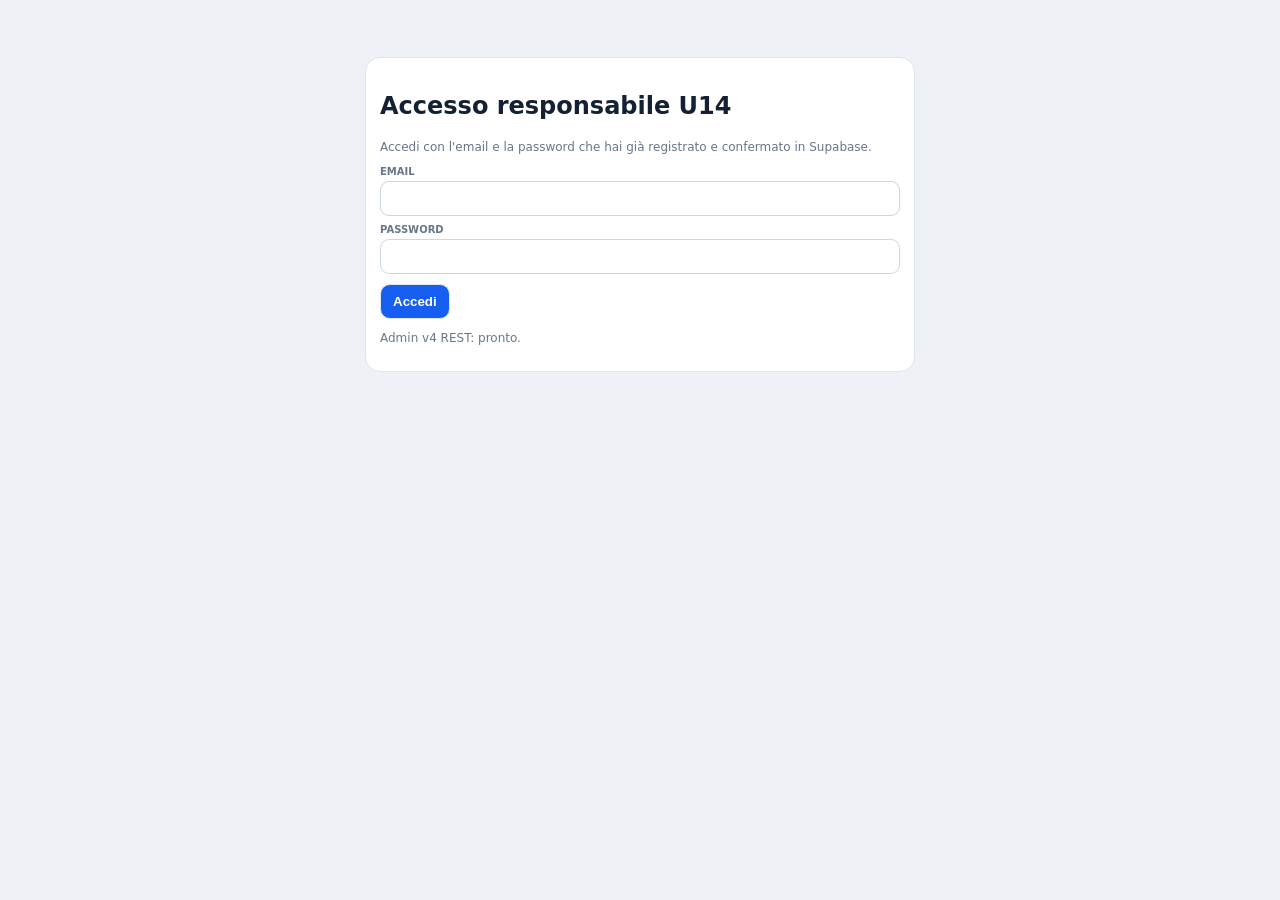
<file: U14/admin.html>
<!doctype html><html lang="it"><head><meta charset="utf-8"><meta name="viewport" content="width=device-width,initial-scale=1"><meta name="theme-color" content="#0f172a"><title>ASM70 U14 Admin</title><style>
body{margin:0;font-family:system-ui;background:#eef2f7;color:#142033}.app{max-width:1050px;margin:auto;padding:12px}.hero{background:linear-gradient(135deg,#0f172a,#155eef);color:#fff;border-radius:20px;padding:20px}.card{background:#fff;border:1px solid #dde5ee;border-radius:15px;padding:14px;margin-top:12px}.row{display:flex;justify-content:space-between;gap:8px;align-items:center;flex-wrap:wrap}.btn{border:1px solid #dde5ee;background:#fff;color:#142033;text-decoration:none;border-radius:10px;padding:9px 12px;font-weight:800;cursor:pointer;display:inline-block}.blue{background:#155eef;color:#fff}.danger{background:#fff1f2;color:#be123c}.grid{display:grid;grid-template-columns:1.4fr .8fr;gap:12px}.list{display:grid;gap:8px}.item{border:1px solid #dde5ee;border-radius:11px;padding:10px}.fields{display:grid;grid-template-columns:1fr 1fr;gap:8px}.full{grid-column:1/-1}label{display:block;font-size:10px;text-transform:uppercase;color:#68768a;font-weight:800;margin-bottom:4px}input,select,textarea{width:100%;box-sizing:border-box;padding:9px;border:1px solid #cdd7e3;border-radius:9px}textarea{min-height:70px}.hidden{display:none!important}.mut{color:#68768a;font-size:12px}.conv{display:grid;grid-template-columns:repeat(2,1fr);gap:6px;max-height:240px;overflow:auto}.ck{display:flex;gap:7px;align-items:center;border:1px solid #dde5ee;border-radius:9px;padding:7px}.ck input{width:auto}dialog{width:min(720px,calc(100vw - 18px));border:0;border-radius:16px;padding:0}.dh{padding:12px 14px;border-bottom:1px solid #dde5ee;font-weight:900}.db{padding:14px}@media(max-width:800px){.grid{grid-template-columns:1fr}.fields{grid-template-columns:1fr}.full{grid-column:auto}.conv{grid-template-columns:1fr}}
</style></head><body><div class="app"><section id="login" class="card" style="max-width:520px;margin:45px auto"><h2>Accesso responsabile U14</h2><p class="mut">Accedi con l'email e la password che hai già registrato e confermato in Supabase.</p><label>Email</label><input id="email" type="email"><label style="margin-top:8px">Password</label><input id="pwd" type="password"><div class="row" style="margin-top:10px"><button class="btn blue" id="signin">Accedi</button></div><p class="mut" id="msg">Admin v4 REST: pronto.</p></section><div id="panel" class="hidden"><header class="hero"><div class="row"><div><h1 id="title" style="margin:0">ASM70 U14</h1><div>Gestione calendario, convocati e risultati</div></div><div><button class="btn" id="newGame">+ Partita</button> <a class="btn" href="./referenti.html">📞 Referenti</a> <a class="btn" href="./calendario-pdf.html" target="_blank">📄 PDF calendario</a> <a class="btn" href="./sicurezza.html">🔐 Sicurezza account</a> <button class="btn" id="logout">Esci</button></div></div></header><div class="grid"><section class="card"><div class="row"><h2>Partite</h2><button class="btn blue" id="newGame2">+ Nuova</button></div><div class="list" id="games"></div></section><aside>
<section class="card"><div class="row"><h2>Roster</h2><button class="btn blue" id="newPlayer">+ Ragazzo</button></div><div class="list" id="players"></div></section>
<section class="card"><div class="row"><div><h2 style="margin:0 0 4px">Squadra / stagione</h2><div class="mut" id="teamInfo"></div></div><button class="btn blue" id="editTeam">Modifica</button></div><p class="mut">Puoi passare, ad esempio, da U14 2026/27 a U15 2027/28. Le vecchie partite restano archiviate e non vengono mischiate.</p></section>
</aside></div></div></div>
<dialog id="gdlg"><div class="dh">Partita</div><div class="db"><div class="fields"><div><label>Data</label><input id="gd" type="date"></div><div><label>Ora</label><input id="gt" type="time"></div><div><label>Avversario</label><input id="go"></div><div><label>Casa/Trasferta</label><select id="gs"><option value="home">Casa</option><option value="away">Trasferta</option></select></div><div><label>Palestra</label><input id="gv"></div><div><label>Indirizzo</label><input id="ga"></div><div><label>Ritrovo</label><input id="gm" type="time"></div><div><label>Partenza</label><input id="gp" type="time"></div><div><label>Stato</label><select id="gst"><option value="confirmed">Confermata</option><option value="tbc">Da confermare</option><option value="postponed">Rinviata</option><option value="cancelled">Annullata</option><option value="played">Giocata</option></select></div><div><label>Giornata</label><input id="gr"></div><div><label>Punti ASM70</label><input id="gu" type="number"></div><div><label>Punti avversario</label><input id="gx" type="number"></div><div class="full"><label>Note</label><textarea id="gn"></textarea></div></div><h3>Convocati</h3><div class="conv" id="conv"></div><div class="row" style="margin-top:10px"><button class="btn danger" id="delg">Elimina</button><div><button class="btn" id="cancelg">Annulla</button> <button class="btn blue" id="saveg">Salva</button></div></div></div></dialog>
<dialog id="pdlg"><div class="dh">Ragazzo</div><div class="db"><label>Nome</label><input id="pn"><label style="margin-top:8px">Numero maglia</label><input id="pnum" type="number"><div class="row" style="margin-top:10px"><button class="btn" id="cancelp">Annulla</button><button class="btn blue" id="savep">Salva</button></div></div></dialog><dialog id="tdlg"><div class="dh">Squadra / stagione</div><div class="db"><div class="fields"><div><label>Nome squadra</label><input id="tn"></div><div><label>Stagione</label><input id="ts" placeholder="2027/28"></div><div class="full"><label>Sottotitolo pagina genitori</label><input id="tst"></div></div><p class="mut">Cambiare stagione non cancella lo storico: il calendario mostrerà solo la stagione selezionata.</p><div class="row" style="margin-top:10px"><button class="btn" id="cancelt">Annulla</button><button class="btn blue" id="savet">Salva impostazioni</button></div></div></dialog>
<script>
function createLiteClient(BASE, KEY){
  const SK='u14_lite_session_v1';
  let session=null;
  try{session=JSON.parse(localStorage.getItem(SK)||'null')}catch(e){}
  const h=(auth=true)=>({'apikey':KEY,'Content-Type':'application/json',...(auth&&session?.access_token?{'Authorization':'Bearer '+session.access_token}:{})});
  async function refresh(){
    if(!session?.refresh_token) return false;
    try{
      const r=await fetch(BASE+'/auth/v1/token?grant_type=refresh_token',{method:'POST',headers:h(false),body:JSON.stringify({refresh_token:session.refresh_token}),cache:'no-store'});
      if(!r.ok)return false; session=await r.json(); localStorage.setItem(SK,JSON.stringify(session)); return true;
    }catch(e){return false}
  }
  async function req(url,opt={},retry=true){
    let r=await fetch(BASE+url,{...opt,headers:{...h(true),...(opt.headers||{})},cache:'no-store'});
    if(r.status===401&&retry&&await refresh()) return req(url,opt,false);
    return r;
  }
  class Q{
    constructor(table){this.table=table;this.mode='select';this.filters=[];this.orders=[];this.cols='*';this.payload=null;this.one=false;}
    select(c='*'){this.cols=c;return this}
    eq(k,v){this.filters.push([k,v]);return this}
    order(k,o={}){this.orders.push([k,o.ascending!==false]);return this}
    single(){this.one=true;return this}
    update(x){this.mode='update';this.payload=x;return this}
    insert(x){this.mode='insert';this.payload=x;return this}
    delete(){this.mode='delete';return this}
    then(ok,ko){return this.run().then(ok,ko)}
    async run(){
      try{
        let qs=[]; if(this.cols)qs.push('select='+encodeURIComponent(this.cols));
        this.filters.forEach(([k,v])=>qs.push(encodeURIComponent(k)+'=eq.'+encodeURIComponent(v)));
        if(this.orders.length)qs.push('order='+this.orders.map(([k,a])=>encodeURIComponent(k)+'.'+(a?'asc':'desc')).join(','));
        let url='/rest/v1/'+this.table+(qs.length?'?'+qs.join('&'):'');
        let opt={method:'GET'}, prefer='';
        if(this.mode==='update'){opt.method='PATCH';opt.body=JSON.stringify(this.payload);prefer=this.cols?'return=representation':'return=minimal'}
        else if(this.mode==='insert'){opt.method='POST';opt.body=JSON.stringify(this.payload);prefer=this.cols?'return=representation':'return=minimal'}
        else if(this.mode==='delete'){opt.method='DELETE';prefer='return=minimal'}
        if(prefer)opt.headers={'Prefer':prefer};
        const r=await req(url,opt);
        if(!r.ok){let er={message:'HTTP '+r.status};try{er=await r.json()}catch(e){};return {data:null,error:{message:er.message||er.msg||er.error_description||('HTTP '+r.status)}}}
        if(r.status===204)return {data:null,error:null};
        const t=await r.text();let data=t?JSON.parse(t):null;
        if(this.one&&Array.isArray(data))data=data[0]??null;
        return {data,error:null};
      }catch(e){return {data:null,error:{message:e.message||String(e)}}}
    }
  }
  return {
    auth:{
      async signInWithPassword({email,password}){
        try{const r=await fetch(BASE+'/auth/v1/token?grant_type=password',{method:'POST',headers:h(false),body:JSON.stringify({email,password}),cache:'no-store'});const j=await r.json();if(!r.ok)return {data:null,error:{message:j.error_description||j.msg||j.message||'Accesso non riuscito'}};session=j;localStorage.setItem(SK,JSON.stringify(j));return {data:{session:j,user:j.user},error:null}}catch(e){return {data:null,error:{message:e.message}}}
      },
      async getUser(){
        if(!session?.access_token)return {data:{user:null},error:{message:'No session'}};
        try{let r=await req('/auth/v1/user',{method:'GET'});if(!r.ok)return {data:{user:null},error:{message:'Sessione non valida'}};return {data:{user:await r.json()},error:null}}catch(e){return {data:{user:null},error:{message:e.message}}}
      },
      async signOut(){session=null;localStorage.removeItem(SK);return {error:null}},
      onAuthStateChange(){return {data:{subscription:{unsubscribe(){}}}}}
    },
    from(t){return new Q(t)},
    rpc(name,args={}){return (async()=>{try{const r=await req('/rest/v1/rpc/'+name,{method:'POST',body:JSON.stringify(args)});if(!r.ok){let j={};try{j=await r.json()}catch(e){};return {data:null,error:{message:j.message||('HTTP '+r.status)}}}const x=await r.text();return {data:x?JSON.parse(x):null,error:null}}catch(e){return {data:null,error:{message:e.message}}}})()}
  }
}
</script>
<script>
const URL='https://gtiescrhzsctcyfjuixq.supabase.co',KEY='sb_publishable_W1Ygs4iWPPv8UUTtjUMetA_TA14SEc-',db=createLiteClient(URL,KEY),$=s=>document.querySelector(s),$$=s=>[...document.querySelectorAll(s)];let D={settings:null,players:[],games:[],callups:[]},EG=null,EP=null;const e=s=>String(s??'').replace(/[&<>"']/g,c=>({'&':'&amp;','<':'&lt;','>':'&gt;','"':'&quot;',"'":'&#039;'}[c])),df=s=>{let a=s.split('-').map(Number);return new Date(a[0],a[1]-1,a[2],12)};
async function ready(){const {data:{user},error}=await db.auth.getUser();if(error||!user){$('#login').classList.remove('hidden');$('#panel').classList.add('hidden');return}$('#msg').textContent='';$('#login').classList.add('hidden');$('#panel').classList.remove('hidden');await load()}
async function load(){let s=await db.from('team_settings').select('*').eq('id',1).single();if(s.error){alert(s.error.message);return}let [p,g,c]=await Promise.all([db.from('players').select('*').order('display_order').order('name'),db.from('games').select('*').eq('season',s.data.season).order('game_date'),db.from('game_callups').select('*')]);let er=p.error||g.error||c.error;if(er){alert(er.message);return}D={settings:s.data,players:p.data||[],games:g.data||[],callups:c.data||[]};render()}
function render(){$('#title').textContent=D.settings.team_name+' · '+D.settings.season;$('#teamInfo').textContent=D.settings.team_name+' · '+D.settings.season;let gb=$('#games');gb.innerHTML='';D.games.forEach(g=>{let x=document.createElement('div');x.className='item';x.innerHTML='<b>'+df(g.game_date).toLocaleDateString('it-IT')+' · '+(g.game_time?String(g.game_time).slice(0,5):'')+'</b><br>'+e(g.opponent)+' · '+(g.home_away==='home'?'Casa':'Trasferta')+(g.score_us!==null?' · '+g.score_us+'-'+g.score_them:'')+'<br><button class="btn" style="margin-top:6px">Modifica</button>';x.querySelector('button').onclick=()=>openG(g.id);gb.appendChild(x)});if(!gb.children.length)gb.innerHTML='<div class="mut">Nessuna partita.</div>';let pb=$('#players');pb.innerHTML='';D.players.filter(p=>p.active).forEach(p=>{let x=document.createElement('div');x.className='item';x.innerHTML='<b>'+(p.jersey_number!==null?'#'+p.jersey_number+' · ':'')+e(p.name)+'</b><br><button class="btn" style="margin-top:6px">Modifica</button> <button class="btn danger" style="margin-top:6px">Togli</button>';x.children[1].onclick=()=>openP(p.id);x.children[2].onclick=()=>removeP(p.id);pb.appendChild(x)});if(!pb.children.length)pb.innerHTML='<div class="mut">Roster vuoto.</div>'}
function openG(id=null){EG=id;let g=id?D.games.find(x=>x.id===id):null;$('#gd').value=g?.game_date||new Date().toISOString().slice(0,10);$('#gt').value=g?.game_time?String(g.game_time).slice(0,5):'';$('#go').value=g?.opponent||'';$('#gs').value=g?.home_away||'home';$('#gv').value=g?.venue||'';$('#ga').value=g?.address||'';$('#gm').value=g?.meeting_time?String(g.meeting_time).slice(0,5):'';$('#gp').value=g?.departure_time?String(g.departure_time).slice(0,5):'';$('#gst').value=g?.status||'confirmed';$('#gr').value=g?.round_label||'';$('#gu').value=g?.score_us??'';$('#gx').value=g?.score_them??'';$('#gn').value=g?.notes||'';let ids=id?D.callups.filter(c=>c.game_id===id).map(c=>c.player_id):[],b=$('#conv');b.innerHTML='';D.players.filter(p=>p.active).forEach(p=>b.insertAdjacentHTML('beforeend','<label class="ck"><input type="checkbox" value="'+p.id+'" '+(ids.includes(p.id)?'checked':'')+'><span>'+e(p.name)+'</span></label>'));$('#delg').style.visibility=id?'visible':'hidden';$('#gdlg').showModal()}
async function saveG(){let pay={season:D.settings.season,game_date:$('#gd').value,game_time:$('#gt').value||null,opponent:$('#go').value.trim(),home_away:$('#gs').value,venue:$('#gv').value.trim()||null,address:$('#ga').value.trim()||null,meeting_time:$('#gm').value||null,departure_time:$('#gp').value||null,status:$('#gst').value,round_label:$('#gr').value.trim()||null,score_us:$('#gu').value===''?null:+$('#gu').value,score_them:$('#gx').value===''?null:+$('#gx').value,notes:$('#gn').value.trim()||null};if(!pay.opponent)return alert('Inserisci avversario');let id=EG,r;if(id)r=await db.from('games').update(pay).eq('id',id).select('id').single();else r=await db.from('games').insert(pay).select('id').single();if(r.error)return alert(r.error.message);id=r.data.id;await db.from('game_callups').delete().eq('game_id',id);let ids=$$('#conv input:checked').map(x=>x.value);if(ids.length){let z=await db.from('game_callups').insert(ids.map(player_id=>({game_id:id,player_id})));if(z.error)return alert(z.error.message)}$('#gdlg').close();load()}
async function delG(){if(!EG||!confirm('Eliminare partita?'))return;let r=await db.from('games').delete().eq('id',EG);if(r.error)return alert(r.error.message);$('#gdlg').close();load()}
function openP(id=null){EP=id;let p=id?D.players.find(x=>x.id===id):null;$('#pn').value=p?.name||'';$('#pnum').value=p?.jersey_number??'';$('#pdlg').showModal()}
async function saveP(){let pay={name:$('#pn').value.trim(),jersey_number:$('#pnum').value===''?null:+$('#pnum').value,active:true};if(!pay.name)return alert('Inserisci nome');let r=EP?await db.from('players').update(pay).eq('id',EP):await db.from('players').insert(pay);if(r.error)return alert(r.error.message);$('#pdlg').close();load()}
async function removeP(id){if(!confirm('Togliere dal roster attivo?'))return;let r=await db.from('players').update({active:false}).eq('id',id);if(r.error)return alert(r.error.message);load()}
async function saveTeam(){let name=$('#tn').value.trim(),season=$('#ts').value.trim(),subtitle=$('#tst').value.trim();if(!name||!season)return alert('Inserisci nome squadra e stagione');let r=await db.from('team_settings').update({team_name:name,season:season,subtitle:subtitle||'Calendario, convocazioni e risultati'}).eq('id',1);if(r.error)return alert(r.error.message);$('#tdlg').close();await load();alert('Squadra e stagione aggiornate.')} 
$('#signin').onclick=async()=>{$('#msg').textContent='Accesso in corso…';let r=await db.auth.signInWithPassword({email:$('#email').value.trim(),password:$('#pwd').value});if(r.error){$('#msg').textContent=r.error.message;return}$('#msg').textContent='Accesso riuscito.';await ready()};$('#logout').onclick=async()=>{await db.auth.signOut();location.reload()};$('#newGame').onclick=$('#newGame2').onclick=()=>openG();$('#saveg').onclick=saveG;$('#delg').onclick=delG;$('#cancelg').onclick=()=>$('#gdlg').close();$('#newPlayer').onclick=()=>openP();$('#savep').onclick=saveP;$('#cancelp').onclick=()=>$('#pdlg').close();$('#editTeam').onclick=()=>{$('#tn').value=D.settings.team_name;$('#ts').value=D.settings.season;$('#tst').value=D.settings.subtitle||'';$('#tdlg').showModal()};$('#savet').onclick=saveTeam;$('#cancelt').onclick=()=>$('#tdlg').close();db.auth.onAuthStateChange((event)=>{if(event==='SIGNED_OUT'){setTimeout(ready,0)}});ready();
</script></body></html>
</file>
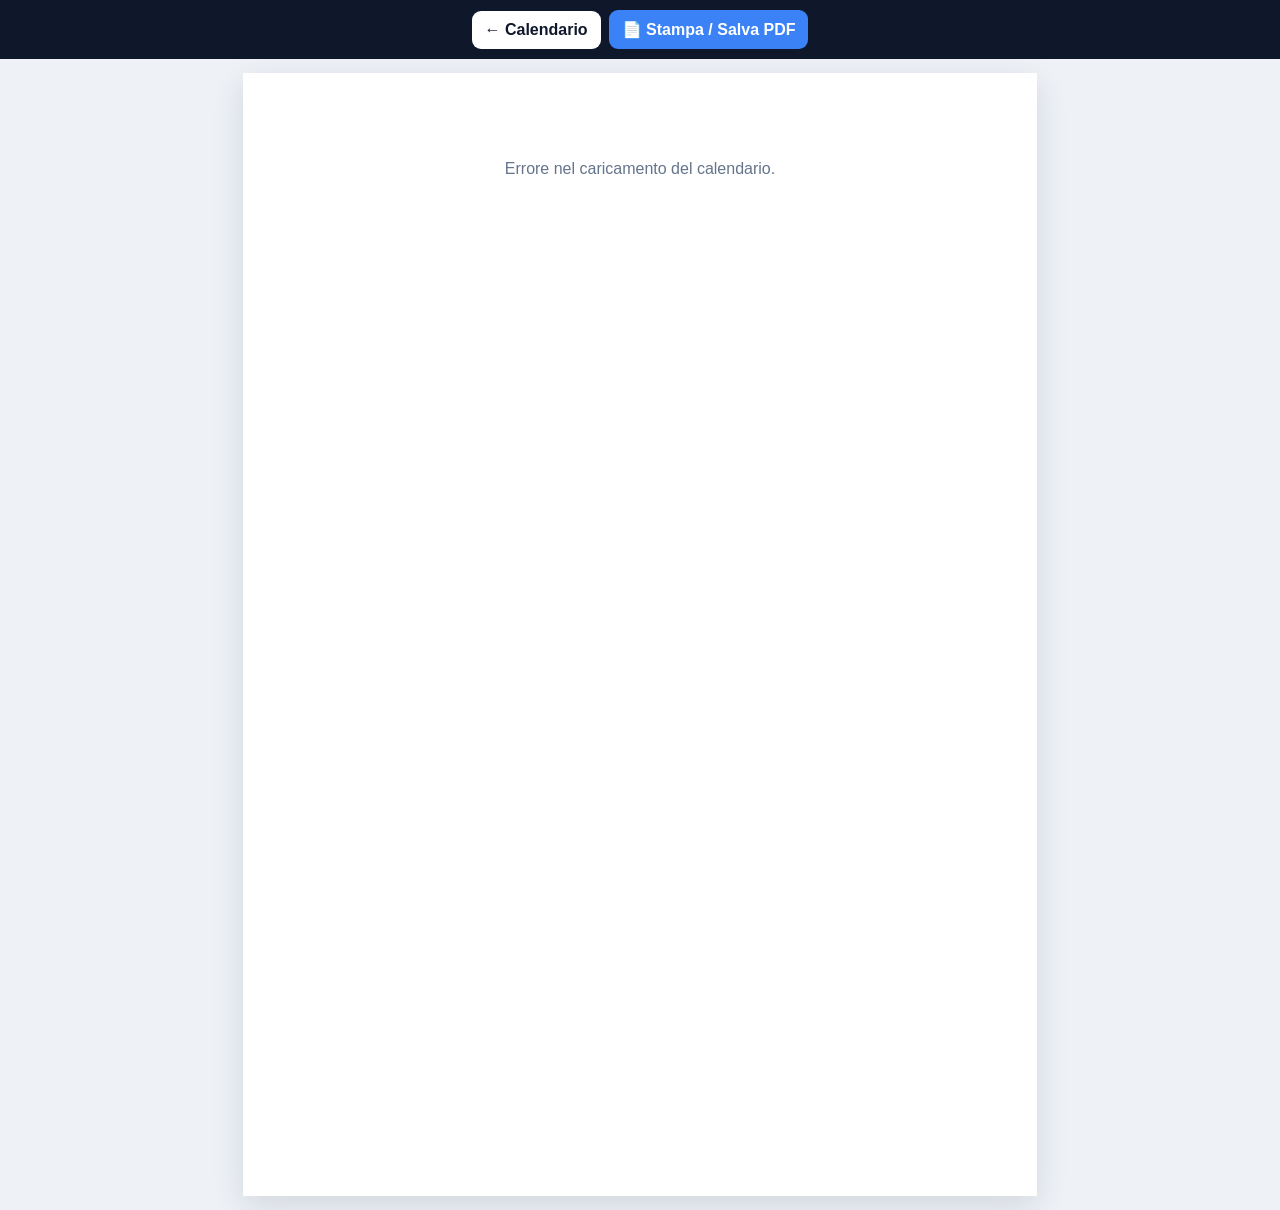
<file: U14/calendario-pdf.html>
<!doctype html>
<html lang="it">
<head>
<meta charset="utf-8">
<meta name="viewport" content="width=device-width,initial-scale=1,viewport-fit=cover">
<meta name="theme-color" content="#0f172a">
<title>ASM70 U14 · Calendario PDF</title>
<style>
:root{--ink:#111827;--mut:#64748b;--line:#cbd5e1;--blue:#155eef;--soft:#f8fafc}
*{box-sizing:border-box}
body{margin:0;font-family:Arial,Helvetica,sans-serif;background:#eef2f7;color:var(--ink)}
.toolbar{position:sticky;top:0;z-index:3;display:flex;gap:8px;flex-wrap:wrap;align-items:center;justify-content:center;padding:10px;background:#0f172a}
.toolbar button,.toolbar a{border:0;border-radius:9px;padding:10px 13px;font:inherit;font-weight:800;text-decoration:none;cursor:pointer;background:#fff;color:#0f172a}
.toolbar .primary{background:#3b82f6;color:#fff}
.sheet{width:min(100%,210mm);min-height:297mm;margin:14px auto;background:white;padding:15mm 13mm;box-shadow:0 10px 30px rgba(15,23,42,.12)}
.head{text-align:center;border-bottom:2px solid #111827;padding-bottom:9px;margin-bottom:12px}
.fip{font-size:10px;letter-spacing:.12em;font-weight:800}
h1{font-size:22px;margin:7px 0 3px}
.sub{font-size:12px;color:#334155;line-height:1.5}
.notice{margin:10px 0;padding:8px 10px;background:#fff7ed;border:1px solid #fed7aa;border-radius:7px;font-size:10px;font-weight:700}
table{width:100%;border-collapse:collapse;font-size:10px}
th,td{border:1px solid #94a3b8;padding:6px 5px;vertical-align:middle}
th{background:#e2e8f0;text-transform:uppercase;font-size:9px;letter-spacing:.03em}
td.num,td.date,td.time,td.result,td.status{text-align:center;white-space:nowrap}
td.game{font-weight:700}
td.place{font-size:9px;line-height:1.35}
.played td{background:#f8fafc}
.result strong{font-size:12px}
.status .done{font-weight:900}
.status .tbc{color:#92400e;font-weight:900}
.status .ok{color:#166534;font-weight:900}
.foot{display:flex;justify-content:space-between;gap:10px;margin-top:12px;padding-top:8px;border-top:1px solid #cbd5e1;font-size:9px;color:#64748b}
.loading{text-align:center;padding:30px;color:#64748b}
@page{size:A4 portrait;margin:8mm}
@media(max-width:700px){.sheet{margin:0;width:100%;min-height:0;padding:16px 8px;box-shadow:none}.head h1{font-size:18px}table{font-size:8.5px}th,td{padding:5px 3px}.place{display:none}}
@media print{
  body{background:#fff}
  .toolbar{display:none!important}
  .sheet{width:auto;min-height:0;margin:0;padding:0;box-shadow:none}
  .notice{break-inside:avoid}
  tr{break-inside:avoid}
}
</style>
</head>
<body>
<div class="toolbar">
  <a href="./">← Calendario</a>
  <button class="primary" id="printBtn">📄 Stampa / Salva PDF</button>
</div>
<main class="sheet" id="sheet"><div class="loading">Caricamento calendario…</div></main>
<script>
const BASE='https://gtiescrhzsctcyfjuixq.supabase.co/rest/v1';
const KEY='sb_publishable_W1Ygs4iWPPv8UUTtjUMetA_TA14SEc-';
const $=s=>document.querySelector(s);
const esc=s=>String(s??'').replace(/[&<>"']/g,c=>({'&':'&amp;','<':'&lt;','>':'&gt;','"':'&quot;',"'":'&#039;'}[c]));
const df=s=>{let a=String(s).split('-').map(Number);return new Date(a[0],a[1]-1,a[2],12)};
async function api(path){const r=await fetch(BASE+path,{headers:{apikey:KEY},cache:'no-store'});if(!r.ok)throw new Error('HTTP '+r.status+' '+await r.text());return r.json()}
function gameName(g){return g.home_away==='home'?'MORBEGNO 70 – '+g.opponent:g.opponent+' – MORBEGNO 70'}
function result(g){
  if(g.score_us===null||g.score_us===undefined||g.score_them===null||g.score_them===undefined)return '—';
  return g.home_away==='home'
    ? '<strong>'+g.score_us+' - '+g.score_them+'</strong>'
    : '<strong>'+g.score_them+' - '+g.score_us+'</strong>';
}
function status(g){
  if(g.score_us!==null&&g.score_us!==undefined&&g.score_them!==null&&g.score_them!==undefined)return '<span class="done">GIOCATA</span>';
  if(g.status==='confirmed')return '<span class="ok">CONFERMATA</span>';
  if(g.status==='postponed')return '<span class="tbc">RINVIATA</span>';
  if(g.status==='cancelled')return '<span class="tbc">ANNULLATA</span>';
  return '<span class="tbc">DA CONFERMARE</span>';
}
function venue(g){return [g.venue,g.address].filter(Boolean).map(esc).join('<br>')}
function render(settings,games){
  const rows=games.map(g=>{
    const played=(g.score_us!==null&&g.score_us!==undefined&&g.score_them!==null&&g.score_them!==undefined);
    return '<tr class="'+(played?'played':'')+'">'+
      '<td class="num">'+esc(g.fip_game_no||'')+'</td>'+
      '<td>'+esc(g.round_label||'')+'</td>'+
      '<td class="date">'+df(g.game_date).toLocaleDateString('it-IT',{weekday:'short',day:'2-digit',month:'2-digit',year:'numeric'})+'</td>'+
      '<td class="time">'+esc(String(g.game_time||'').slice(0,5))+'</td>'+
      '<td class="status"><strong>'+(g.home_away==='home'?'Casa':'Trasferta')+'</strong></td>'+
      '<td class="game">'+esc(gameName(g))+'</td>'+
      '<td class="place">'+venue(g)+'</td>'+
      '<td class="result">'+result(g)+'</td>'+
      '<td class="status">'+status(g)+'</td>'+
    '</tr>';
  }).join('');
  $('#sheet').innerHTML=
    '<div class="head">'+
      '<div class="fip">UNDER 14 MASCHILE REGIONALE · GIRONE I</div>'+
      '<h1>MORBEGNO 70 · ASM70 U14</h1>'+
      '<div class="sub">Stagione '+esc(settings.season||'2026/27')+' · Calendario campionato</div>'+
    '</div>'+
    '<div class="notice">Calendario derivato dal calendario FIP provvisorio. Le gare non ancora confermate possono subire variazioni di data e/o orario.</div>'+
    '<table><thead><tr><th>N. gara</th><th>Giornata</th><th>Data</th><th>Ora</th><th>Sede</th><th>Gara</th><th class="place">Campo</th><th>Ris.</th><th>Stato</th></tr></thead><tbody>'+rows+'</tbody></table>'+
    '<div class="foot"><span>ASM70 U14 · Calendario genitori</span><span>Aggiornato: '+new Date().toLocaleDateString('it-IT')+'</span></div>';
}
async function load(){
  try{
    let settings=await api('/team_settings?select=*&id=eq.1');
    let s=settings[0]||{season:'2026/27'};
    let season=encodeURIComponent(s.season||'2026/27');
    let games=await api('/games?select=*&season=eq.'+season+'&fip_game_no=not.is.null&order=game_date.asc,game_time.asc');
    render(s,games||[]);
  }catch(e){
    console.error(e);$('#sheet').innerHTML='<div class="loading">Errore nel caricamento del calendario.</div>';
  }
}
$('#printBtn').onclick=()=>window.print();
load();
</script>
</body>
</html>
</file>
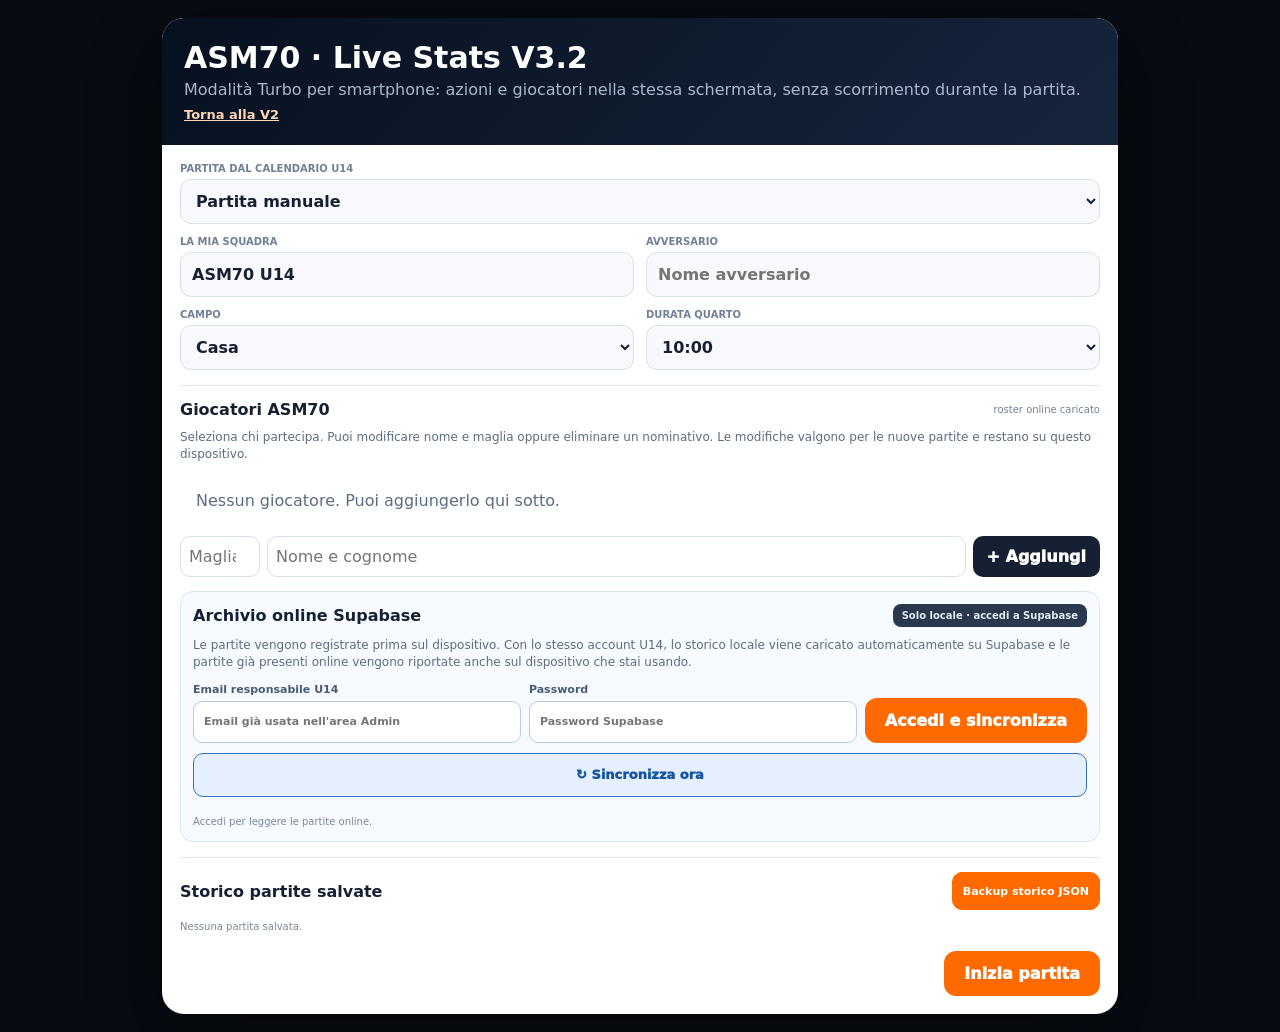
<file: U14/live-v3.html>
<!doctype html>
<html lang="it">
<head>
<meta charset="utf-8">
<meta name="viewport" content="width=device-width,initial-scale=1,viewport-fit=cover,maximum-scale=1,user-scalable=no">
<meta name="theme-color" content="#07101f">
<meta http-equiv="Cache-Control" content="no-cache, no-store, must-revalidate">
<title>ASM70 · Live Stats V3 · Turbo</title>
<link rel="stylesheet" href="./live.css">
<link rel="stylesheet" href="./live-v2.css?v=20261102-cloud-1">
<link rel="stylesheet" href="./live-v3.css?v=20261126-mobile-3">
</head>
<body>
<div id="setupView" class="setup">
  <div class="setupCard">
    <div class="setupHead"><h1>ASM70 · Live Stats V3.2</h1><p>Modalità Turbo per smartphone: azioni e giocatori nella stessa schermata, senza scorrimento durante la partita.</p><p><a class="v3LegacyLink" href="./live.html">Torna alla V2</a></p></div>
    <div class="setupBody">
      <div class="formgrid">
        <div class="field full"><label>Partita dal calendario U14</label><select id="gameSelect"><option value="">Partita manuale</option></select></div>
        <div class="field"><label>La mia squadra</label><input id="teamInput" value="ASM70 U14"></div>
        <div class="field"><label>Avversario</label><input id="oppInput" placeholder="Nome avversario"></div>
        <div class="field"><label>Campo</label><select id="homeAway"><option value="home">Casa</option><option value="away">Trasferta</option></select></div>
        <div class="field"><label>Durata quarto</label><select id="periodLen"><option value="600">10:00</option><option value="480">8:00</option></select></div>
      </div>

      <div class="rosterSetup">
        <div class="setupSectionHead"><b>Giocatori ASM70</b><span id="loadStatus">caricamento…</span></div>
        <p class="rosterHelp">Seleziona chi partecipa. Puoi modificare nome e maglia oppure eliminare un nominativo. Le modifiche valgono per le nuove partite e restano su questo dispositivo.</p>
        <div id="rosterGrid" class="rosterGrid"></div>
        <div class="addPlayer"><input id="newNum" type="number" min="0" max="99" inputmode="numeric" placeholder="Maglia #"><input id="newName" placeholder="Nome e cognome"><button id="addPlayer">+ Aggiungi</button></div>
        <div id="excludedRosterSection" class="hidden"><button id="toggleExcludedRoster" type="button" class="rosterRestoreToggle">Mostra giocatori esclusi</button><div id="excludedRoster" class="rosterRestoreGrid hidden"></div></div>
      </div>

      <div class="rosterSetup oppSetup hidden">
        <div class="setupSectionHead"><b>Numeri avversari</b><span>manuali per questa partita</span></div>
        <div class="oppQuickAdd"><input id="oppNumbers" inputmode="numeric" placeholder="Es. 4, 5, 7, 8, 10, 11, 12"><button id="buildOpp">Carica numeri</button></div>
        <div id="oppRosterPreview" class="oppRosterPreview"></div>
        <div class="setupNote">Basta inserire i numeri di maglia separati da virgola o spazio. Non vengono aggiunti al roster ASM70.</div>
      </div>

      <div class="rosterSetup cloudSetup">
        <div class="setupSectionHead"><b>Archivio online Supabase</b><span id="cloudSetupStatus" class="cloudBadge">Solo locale</span></div>
        <p class="rosterHelp">Le partite vengono registrate prima sul dispositivo. Con lo stesso account U14, lo storico locale viene caricato automaticamente su Supabase e le partite già presenti online vengono riportate anche sul dispositivo che stai usando.</p>
        <div id="cloudLoginForm" class="cloudLoginForm">
          <label>Email responsabile U14<input type="email" id="cloudEmail" autocomplete="username" placeholder="Email già usata nell'area Admin"></label>
          <label>Password<input type="password" id="cloudPassword" autocomplete="current-password" placeholder="Password Supabase"></label>
          <button id="cloudLogin" type="button" class="startBtn">Accedi e sincronizza</button>
        </div>
        <div id="cloudLoggedIn" class="cloudLoggedIn hidden">
          <span>Collegato: <b id="cloudLoggedInName"></b></span>
          <button id="cloudSignOut" type="button" class="miniBtn">Disconnetti</button>
        </div>
        <button id="cloudSyncNow" class="cloudSyncButton" type="button">↻ Sincronizza ora</button>
        <div id="cloudGames" class="cloudGames"><div class="setupNote">Accedi per vedere le partite online.</div></div>
      </div>
      <div class="rosterSetup">
        <div class="setupSectionHead"><b>Storico partite salvate</b><button id="backupArchive" class="miniBtn orange">Backup storico JSON</button></div>
        <div id="savedGames"><div class="setupNote">Nessuna partita salvata.</div></div>
      </div>

      <div id="finalReviewPanel" class="finalReviewPanel hidden" aria-live="polite">
        <div class="finalReviewBar"><strong>RISULTATO FINALE E ANALISI</strong><button type="button" id="closeFinalReview" class="miniBtn">Chiudi</button></div>
        <div id="finalReviewContent"></div>
      </div>
      <div class="setupActions"><button id="resumeBtn" class="subtleBtn hidden">Riprendi partita</button><button id="startBtn" class="startBtn">Inizia partita</button></div>
    </div>
  </div>
</div>

<div id="gameView" class="app v3Game hidden">
  <div class="topbar">
    <div class="scorebar">
      <div class="teamBox"><div><div id="teamNameTop" class="teamName">ASM70</div><div id="ourScore" class="score homeScore">0</div></div></div>
      <div class="scoreCenter"><button id="periodBtn" class="period">Q1</button><div id="clock" class="clock">10:00</div><button id="clockBtn" class="clockBtn">▶</button></div>
      <div class="teamBox away"><div style="text-align:right"><div id="oppNameTop" class="teamName">AVVERSARI</div><div id="oppScore" class="score oppScoreColor">0</div></div></div>
    </div>
    <div class="v3Toolbar">
      <button id="v3RepeatToggle" type="button" aria-pressed="false">RIPETI: NO</button>
      <span id="v3LastLabel" role="status" aria-live="polite">Pronto per registrare</span>
      <button id="v3MenuToggle" type="button" aria-expanded="false" aria-controls="v3Menu">☰ MENU</button>
    </div>
    <div class="panel opponentQuickPanel" role="group" aria-label="Assegna punti agli avversari">
      <div class="opponentQuickHead"><strong>AVVERSARI</strong></div>
      <div class="opponentQuickActions">
        <button type="button" data-opp-unknown="1" aria-label="Assegna 1 punto agli avversari">+1</button>
        <button type="button" data-opp-unknown="2" aria-label="Assegna 2 punti agli avversari">+2</button>
        <button type="button" data-opp-unknown="3" aria-label="Assegna 3 punti agli avversari">+3</button>
      </div>
    </div>
    <div class="cloudInlineBar"><span id="cloudGameStatus" class="cloudBadge">Solo locale · accedi per salvare online</span></div>
    <div class="nav" id="v3Menu"><button data-tab="live" class="on">Partita</button><button data-tab="history">Cronologia</button><button data-tab="stats">Statistiche</button><button id="setupBack">Impostazioni</button><button id="finishGame">🏁 Fine / Salva</button><button id="newGame" class="red">Nuova partita</button><a href="./live.html">Apri V2</a><span id="v3MenuCloudStatus">Lo stato cloud è visibile in Impostazioni</span></div>
  </div>

  <main class="content">
    <section id="tabLive">
      <div class="panel v3MainPanel">
        <div class="panelHead"><div class="panelTitle">ASM70 V3.2 · AZIONE</div><div class="courtHead"><span id="teamFouls" class="foulBadge">Falli ASM70 Q1: 0</span><button id="quickUndo" class="miniBtn">↶ Annulla</button></div></div>
        <div id="quickCapture" class="quickCapture simpleCapture">
          <div class="quickCaptureHead">
            <div><b id="quickTitle">Tocca l'azione ASM70</b><span id="quickHint">Poi il giocatore già visibile nella griglia.</span></div>
          </div>
                    <div class="quickActions">
            <button data-qact="1M" class="qgood">+1</button>
            <button data-qact="2M" class="qgood">+2</button>
            <button data-qact="3M" class="qgood">+3</button>
            <button data-qact="1X" class="qmiss" aria-label="Tiro libero sbagliato">TL ✕</button>
            <button data-qact="2X" class="qmiss" aria-label="Tiro da due sbagliato">2PT ✕</button>
            <button data-qact="3X" class="qmiss" aria-label="Tiro da tre sbagliato">3PT ✕</button>
            <button data-qact="RD" class="qorange">RIMB. DIF.</button>
            <button data-qact="RO" class="qorange">RIMB. OFF.</button>
            <button data-qact="AST" class="qblue">ASSIST</button>
            <button data-qact="STL" class="qblue">RECUPERO</button>
            <button data-qact="TO" class="qred">PALLA PERSA</button>
            <button data-qact="FOUL" class="qred">FALLO</button>
            <button data-qact="FREC" class="qorange">FALLO SUB.</button>
            <button id="quickMore" class="qmore">STOPPATA</button>
          </div>
        </div>
        <div id="v3Roster" class="v3Roster">
          <div class="v3RosterHead"><strong>MAGLIE ASM70</strong><span id="v3ActionLabel">Scegli prima un'azione</span></div>
          <div id="v3RosterGrid" class="v3RosterGrid" role="group" aria-label="Giocatori ASM70, selezione senza finestre"></div>
        </div>
        <span id="oppFouls" class="hidden"></span>
        <button id="addOppInGame" class="hidden" type="button" tabindex="-1">+ numero avversario</button>
      </div>

      <div class="quickHistory panel">
        <div class="panelHead"><div><div class="panelTitle">Principio</div><div class="panelSub">Tocca l’azione → scegli il numero → la cronologia si aggiorna da sola.</div></div><button class="miniBtn" data-tab-jump="history">Vedi cronologia</button></div>
      </div>
    </section>

    <section id="tabHistory" class="hidden">
      <div class="panel historyPanel">
        <div class="panelHead"><div><div class="panelTitle">Cronologia completa della partita</div><div class="panelSub">Quarto, tempo, squadra, numero, azione e punteggio dopo ogni evento.</div></div><div class="statsTop"><button id="historyUndo" class="miniBtn">↶ Annulla ultima</button><button id="exportHistory" class="miniBtn orange">Esporta cronologia</button><button id="clearEvents" class="miniBtn red">Azzera</button></div></div>
        <div class="historyHead"><span>Tempo</span><span>Squadra</span><span>#</span><span>Azione</span><span>Score</span></div>
        <div id="eventList" class="eventList fullHistory"></div>
      </div>
    </section>

    <section id="tabStats" class="hidden">
      <div class="panel">
        <div class="panelHead"><div><div class="panelTitle">Statistiche e valutazione</div><div id="statsScore" class="statsScore"></div></div><div class="statsTop"><button id="exportPdf" class="miniBtn">PDF statistiche</button><button id="exportCsv" class="miniBtn orange">Esporta CSV</button></div></div>
        <div id="statsSummary" class="statsSummary"></div>
        <div class="statsSectionTitle">ASM70</div>
        <div class="statsWrap"><table class="statsTable"><thead><tr><th>Giocatore</th><th>PT</th><th>TL</th><th>2PT</th><th>3PT</th><th>RD</th><th>RO</th><th>RT</th><th>AST</th><th>REC</th><th>PR</th><th>BLK</th><th>F</th><th>FS</th><th>VAL*</th></tr></thead><tbody id="statsBody"></tbody></table></div>
        <div class="statsNote">* VAL: indice indicativo = punti + rimbalzi + assist + recuperi + stoppate + falli subiti − tiri sbagliati − palle perse − falli commessi. Non è un voto e dipende dalle azioni registrate.</div>
        <div class="statsSectionTitle oppTitle">Avversari</div>
        <div class="statsWrap"><table class="statsTable oppStatsTable"><thead><tr><th>Numero</th><th>PT</th><th>TL</th><th>2PT</th><th>3PT</th><th>RT</th><th>AST</th><th>REC</th><th>PR</th><th>BLK</th><th>F</th></tr></thead><tbody id="oppStatsBody"></tbody></table></div>
      </div>
    </section>
  </main>
</div>

<div id="rosterEditBack" class="sheetBack hidden" role="dialog" aria-modal="true" aria-labelledby="rosterEditTitle">
  <div class="sheet rosterEditSheet">
    <div class="sheetTop"><div id="rosterEditTitle" class="sheetName">Modifica giocatore</div><button id="closeRosterEdit" type="button" class="close" aria-label="Chiudi modifica">×</button></div>
    <div class="rosterEditForm">
      <label for="editRosterName">Nome giocatore</label>
      <input id="editRosterName" type="text" autocomplete="off" />
      <label for="editRosterNum">Numero di maglia</label>
      <input id="editRosterNum" type="number" min="0" max="99" inputmode="numeric" />
      <div id="editRosterError" class="rosterEditError" aria-live="polite"></div>
      <div class="rosterEditButtons"><button id="cancelRosterEdit" type="button" class="miniBtn">Annulla</button><button id="saveRosterEdit" type="button" class="startBtn">Salva modifiche</button></div>
    </div>
  </div>
</div>
<div id="pickBack" class="sheetBack hidden" role="dialog" aria-modal="true" aria-labelledby="pickTitle">
  <div class="sheet pickSheet">
    <div class="sheetTop"><div><div id="pickTitle" class="sheetName">Scegli il giocatore</div><div id="pickHint" class="sheetMini">Tocca il numero per registrare.</div></div><button id="closePick" class="close" aria-label="Annulla la scelta">×</button></div>
    <div id="pickGrid" class="pickGrid" role="group" aria-label="Giocatori ASM70 in ordine alfabetico"></div>
    <div class="pickFooter">Se non vedi un nome, scorri l’elenco.</div>
  </div>
</div>
<div id="actionBack" class="sheetBack hidden"><div class="sheet"><div class="sheetTop"><div class="sheetPlayer"><div id="sheetNum" class="sheetNum">0</div><div><div id="sheetName" class="sheetName">Giocatore</div><div id="sheetMini" class="sheetMini"></div></div></div><button id="closeSheet" class="close">×</button></div><div id="actions" class="actions"></div></div></div>
<div id="subBack" class="sheetBack hidden"><div class="sheet"><div class="sheetTop"><div><div class="sheetName">Cambio</div><div id="subTitle" class="sheetMini"></div></div><button id="closeSub" class="close">×</button></div><div id="subGrid" class="subGrid"></div></div></div>
<div id="toast" class="toast hidden"></div>

<script src="./live-v2.js?v=20261117-pdf-1"></script>
<script src="./live-v3-quick.js?v=20261126-mobile-3"></script>
<script src="./live-cloud.js?v=20261107-cloud-2"></script>
<script>
if('serviceWorker' in navigator){
  window.addEventListener('load',()=>navigator.serviceWorker.register('./sw-live.js').catch(()=>{}));
}
document.querySelectorAll('[data-tab-jump]').forEach(b=>b.onclick=()=>{const target=b.dataset.tabJump;const tab=document.querySelector(`.nav [data-tab="${target}"]`);if(tab)tab.click()});
</script>
</body>
</html>
</file>
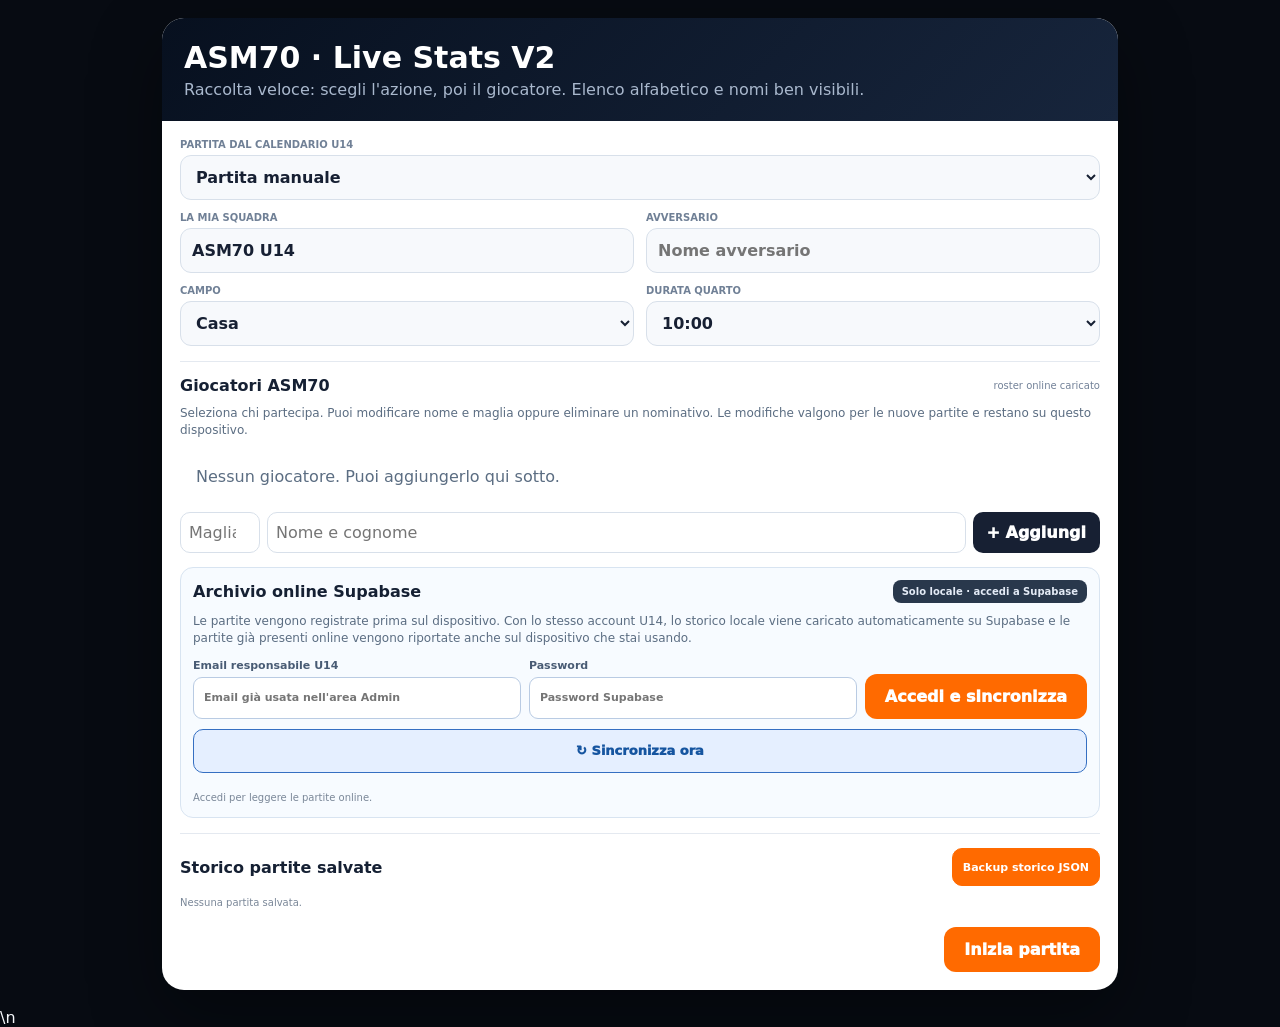
<file: U14/live.html>
<!doctype html>
<html lang="it">
<head>
<meta charset="utf-8">
<meta name="viewport" content="width=device-width,initial-scale=1,viewport-fit=cover,maximum-scale=1,user-scalable=no">
<meta name="theme-color" content="#07101f">
<title>ASM70 · Live Stats V2</title>
<link rel="stylesheet" href="./live.css">
<link rel="stylesheet" href="./live-v2.css?v=20261102-cloud-1">
</head>
<body>
<div id="setupView" class="setup">
  <div class="setupCard">
    <div class="setupHead"><h1>ASM70 · Live Stats V2</h1><p>Raccolta veloce: scegli l'azione, poi il giocatore. Elenco alfabetico e nomi ben visibili.</p></div>
    <div class="setupBody">
      <div class="formgrid">
        <div class="field full"><label>Partita dal calendario U14</label><select id="gameSelect"><option value="">Partita manuale</option></select></div>
        <div class="field"><label>La mia squadra</label><input id="teamInput" value="ASM70 U14"></div>
        <div class="field"><label>Avversario</label><input id="oppInput" placeholder="Nome avversario"></div>
        <div class="field"><label>Campo</label><select id="homeAway"><option value="home">Casa</option><option value="away">Trasferta</option></select></div>
        <div class="field"><label>Durata quarto</label><select id="periodLen"><option value="600">10:00</option><option value="480">8:00</option></select></div>
      </div>

      <div class="rosterSetup">
        <div class="setupSectionHead"><b>Giocatori ASM70</b><span id="loadStatus">caricamento…</span></div>
        <p class="rosterHelp">Seleziona chi partecipa. Puoi modificare nome e maglia oppure eliminare un nominativo. Le modifiche valgono per le nuove partite e restano su questo dispositivo.</p>
        <div id="rosterGrid" class="rosterGrid"></div>
        <div class="addPlayer"><input id="newNum" type="number" min="0" max="99" inputmode="numeric" placeholder="Maglia #"><input id="newName" placeholder="Nome e cognome"><button id="addPlayer">+ Aggiungi</button></div>
        <div id="excludedRosterSection" class="hidden"><button id="toggleExcludedRoster" type="button" class="rosterRestoreToggle">Mostra giocatori esclusi</button><div id="excludedRoster" class="rosterRestoreGrid hidden"></div></div>
      </div>

      <div class="rosterSetup oppSetup hidden">
        <div class="setupSectionHead"><b>Numeri avversari</b><span>manuali per questa partita</span></div>
        <div class="oppQuickAdd"><input id="oppNumbers" inputmode="numeric" placeholder="Es. 4, 5, 7, 8, 10, 11, 12"><button id="buildOpp">Carica numeri</button></div>
        <div id="oppRosterPreview" class="oppRosterPreview"></div>
        <div class="setupNote">Basta inserire i numeri di maglia separati da virgola o spazio. Non vengono aggiunti al roster ASM70.</div>
      </div>

      <div class="rosterSetup cloudSetup">
        <div class="setupSectionHead"><b>Archivio online Supabase</b><span id="cloudSetupStatus" class="cloudBadge">Solo locale</span></div>
        <p class="rosterHelp">Le partite vengono registrate prima sul dispositivo. Con lo stesso account U14, lo storico locale viene caricato automaticamente su Supabase e le partite già presenti online vengono riportate anche sul dispositivo che stai usando.</p>
        <div id="cloudLoginForm" class="cloudLoginForm">
          <label>Email responsabile U14<input type="email" id="cloudEmail" autocomplete="username" placeholder="Email già usata nell'area Admin"></label>
          <label>Password<input type="password" id="cloudPassword" autocomplete="current-password" placeholder="Password Supabase"></label>
          <button id="cloudLogin" type="button" class="startBtn">Accedi e sincronizza</button>
        </div>
        <div id="cloudLoggedIn" class="cloudLoggedIn hidden">
          <span>Collegato: <b id="cloudLoggedInName"></b></span>
          <button id="cloudSignOut" type="button" class="miniBtn">Disconnetti</button>
        </div>
        <button id="cloudSyncNow" class="cloudSyncButton" type="button">↻ Sincronizza ora</button>
        <div id="cloudGames" class="cloudGames"><div class="setupNote">Accedi per vedere le partite online.</div></div>
      </div>
      <div class="rosterSetup">
        <div class="setupSectionHead"><b>Storico partite salvate</b><button id="backupArchive" class="miniBtn orange">Backup storico JSON</button></div>
        <div id="savedGames"><div class="setupNote">Nessuna partita salvata.</div></div>
      </div>

      <div id="finalReviewPanel" class="finalReviewPanel hidden" aria-live="polite">
        <div class="finalReviewBar"><strong>RISULTATO FINALE E ANALISI</strong><button type="button" id="closeFinalReview" class="miniBtn">Chiudi</button></div>
        <div id="finalReviewContent"></div>
      </div>
      <div class="setupActions"><button id="resumeBtn" class="subtleBtn hidden">Riprendi partita</button><button id="startBtn" class="startBtn">Inizia partita</button></div>
    </div>
  </div>
</div>

<div id="gameView" class="app hidden">
  <div class="topbar">
    <div class="scorebar">
      <div class="teamBox"><div><div id="teamNameTop" class="teamName">ASM70</div><div id="ourScore" class="score homeScore">0</div></div></div>
      <div class="scoreCenter"><button id="periodBtn" class="period">Q1</button><div id="clock" class="clock">10:00</div><button id="clockBtn" class="clockBtn">▶</button></div>
      <div class="teamBox away"><div style="text-align:right"><div id="oppNameTop" class="teamName">AVVERSARI</div><div id="oppScore" class="score oppScoreColor">0</div></div></div>
    </div>
    <div class="cloudInlineBar"><span id="cloudGameStatus" class="cloudBadge">Solo locale · accedi per salvare online</span></div>
    <div class="nav"><button data-tab="live" class="on">Partita</button><button data-tab="history">Cronologia</button><button data-tab="stats">Statistiche</button><button id="setupBack">Impostazioni</button><button id="finishGame">🏁 Fine / Salva</button><button id="newGame" class="red">Nuova partita</button></div>
  </div>

  <main class="content">
    <section id="tabLive">
      <div class="panel">
        <div class="panelHead"><div class="panelTitle">ASM70 · REGISTRA AZIONE</div><div class="courtHead"><span id="teamFouls" class="foulBadge">Falli ASM70 Q1: 0</span><button id="quickUndo" class="miniBtn">↶ Annulla</button></div></div>
        <div id="quickCapture" class="quickCapture simpleCapture">
          <div class="quickCaptureHead">
            <div><b id="quickTitle">1. Tocca l'azione ASM70</b><span id="quickHint">2. Scegli il giocatore dall'elenco alfabetico.</span></div>
          </div>
                    <div class="quickActions">
            <button data-qact="1M" class="qgood">+1</button>
            <button data-qact="2M" class="qgood">+2</button>
            <button data-qact="3M" class="qgood">+3</button>
            <button data-qact="1X" class="qmiss" aria-label="Tiro libero sbagliato">TL ✕</button>
            <button data-qact="2X" class="qmiss" aria-label="Tiro da due sbagliato">2PT ✕</button>
            <button data-qact="3X" class="qmiss" aria-label="Tiro da tre sbagliato">3PT ✕</button>
            <button data-qact="RD" class="qorange">RIMB. DIF.</button>
            <button data-qact="RO" class="qorange">RIMB. OFF.</button>
            <button data-qact="AST" class="qblue">ASSIST</button>
            <button data-qact="STL" class="qblue">RECUPERO</button>
            <button data-qact="TO" class="qred">PALLA PERSA</button>
            <button data-qact="FOUL" class="qred">FALLO</button>
            <button data-qact="FREC" class="qorange">FALLO SUB.</button>
            <button id="quickMore" class="qmore">STOPPATA</button>
          </div>
        </div>
        <span id="oppFouls" class="hidden"></span>
        <button id="addOppInGame" class="hidden" type="button" tabindex="-1">+ numero avversario</button>
      </div>

      <div class="panel opponentQuickPanel">
        <div class="opponentQuickHead"><strong>PUNTI AVVERSARI</strong><span>Un tocco, senza scegliere il giocatore</span></div>
        <div class="opponentQuickActions" aria-label="Punti avversari">
          <button type="button" data-opp-unknown="1" aria-label="Assegna 1 punto agli avversari">+1</button>
          <button type="button" data-opp-unknown="2" aria-label="Assegna 2 punti agli avversari">+2</button>
          <button type="button" data-opp-unknown="3" aria-label="Assegna 3 punti agli avversari">+3</button>
        </div>
      </div>

      <div class="quickHistory panel">
        <div class="panelHead"><div><div class="panelTitle">Principio</div><div class="panelSub">Tocca l’azione → scegli il numero → la cronologia si aggiorna da sola.</div></div><button class="miniBtn" data-tab-jump="history">Vedi cronologia</button></div>
      </div>
    </section>

    <section id="tabHistory" class="hidden">
      <div class="panel historyPanel">
        <div class="panelHead"><div><div class="panelTitle">Cronologia completa della partita</div><div class="panelSub">Quarto, tempo, squadra, numero, azione e punteggio dopo ogni evento.</div></div><div class="statsTop"><button id="historyUndo" class="miniBtn">↶ Annulla ultima</button><button id="exportHistory" class="miniBtn orange">Esporta cronologia</button><button id="clearEvents" class="miniBtn red">Azzera</button></div></div>
        <div class="historyHead"><span>Tempo</span><span>Squadra</span><span>#</span><span>Azione</span><span>Score</span></div>
        <div id="eventList" class="eventList fullHistory"></div>
      </div>
    </section>

    <section id="tabStats" class="hidden">
      <div class="panel">
        <div class="panelHead"><div><div class="panelTitle">Statistiche e valutazione</div><div id="statsScore" class="statsScore"></div></div><div class="statsTop"><button id="exportPdf" class="miniBtn">PDF statistiche</button><button id="exportCsv" class="miniBtn orange">Esporta CSV</button></div></div>
        <div id="statsSummary" class="statsSummary"></div>
        <div class="statsSectionTitle">ASM70</div>
        <div class="statsWrap"><table class="statsTable"><thead><tr><th>Giocatore</th><th>PT</th><th>TL</th><th>2PT</th><th>3PT</th><th>RD</th><th>RO</th><th>RT</th><th>AST</th><th>REC</th><th>PR</th><th>BLK</th><th>F</th><th>FS</th><th>VAL*</th></tr></thead><tbody id="statsBody"></tbody></table></div>
        <div class="statsNote">* VAL: indice indicativo = punti + rimbalzi + assist + recuperi + stoppate + falli subiti − tiri sbagliati − palle perse − falli commessi. Non è un voto e dipende dalle azioni registrate.</div>
        <div class="statsSectionTitle oppTitle">Avversari</div>
        <div class="statsWrap"><table class="statsTable oppStatsTable"><thead><tr><th>Numero</th><th>PT</th><th>TL</th><th>2PT</th><th>3PT</th><th>RT</th><th>AST</th><th>REC</th><th>PR</th><th>BLK</th><th>F</th></tr></thead><tbody id="oppStatsBody"></tbody></table></div>
      </div>
    </section>
  </main>
</div>

<div id="rosterEditBack" class="sheetBack hidden" role="dialog" aria-modal="true" aria-labelledby="rosterEditTitle">
  <div class="sheet rosterEditSheet">
    <div class="sheetTop"><div id="rosterEditTitle" class="sheetName">Modifica giocatore</div><button id="closeRosterEdit" type="button" class="close" aria-label="Chiudi modifica">×</button></div>
    <div class="rosterEditForm">
      <label for="editRosterName">Nome giocatore</label>
      <input id="editRosterName" type="text" autocomplete="off" />
      <label for="editRosterNum">Numero di maglia</label>
      <input id="editRosterNum" type="number" min="0" max="99" inputmode="numeric" />
      <div id="editRosterError" class="rosterEditError" aria-live="polite"></div>
      <div class="rosterEditButtons"><button id="cancelRosterEdit" type="button" class="miniBtn">Annulla</button><button id="saveRosterEdit" type="button" class="startBtn">Salva modifiche</button></div>
    </div>
  </div>
</div>
<div id="pickBack" class="sheetBack hidden" role="dialog" aria-modal="true" aria-labelledby="pickTitle">
  <div class="sheet pickSheet">
    <div class="sheetTop"><div><div id="pickTitle" class="sheetName">Scegli il giocatore</div><div id="pickHint" class="sheetMini">Tocca il numero per registrare.</div></div><button id="closePick" class="close" aria-label="Annulla la scelta">×</button></div>
    <div id="pickGrid" class="pickGrid" role="group" aria-label="Giocatori ASM70 in ordine alfabetico"></div>
    <div class="pickFooter">Se non vedi un nome, scorri l’elenco.</div>
  </div>
</div>
<div id="actionBack" class="sheetBack hidden"><div class="sheet"><div class="sheetTop"><div class="sheetPlayer"><div id="sheetNum" class="sheetNum">0</div><div><div id="sheetName" class="sheetName">Giocatore</div><div id="sheetMini" class="sheetMini"></div></div></div><button id="closeSheet" class="close">×</button></div><div id="actions" class="actions"></div></div></div>
<div id="subBack" class="sheetBack hidden"><div class="sheet"><div class="sheetTop"><div><div class="sheetName">Cambio</div><div id="subTitle" class="sheetMini"></div></div><button id="closeSub" class="close">×</button></div><div id="subGrid" class="subGrid"></div></div></div>
<div id="toast" class="toast hidden"></div>

<script src="./live-v2.js?v=20261117-pdf-1"></script>\n<script src="./live-quick.js?v=20261101-final-report-1"></script>
<script src="./live-cloud.js?v=20261107-cloud-2"></script>
<script>
if('serviceWorker' in navigator){
  window.addEventListener('load',()=>navigator.serviceWorker.register('./sw-live.js').catch(()=>{}));
}
document.querySelectorAll('[data-tab-jump]').forEach(b=>b.onclick=()=>{const target=b.dataset.tabJump;const tab=document.querySelector(`.nav [data-tab="${target}"]`);if(tab)tab.click()});
</script>
</body>
</html>
</file>
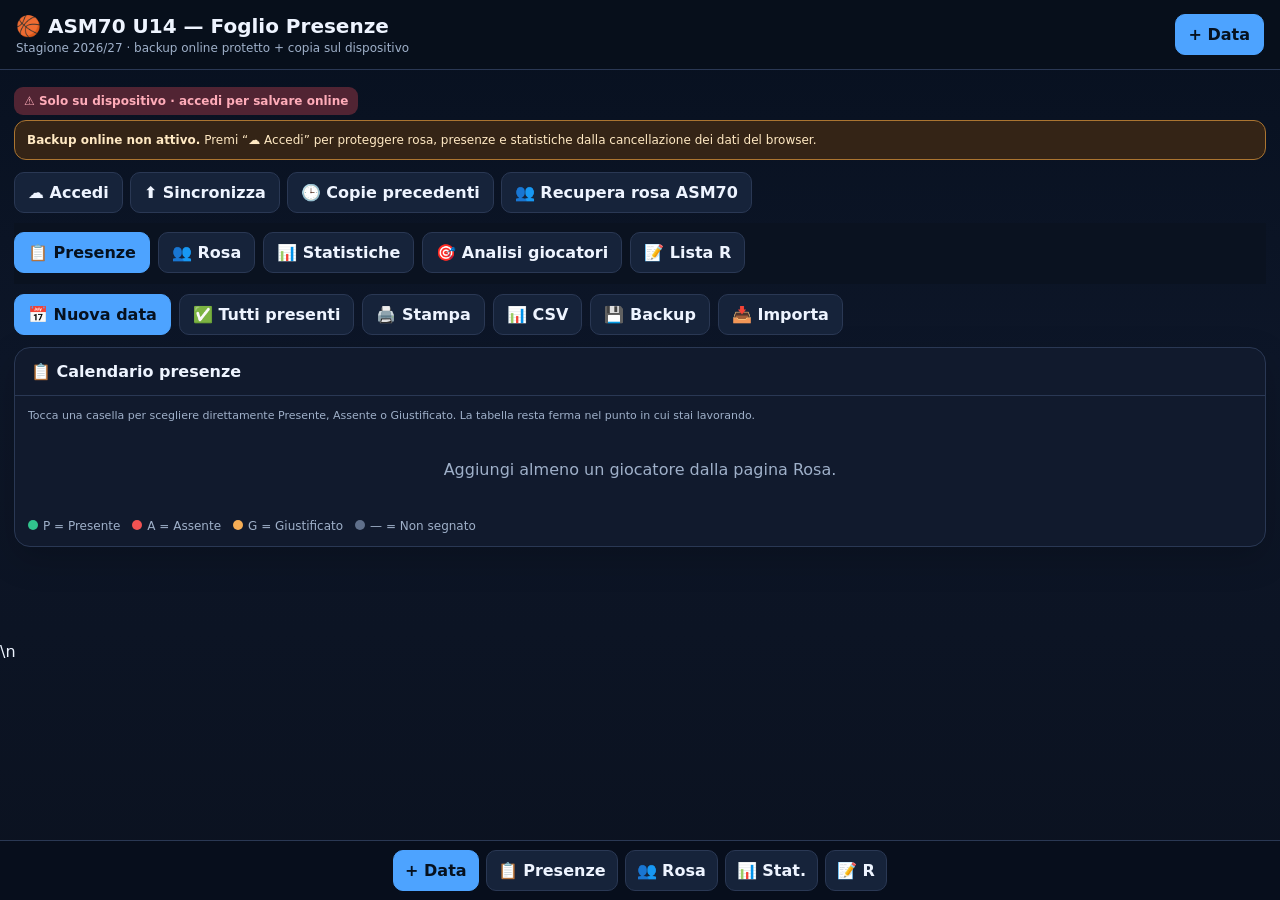
<file: U14/presenze-sync.html>
<!doctype html><html lang="it"><head><meta charset="utf-8"><meta name="viewport" content="width=device-width,initial-scale=1"><meta http-equiv="refresh" content="0;url=presenze.html?v=6"><title>ASM70 U14 · Presenze</title><script>location.replace('presenze.html?v=6');</script></head><body style="font-family:system-ui;background:#0b1220;color:#fff;text-align:center;padding:40px">Apertura foglio presenze…</body></html>
</file>
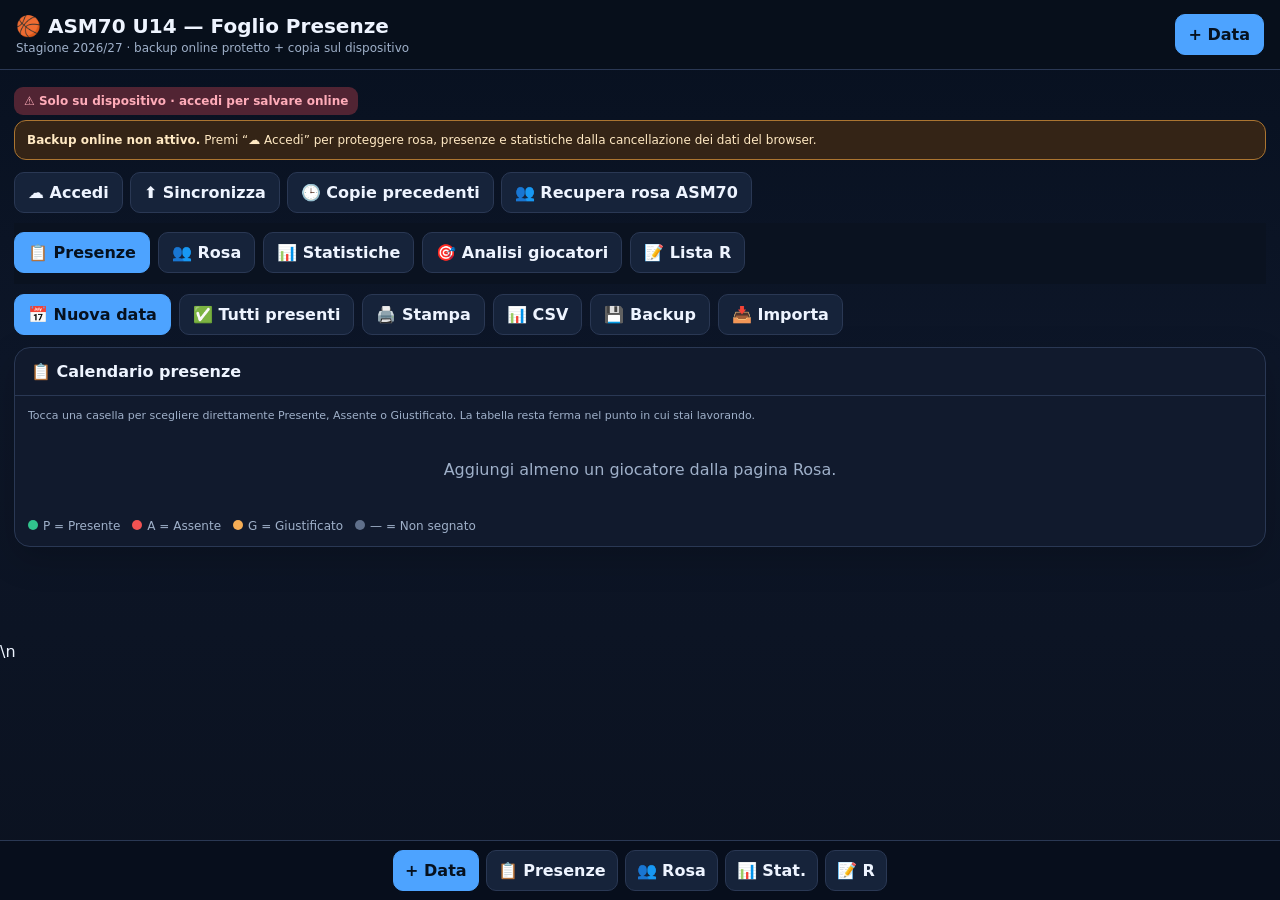
<file: U14/presenze.html>
<!DOCTYPE html>
<html lang="it">
<head>
<meta charset="UTF-8">
<meta name="viewport" content="width=device-width,initial-scale=1.0,viewport-fit=cover">
<meta name="theme-color" content="#101827">
<meta http-equiv="Cache-Control" content="no-cache, no-store, must-revalidate">
<title>ASM70 U14 - Foglio Presenze</title>
<style>
:root{--bg:#0b1220;--panel:#111b2e;--panel2:#16233a;--line:#2a3854;--text:#eef4ff;--muted:#9fb0c9;--accent:#4da3ff;--ok:#31c48d;--bad:#f05252;--warn:#f6ad55}
*{box-sizing:border-box}html{scroll-behavior:auto}body{margin:0;font-family:system-ui,-apple-system,Segoe UI,Roboto,Arial,sans-serif;background:linear-gradient(180deg,#07101f,#0d1628 40%,#0b1220);color:var(--text);min-height:100vh}button,.btn,input,select{font:inherit}button,.btn{border:1px solid var(--line);background:var(--panel2);color:var(--text);padding:10px 13px;border-radius:10px;cursor:pointer;font-weight:800}button.primary{background:var(--accent);border-color:var(--accent);color:#06111f}button.danger{background:#3a1720;border-color:#71303c}header{position:sticky;top:0;z-index:20;padding:14px 16px;background:rgba(8,15,28,.96);border-bottom:1px solid var(--line)}.header-inner{max-width:1400px;margin:auto;display:flex;gap:12px;align-items:center;justify-content:space-between}h1{font-size:20px;margin:0}.subtitle{font-size:12px;color:var(--muted);margin-top:3px}main{max-width:1400px;margin:auto;padding:12px 14px 95px}.topnav{display:flex;gap:8px;overflow-x:auto;position:sticky;top:72px;z-index:15;background:rgba(11,18,32,.97);padding:9px 0 11px;margin-bottom:10px}.navbtn{white-space:nowrap}.navbtn.active{background:var(--accent);border-color:var(--accent);color:#06111f}.page{display:none}.page.active{display:block}.toolbar{display:flex;gap:8px;flex-wrap:wrap;margin-bottom:12px}.card{background:rgba(17,27,46,.94);border:1px solid var(--line);border-radius:16px;box-shadow:0 12px 34px rgba(0,0,0,.18);overflow:hidden}.card h2{font-size:16px;margin:0;padding:14px 16px;border-bottom:1px solid var(--line)}.card-body{padding:13px}.small{font-size:11px;color:var(--muted)}label{display:block;font-size:12px;color:var(--muted);margin:0 0 6px}input,select{width:100%;background:#0b1425;color:var(--text);border:1px solid var(--line);padding:10px;border-radius:9px;outline:none}.row{display:grid;grid-template-columns:1fr auto;gap:8px}.roster-list{display:flex;flex-direction:column;gap:7px;margin-top:12px}.player{display:grid;grid-template-columns:34px 1fr 76px;gap:7px;align-items:center;padding:8px;border-radius:10px;background:#0e1829;border:1px solid #21304b}.num{width:34px;height:34px;border-radius:50%;display:grid;place-items:center;background:#1b2941;color:#cfe3ff;font-size:12px;font-weight:900}.player-name{white-space:nowrap;overflow:hidden;text-overflow:ellipsis;font-weight:800}.iconbtn{padding:6px;width:34px;height:34px;border-radius:8px}.table-wrap{overflow:auto;max-height:72vh;border:1px solid var(--line);border-radius:12px;overscroll-behavior:contain;scrollbar-gutter:stable}table{border-collapse:separate;border-spacing:0;width:max-content;min-width:100%;background:#0b1425}th,td{border-right:1px solid #25344f;border-bottom:1px solid #25344f;padding:7px;text-align:center}th{position:sticky;top:0;background:#132039;z-index:3;font-size:12px}th.player-col,td.player-col{position:sticky;left:0;z-index:2;text-align:left;min-width:165px;background:#101b2f}th.player-col{z-index:5;background:#172641}.event-head{min-width:105px}.event-date{font-weight:900}.event-type{font-size:10px;color:var(--muted);margin-top:2px}.event-actions{display:flex;justify-content:center;gap:4px;margin-top:5px}.event-actions button{padding:3px 6px;font-size:10px}.att-btn{width:42px;height:42px;border-radius:12px;padding:0;font-size:14px;border:2px solid transparent;font-weight:950}.att-btn.present{background:#123d35;color:#7ff3c5;border-color:#1e7b64}.att-btn.absent{background:#441b26;color:#ff9bad;border-color:#8d3047}.att-btn.justified{background:#4a3516;color:#ffd38d;border-color:#9b6b21}.att-btn.unknown{background:#19253a;color:#8293ad;border-color:#31415d}.legend{display:flex;gap:12px;flex-wrap:wrap;font-size:12px;color:var(--muted);margin-top:10px}.dot{display:inline-block;width:10px;height:10px;border-radius:50%;margin-right:5px}.empty{padding:30px 10px;text-align:center;color:var(--muted)}.stats-cards{display:grid;grid-template-columns:repeat(4,1fr);gap:8px;margin-bottom:12px}.stat{background:#0e1829;border:1px solid #21304b;border-radius:12px;padding:11px}.stat b{font-size:24px;display:block}.stat span{font-size:11px;color:var(--muted)}.stat-table{width:100%;min-width:650px}.stat-table th,.stat-table td{padding:10px}.stat-name{text-align:left!important;font-weight:800}.pct{font-weight:950}.callout{margin-bottom:14px;background:#0e1829;border:1px solid #21304b;border-radius:14px;padding:13px}.call-head{display:flex;align-items:end;justify-content:space-between;gap:12px;flex-wrap:wrap}.call-head h3{margin:0 0 4px}.slots{width:105px}.call-note{margin:8px 0 10px;color:var(--muted);font-size:11px}.call-list{display:grid;gap:7px}.call-row{display:grid;grid-template-columns:36px minmax(130px,1fr) 74px 74px 82px 150px;gap:8px;align-items:center;padding:9px;border:1px solid #25344f;border-radius:10px;background:#101b2f}.call-row.in{border-color:#1e7b64;background:#103229}.call-rank{font-weight:950;text-align:center}.call-name{font-weight:850}.ext-tag{display:inline-block;margin-left:6px;padding:3px 6px;border-radius:999px;background:#1e3a5f;color:#bfdbfe;font-size:9px;font-weight:900;vertical-align:middle}.call-num{text-align:center;font-weight:850}.call-status{font-size:11px;font-weight:900;text-align:center;padding:6px 8px;border-radius:999px}.call-status.in{background:#174a3d;color:#86f3c7}.call-status.out{background:#26344d;color:#b9c6da}.call-legend{display:grid;grid-template-columns:36px minmax(130px,1fr) 74px 74px 82px 150px;gap:8px;padding:0 9px 5px;color:var(--muted);font-size:10px;font-weight:800}.footer-actions{position:fixed;bottom:0;left:0;right:0;z-index:18;background:rgba(8,15,28,.97);border-top:1px solid var(--line);padding:9px 7px calc(9px + env(safe-area-inset-bottom));display:flex;gap:7px;justify-content:center}.footer-actions button{padding:10px 11px;white-space:nowrap}.modal{display:none;position:fixed;inset:0;z-index:60;background:rgba(0,0,0,.72);align-items:center;justify-content:center;padding:16px}.modal.show{display:flex}.modal-box{width:min(520px,100%);background:#111b2e;border:1px solid var(--line);border-radius:16px;overflow:hidden}.modal-head{padding:14px 16px;border-bottom:1px solid var(--line);font-weight:900}.modal-body{padding:16px}.form-grid{display:grid;grid-template-columns:1fr 1fr;gap:10px}.form-grid .full{grid-column:1/-1}.modal-actions{display:flex;justify-content:flex-end;gap:8px;padding:0 16px 16px}.status-grid{display:grid;grid-template-columns:1fr 1fr;gap:10px}.status-grid button{min-height:64px;font-size:16px}.pick-p{background:#123d35;border-color:#1e7b64;color:#7ff3c5}.pick-a{background:#441b26;border-color:#8d3047;color:#ff9bad}.pick-g{background:#4a3516;border-color:#9b6b21;color:#ffd38d}.pick-x{background:#19253a;border-color:#31415d;color:#c5d0e0}
@media(max-width:900px){main{padding:10px 8px 100px}.topnav{top:66px}.stats-cards{grid-template-columns:repeat(2,1fr)}h1{font-size:18px}.header-inner>button{padding:9px 11px}.footer-actions button{font-size:13px}.table-wrap{max-height:68vh}}
@media(max-width:650px){.call-row{grid-template-columns:30px minmax(120px,1fr) 58px 58px 72px}.call-row .call-status{grid-column:2/-1;justify-self:start}.call-legend{grid-template-columns:30px minmax(120px,1fr) 58px 58px 72px}.call-legend span:last-child{display:none}}@media(max-width:520px){.footer-actions{justify-content:space-around}.footer-actions button{padding:9px 8px}.status-grid{grid-template-columns:1fr 1fr}}
@media print{body{background:#fff;color:#000}header,.toolbar,.footer-actions,.event-actions,.topnav{display:none!important}main{max-width:none;padding:0}.page{display:none!important}#pageAttendance{display:block!important}.card{border:0;box-shadow:none;background:#fff}.table-wrap{max-height:none;overflow:visible;border:0}table{background:#fff;color:#000;width:100%;font-size:10px}th,td{border:1px solid #aaa}th,th.player-col,td.player-col{position:static;background:#fff;color:#000}}
</style>
</head>
<body>
<header><div class="header-inner"><div><h1>🏀 ASM70 U14 — Foglio Presenze</h1><div class="subtitle">Stagione 2026/27 · backup online protetto + copia sul dispositivo</div></div><button class="primary" onclick="openEventModal()">+ Data</button></div></header>
<main>
<div class="topnav">
<button id="navAttendance" class="navbtn active" onclick="showPage('attendance')">📋 Presenze</button>
<button id="navRoster" class="navbtn" onclick="showPage('roster')">👥 Rosa</button>
<button id="navStats" class="navbtn" onclick="showPage('stats')">📊 Statistiche</button>
<a class="btn navbtn" href="./sviluppo.html" style="text-decoration:none;white-space:nowrap">🎯 Analisi giocatori</a>
</div>
<section id="pageAttendance" class="page active">
<div class="toolbar"><button class="primary" onclick="openEventModal()">📅 Nuova data</button><button onclick="markAllPresent()">✅ Tutti presenti</button><button onclick="window.print()">🖨️ Stampa</button><button onclick="exportCSV()">📊 CSV</button><button onclick="exportJSON()">💾 Backup</button><label class="btn" style="display:inline-flex;align-items:center;margin:0">📥 Importa<input id="importFile" type="file" accept=".json" style="display:none" onchange="importJSON(event)"></label></div>
<section class="card"><h2>📋 Calendario presenze</h2><div class="card-body"><div class="small" style="margin-bottom:8px">Tocca una casella per scegliere direttamente Presente, Assente o Giustificato. La tabella resta ferma nel punto in cui stai lavorando.</div><div id="attendanceArea"></div><div class="legend"><span><i class="dot" style="background:#31c48d"></i>P = Presente</span><span><i class="dot" style="background:#f05252"></i>A = Assente</span><span><i class="dot" style="background:#f6ad55"></i>G = Giustificato</span><span><i class="dot" style="background:#60708b"></i>— = Non segnato</span></div></div></section>
</section>
<section id="pageRoster" class="page"><section class="card"><h2>👥 Rosa giocatori U14</h2><div class="card-body"><label>Nome e cognome</label><div class="row"><input id="playerInput" placeholder="Es. Mario Rossi" onkeydown="if(event.key==='Enter')addPlayer()"><button class="primary" onclick="addPlayer()">Aggiungi</button></div><div class="small" style="margin-top:8px">La rosa resta separata dalla pagina presenze.</div><div id="rosterList" class="roster-list"></div></div></section></section>
<section id="pageStats" class="page"><section class="card"><h2>📊 Statistiche presenze</h2><div class="card-body"><div id="statsSummary" class="stats-cards"></div><div class="callout"><div class="call-head"><div><h3>🏀 Priorità convocazione per presenze</h3><div class="small">Classifica automatica basata solo sulla frequenza agli allenamenti.</div></div><div class="slots"><label>Posti convocazione</label><input id="convocationSlots" type="number" min="1" max="30" value="12" onchange="setConvocationSlots(this.value)"></div></div><div class="call-note">Classifica basata sugli allenamenti: conta la presenza effettiva (P) sul totale delle presenze segnate. Non ci sono più eccezioni per giocatori che si allenano altrove. A parità di % presenza viene favorito chi ha una percentuale più bassa di assenze A non giustificate, poi chi ha più presenze negli ultimi 5 allenamenti e infine più presenze totali. La classifica non considera valutazione tecnica, ruoli o disponibilità partita.</div><div class="call-legend"><span>#</span><span>Giocatore</span><span>Pres. %</span><span>A %</span><span>Ult. 5</span><span>Esito</span></div><div id="convocationList" class="call-list"></div></div><div class="table-wrap" style="max-height:none"><table class="stat-table"><thead><tr><th class="stat-name">Giocatore</th><th>Presenti</th><th>Assenti A</th><th>Giustificati G</th><th>Allen. segnati</th><th>% presenza</th><th>A non giust. %</th><th>Ultimi 5 all.</th></tr></thead><tbody id="statsBody"></tbody></table></div></div></section></section>
</main>
<div class="footer-actions"><button class="primary" onclick="showPage('attendance');openEventModal()">+ Data</button><button onclick="showPage('attendance')">📋 Presenze</button><button onclick="showPage('roster')">👥 Rosa</button><button onclick="showPage('stats')">📊 Stat.</button></div>

<div id="eventModal" class="modal"><div class="modal-box"><div class="modal-head" id="eventModalTitle">Aggiungi data</div><div class="modal-body"><div class="form-grid"><div><label>Data</label><input id="eventDate" type="date"></div><div><label>Tipo</label><select id="eventType"><option>Allenamento</option><option>Partita</option><option>Amichevole</option><option>Torneo</option><option>Altro</option></select></div><div class="full"><label>Nota / luogo (facoltativo)</label><input id="eventNote" placeholder="Es. Palestra comunale"></div></div></div><div class="modal-actions"><button onclick="closeEventModal()">Annulla</button><button class="primary" onclick="saveEvent()">Salva</button></div></div></div>

<div id="statusModal" class="modal"><div class="modal-box"><div class="modal-head" id="statusTitle">Segna presenza</div><div class="modal-body"><div class="status-grid"><button class="pick-p" onclick="chooseStatus('P')">✓ Presente</button><button class="pick-a" onclick="chooseStatus('A')">✕ Assente</button><button class="pick-g" onclick="chooseStatus('G')">G Giustificato</button><button class="pick-x" onclick="chooseStatus('')">— Vuoto</button></div></div><div class="modal-actions"><button onclick="closeStatusModal()">Annulla</button></div></div></div>
<script>
const KEY='asm70_u14_presenze_v1',SETTINGS_KEY='asm70_u14_presenze_settings_v1';
let settings={convocationSlots:12};
let state={players:[],events:[],attendance:{}};
let editingEventId=null,statusTarget=null;
const $=id=>document.getElementById(id);
function uid(p='id'){return p+'_'+Date.now().toString(36)+'_'+Math.random().toString(36).slice(2,7)}
function esc(s=''){return String(s).replace(/[&<>"']/g,m=>({'&':'&amp;','<':'&lt;','>':'&gt;','"':'&quot;',"'":'&#39;'}[m]))}
function persist(){localStorage.setItem(KEY,JSON.stringify(state))}
function load(){try{const x=localStorage.getItem(KEY);if(x)state=JSON.parse(x)}catch(e){}try{const s=localStorage.getItem(SETTINGS_KEY);if(s)settings={...settings,...JSON.parse(s)}}catch(e){}if(!Array.isArray(state.players))state.players=[];if(!Array.isArray(state.events))state.events=[];if(!state.attendance)state.attendance={};settings.convocationSlots=Math.max(1,Math.min(30,Number(settings.convocationSlots)||12));renderRoster();renderAttendance();renderStats();showPage(localStorage.getItem(KEY+'_page')||'attendance',false)}
function showPage(page,scroll=true){['attendance','roster','stats'].forEach(p=>{$('page'+p[0].toUpperCase()+p.slice(1)).classList.toggle('active',p===page);$('nav'+p[0].toUpperCase()+p.slice(1)).classList.toggle('active',p===page)});localStorage.setItem(KEY+'_page',page);if(page==='stats')renderStats();if(scroll)window.scrollTo(0,0)}
function addPlayer(){const el=$('playerInput'),name=el.value.trim();if(!name)return;state.players.push({id:uid('p'),name});el.value='';persist();renderRoster();renderAttendance();renderStats()}
function renamePlayer(id){const p=state.players.find(x=>x.id===id);if(!p)return;const n=prompt('Modifica nome giocatore:',p.name);if(n&&n.trim()){p.name=n.trim();persist();renderRoster();renderAttendance();renderStats()}}
function deletePlayer(id){const p=state.players.find(x=>x.id===id);if(!p||!confirm('Eliminare '+p.name+'?'))return;state.players=state.players.filter(x=>x.id!==id);Object.keys(state.attendance).forEach(eid=>delete state.attendance[eid][id]);persist();renderRoster();renderAttendance();renderStats()}
function openEventModal(id=null){editingEventId=id;$('eventModalTitle').textContent=id?'Modifica data':'Aggiungi data';if(id){const e=state.events.find(x=>x.id===id);$('eventDate').value=e.date;$('eventType').value=e.type;$('eventNote').value=e.note||''}else{$('eventDate').value=new Date().toISOString().slice(0,10);$('eventType').value='Allenamento';$('eventNote').value=''}$('eventModal').classList.add('show')}
function closeEventModal(){$('eventModal').classList.remove('show');editingEventId=null}
function saveEvent(){const date=$('eventDate').value,type=$('eventType').value,note=$('eventNote').value.trim();if(!date){alert('Inserisci la data');return}if(editingEventId){Object.assign(state.events.find(x=>x.id===editingEventId),{date,type,note})}else{const id=uid('e');state.events.push({id,date,type,note});state.attendance[id]={}}state.events.sort((a,b)=>a.date.localeCompare(b.date));persist();closeEventModal();renderAttendance();renderStats()}
function deleteEvent(id){if(!confirm('Eliminare questa data e tutte le presenze collegate?'))return;state.events=state.events.filter(x=>x.id!==id);delete state.attendance[id];persist();renderAttendance();renderStats()}
function fmtDate(s){if(!s)return'';const[y,m,d]=s.split('-');return d+'/'+m+'/'+y.slice(2)}
function statusClass(v){return v==='P'?'present':v==='A'?'absent':v==='G'?'justified':'unknown'}
function statusLabel(v){return v||'—'}
function openStatus(eid,pid,btn){const p=state.players.find(x=>x.id===pid),e=state.events.find(x=>x.id===eid);statusTarget={eid,pid,btn};$('statusTitle').textContent=(p?p.name:'Giocatore')+' · '+(e?fmtDate(e.date):'');$('statusModal').classList.add('show')}
function closeStatusModal(){$('statusModal').classList.remove('show');statusTarget=null}
function chooseStatus(v){if(!statusTarget)return;const{eid,pid,btn}=statusTarget;if(!state.attendance[eid])state.attendance[eid]={};state.attendance[eid][pid]=v;persist();btn.textContent=statusLabel(v);btn.className='att-btn '+statusClass(v);closeStatusModal();if($('pageStats').classList.contains('active'))renderStats()}
function markAllPresent(){if(!state.events.length||!state.players.length){alert('Inserisci prima giocatori e almeno una data.');return}const e=state.events[state.events.length-1];if(!confirm('Segnare tutti presenti nell’ultima data ('+fmtDate(e.date)+')?'))return;state.attendance[e.id]=state.attendance[e.id]||{};state.players.forEach(p=>state.attendance[e.id][p.id]='P');persist();renderAttendanceKeepScroll();renderStats()}
function playerStats(pid){let p=0,a=0,g=0;state.events.forEach(e=>{const v=(state.attendance[e.id]||{})[pid]||'';if(v==='P')p++;else if(v==='A')a++;else if(v==='G')g++});const marked=p+a+g;return{p,a,g,marked,rate:marked?Math.round(p/marked*100):0}}
function overall(){let p=0,a=0,g=0;state.players.forEach(pl=>{const s=playerStats(pl.id);p+=s.p;a+=s.a;g+=s.g});const marked=p+a+g;return{p,a,g,marked,rate:marked?Math.round(p/marked*100):0}}
function renderRoster(){const box=$('rosterList');if(!state.players.length){box.innerHTML='<div class="empty">Nessun giocatore inserito.</div>';return}box.innerHTML=state.players.map((p,i)=>`<div class="player"><div class="num">${i+1}</div><div class="player-name">${esc(p.name)}</div><div><button class="iconbtn" onclick="renamePlayer('${p.id}')">✎</button> <button class="iconbtn danger" onclick="deletePlayer('${p.id}')">×</button></div></div>`).join('')}
function renderAttendance(){const area=$('attendanceArea');if(!state.players.length){area.innerHTML='<div class="empty">Aggiungi almeno un giocatore dalla pagina Rosa.</div>';return}if(!state.events.length){area.innerHTML='<div class="empty">Aggiungi la prima data del calendario.</div>';return}const displayEvents=[...state.events].sort((a,b)=>b.date.localeCompare(a.date));let h='<div class="table-wrap" id="attendanceScroll"><table><thead><tr><th class="player-col">Giocatore</th>';displayEvents.forEach(e=>{h+=`<th class="event-head"><div class="event-date">${fmtDate(e.date)}</div><div class="event-type">${esc(e.type)}</div>${e.note?`<div class="event-type">${esc(e.note)}</div>`:''}<div class="event-actions"><button onclick="openEventModal('${e.id}')">✎</button><button class="danger" onclick="deleteEvent('${e.id}')">×</button></div></th>`});h+='</tr></thead><tbody>';state.players.forEach(p=>{h+=`<tr><td class="player-col">${esc(p.name)}</td>`;displayEvents.forEach(e=>{const v=(state.attendance[e.id]||{})[p.id]||'';h+=`<td><button class="att-btn ${statusClass(v)}" onclick="openStatus('${e.id}','${p.id}',this)">${statusLabel(v)}</button></td>`});h+='</tr>'});h+='</tbody></table></div>';area.innerHTML=h}
function renderAttendanceKeepScroll(){const old=$('attendanceScroll'),x=old?old.scrollLeft:0,y=old?old.scrollTop:0;renderAttendance();const n=$('attendanceScroll');if(n){n.scrollLeft=x;n.scrollTop=y}}
function normName(s){return String(s||'').trim().toLocaleLowerCase('it-IT').normalize('NFD').replace(/[\u0300-\u036f]/g,'')}
function trainingEvents(){return state.events.filter(e=>normName(e.type)==='allenamento').sort((a,b)=>a.date.localeCompare(b.date))}
function trainingStats(pid){let p=0,a=0,g=0;trainingEvents().forEach(e=>{const v=(state.attendance[e.id]||{})[pid]||'';if(v==='P')p++;else if(v==='A')a++;else if(v==='G')g++});const marked=p+a+g;return{p,a,g,marked,rate:marked?Math.round(p/marked*100):0,aRate:marked?Math.round(a/marked*100):0}}
function overallTraining(){let p=0,a=0,g=0;state.players.forEach(pl=>{const s=trainingStats(pl.id);p+=s.p;a+=s.a;g+=s.g});const marked=p+a+g;return{p,a,g,marked,rate:marked?Math.round(p/marked*100):0}}
function isExternalTrainingPlayer(){return false}
function meritIndex(p){return trainingStats(p.id).rate}
function setConvocationSlots(v){settings.convocationSlots=Math.max(1,Math.min(30,Number(v)||12));localStorage.setItem(SETTINGS_KEY,JSON.stringify(settings));renderStats()}
function recentPresence(pid){const last=trainingEvents().slice(-5);let present=0,marked=0;last.forEach(e=>{const v=(state.attendance[e.id]||{})[pid]||'';if(v){marked++;if(v==='P')present++}});return{present,marked,total:last.length}}
function convocationRanking(){return state.players.map((p,i)=>{const s=trainingStats(p.id),r=recentPresence(p.id),merit=s.rate;return{player:p,original:i,stats:s,recent:r,merit}}).sort((a,b)=>b.merit-a.merit||a.stats.aRate-b.stats.aRate||b.recent.present-a.recent.present||b.stats.p-a.stats.p||a.player.name.localeCompare(b.player.name,'it'))}
function renderConvocation(){const input=$('convocationSlots');if(input)input.value=settings.convocationSlots;const box=$('convocationList');if(!box)return;const ranked=convocationRanking();if(!ranked.length){box.innerHTML='<div class="empty">Nessun giocatore.</div>';return}box.innerHTML=ranked.map((x,i)=>{const inside=i<settings.convocationSlots;return `<div class="call-row ${inside?'in':''}"><div class="call-rank">${i+1}</div><div class="call-name">${esc(x.player.name)}</div><div class="call-num">${x.merit}%</div><div class="call-num">${x.stats.aRate}%</div><div class="call-num">${x.recent.present}/${x.recent.marked||0}</div><div class="call-status ${inside?'in':'out'}">${inside?'✓ Dentro per presenze':'Fuori linea presenze'}</div></div>`}).join('')}
function renderStats(){const o=overallTraining(),te=trainingEvents();$('statsSummary').innerHTML=`<div class="stat"><b>${state.players.length}</b><span>Giocatori</span></div><div class="stat"><b>${te.length}</b><span>Allenamenti</span></div><div class="stat"><b>${o.p}</b><span>Presenze allen.</span></div><div class="stat"><b>${o.rate}%</b><span>Presenza media</span></div>`;renderConvocation();const b=$('statsBody');if(!state.players.length){b.innerHTML='<tr><td colspan="8">Nessun giocatore.</td></tr>';return}b.innerHTML=state.players.map(p=>{const s=trainingStats(p.id),r=recentPresence(p.id);return `<tr><td class="stat-name">${esc(p.name)}</td><td>${s.p}</td><td>${s.a}</td><td>${s.g}</td><td>${s.marked}</td><td class="pct">${s.rate}%</td><td class="pct">${s.aRate}%</td><td class="pct">${r.present}/${r.marked||0}</td></tr>`}).join('')}
function exportJSON(){download(new Blob([JSON.stringify(state,null,2)],{type:'application/json'}),'ASM70_U14_presenze_backup.json')}
function importJSON(ev){const f=ev.target.files[0];if(!f)return;const r=new FileReader();r.onload=()=>{try{const x=JSON.parse(r.result);if(!Array.isArray(x.players)||!Array.isArray(x.events)||!x.attendance)throw Error();if(confirm('Importare il backup? I dati attuali verranno sostituiti.')){state=x;persist();renderRoster();renderAttendance();renderStats()}}catch(e){alert('File backup non valido')}ev.target.value=''};r.readAsText(f)}
function csvCell(x){return '"'+String(x??'').replace(/"/g,'""')+'"'}
function exportCSV(){const rows=[['Giocatore',...state.events.map(e=>fmtDate(e.date)+' '+e.type),'Presenze','Assenze','Giustificate','% Presenza']];state.players.forEach(p=>{const s=playerStats(p.id);rows.push([p.name,...state.events.map(e=>(state.attendance[e.id]||{})[p.id]||''),s.p,s.a,s.g,s.rate+'%'])});download(new Blob(['\ufeff'+rows.map(r=>r.map(csvCell).join(';')).join('\r\n')],{type:'text/csv;charset=utf-8'}),'ASM70_U14_presenze.csv')}
function download(blob,name){const a=document.createElement('a');a.href=URL.createObjectURL(blob);a.download=name;document.body.appendChild(a);a.click();a.remove();setTimeout(()=>URL.revokeObjectURL(a.href),500)}
$('eventModal').addEventListener('click',e=>{if(e.target.id==='eventModal')closeEventModal()});$('statusModal').addEventListener('click',e=>{if(e.target.id==='statusModal')closeStatusModal()});load();
</script>
<script src="./lista-r.js?v=2"></script>\n<script src="./presenze-cloud.js?v=3"></script>
</body></html>
</file>
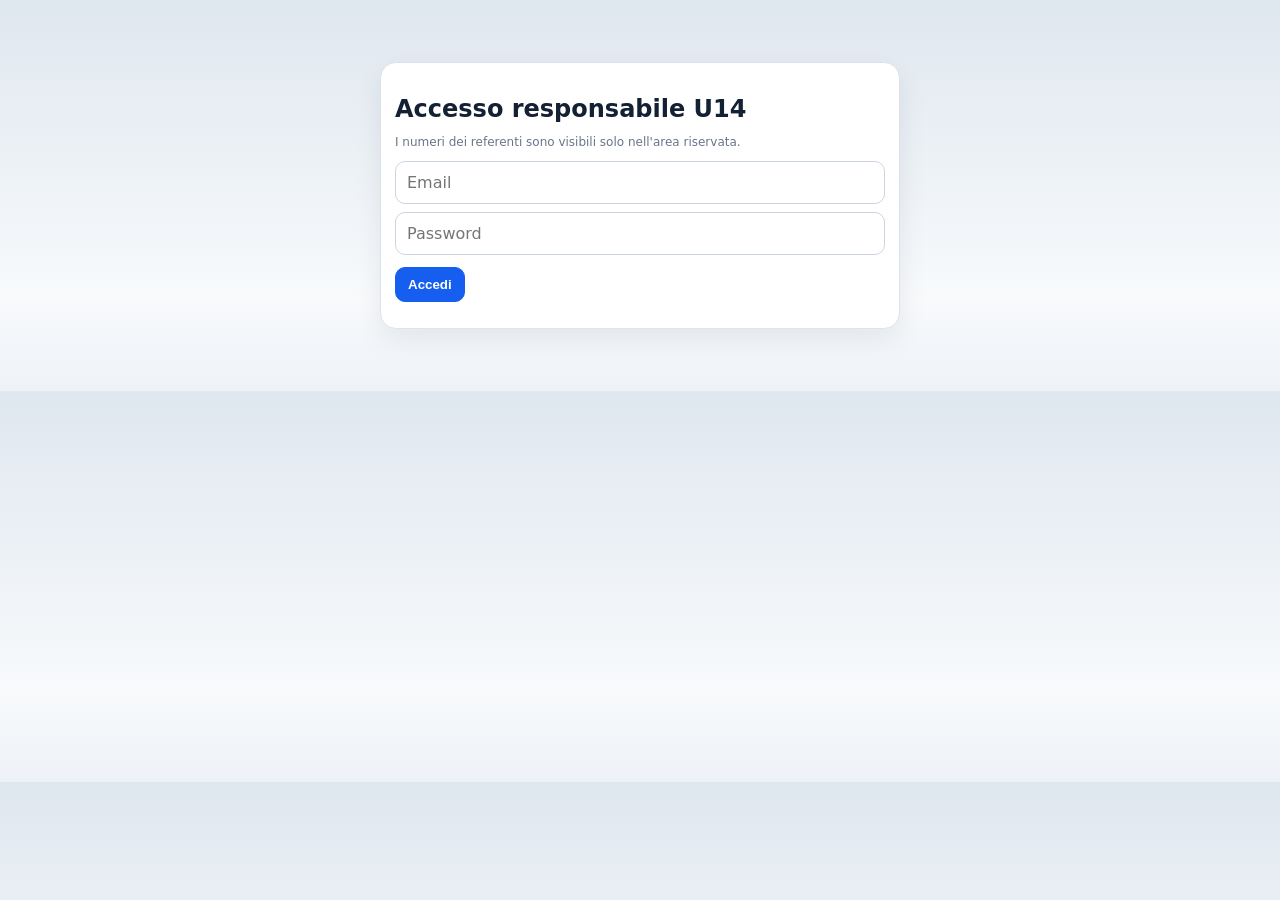
<file: U14/referenti.html>
<!doctype html>
<html lang="it"><head><meta charset="utf-8"><meta name="viewport" content="width=device-width,initial-scale=1,viewport-fit=cover">
<meta name="theme-color" content="#0f172a"><title>ASM70 U14 · Referenti</title>
<style>
:root{--bg:#eef2f7;--p:#fff;--ink:#142033;--mut:#68768a;--line:#dbe4ee;--nav:#0f172a;--blue:#155eef;--green:#15803d;--amber:#b45309;--shadow:0 10px 28px rgba(15,23,42,.08)}
*{box-sizing:border-box}body{margin:0;font-family:system-ui,-apple-system,Segoe UI,sans-serif;background:linear-gradient(#dfe7ef,#f8fafc 300px,#eef2f7);color:var(--ink)}
.app{max-width:1100px;margin:auto;padding:12px}.hero{background:linear-gradient(135deg,#0f172a,#164e63 65%,#155eef);color:white;border-radius:22px;padding:20px;box-shadow:var(--shadow)}
.hero h1{margin:0;font-size:clamp(28px,6vw,42px)}.hero p{margin:6px 0 0;color:#dbeafe}.bar{display:flex;gap:8px;flex-wrap:wrap;align-items:center;margin:12px 0}
.btn,a.btn{border:1px solid var(--line);background:white;color:var(--ink);border-radius:10px;padding:9px 12px;font-weight:850;text-decoration:none;cursor:pointer}.btn.blue{background:var(--blue);color:white;border-color:var(--blue)}.btn.wa{background:#dcfce7;color:#166534;border-color:#bbf7d0}.btn.call{background:#e0f2fe;color:#075985}
.card{background:white;border:1px solid var(--line);border-radius:16px;padding:14px;box-shadow:var(--shadow)}.grid{display:grid;grid-template-columns:repeat(auto-fit,minmax(260px,1fr));gap:10px}
h2{margin:18px 0 10px}.team{font-size:18px;font-weight:950}.mut{color:var(--mut);font-size:12px}.who{margin:8px 0;font-weight:850}.meta{font-size:12px;line-height:1.55;color:#475569}
.games{margin-top:9px;display:grid;gap:6px}.g{border-radius:10px;background:#f8fafc;border:1px solid #e2e8f0;padding:8px;font-size:12px}.g-actions{display:flex;gap:6px;flex-wrap:wrap;margin-top:7px}.g-actions .btn{padding:7px 9px;font-size:11px}.tbc{color:var(--amber);font-weight:900}
.actions{display:flex;gap:7px;flex-wrap:wrap;margin-top:10px}.search{width:100%;padding:12px;border:1px solid #cbd5e1;border-radius:12px;font:inherit;background:white}
#login{max-width:520px;margin:50px auto}.fields{display:grid;gap:8px}.fields input{width:100%;padding:11px;border:1px solid #cbd5e1;border-radius:10px;font:inherit}.hidden{display:none!important}.count{font-size:12px;color:var(--mut);font-weight:800}
.current{border-top:4px solid var(--blue)}.tag{display:inline-block;font-size:10px;font-weight:900;border-radius:999px;padding:4px 7px;background:#eff6ff;color:#1d4ed8;margin-left:6px}
@media(max-width:560px){.app{padding:7px}.hero{border-radius:18px;padding:17px 14px}}
</style></head><body><div class="app">
<section id="login" class="card"><h2>Accesso responsabile U14</h2><p class="mut">I numeri dei referenti sono visibili solo nell'area riservata.</p>
<div class="fields"><input id="email" type="email" placeholder="Email"><input id="pwd" type="password" placeholder="Password"></div>
<div class="bar"><button class="btn blue" id="signin">Accedi</button><span class="mut" id="msg"></span></div></section>

<div id="panel" class="hidden">
<header class="hero"><h1>ASM70 U14 · Referenti</h1><p>Girone I in primo piano + archivio completo U14 Lombardia 2026/27</p></header>
<div class="bar"><a class="btn" href="./admin.html">← Admin</a><a class="btn" href="./">Calendario genitori</a><button class="btn" id="logout">Esci</button><span class="count" id="status"></span></div>

<h2>Da contattare per il Girone I</h2><div class="grid" id="current"></div>

<h2>Archivio completo referenti U14 <span class="count" id="total"></span></h2>
<input class="search" id="q" type="search" placeholder="Cerca squadra, città, referente…">
<div class="grid" id="archive" style="margin-top:10px"></div>
</div></div>
<script>
const BASE='https://gtiescrhzsctcyfjuixq.supabase.co',KEY='sb_publishable_W1Ygs4iWPPv8UUTtjUMetA_TA14SEc-',SK='u14_lite_session_v1';
let session=null,C=[],G=[];try{session=JSON.parse(localStorage.getItem(SK)||'null')}catch(e){}
const $=s=>document.querySelector(s),esc=s=>String(s??'').replace(/[&<>"']/g,c=>({'&':'&amp;','<':'&lt;','>':'&gt;','"':'&quot;',"'":'&#039;'}[c]));
const opponents=['CARPE DIEM BASKET','G.S. GIOVANILE CIVATESE','BASKET LECCO','BASKET CLUB TIRANO'];
async function refresh(){if(!session?.refresh_token)return false;const r=await fetch(BASE+'/auth/v1/token?grant_type=refresh_token',{method:'POST',headers:{apikey:KEY,'Content-Type':'application/json'},body:JSON.stringify({refresh_token:session.refresh_token}),cache:'no-store'});if(!r.ok)return false;session=await r.json();localStorage.setItem(SK,JSON.stringify(session));return true}
async function af(path,retry=true){let r=await fetch(BASE+path,{headers:{apikey:KEY,'Authorization':'Bearer '+session.access_token},cache:'no-store'});if(r.status===401&&retry&&await refresh())return af(path,false);if(!r.ok)throw new Error('HTTP '+r.status+' '+await r.text());return r.json()}
async function signin(){$('#msg').textContent='Accesso…';const r=await fetch(BASE+'/auth/v1/token?grant_type=password',{method:'POST',headers:{apikey:KEY,'Content-Type':'application/json'},body:JSON.stringify({email:$('#email').value.trim(),password:$('#pwd').value}),cache:'no-store'});const j=await r.json();if(!r.ok){$('#msg').textContent=j.error_description||j.message||'Accesso non riuscito';return}session=j;localStorage.setItem(SK,JSON.stringify(j));await ready()}
function phoneDigits(p){let d=String(p||'').replace(/\D/g,'');if(d.startsWith('39')&&d.length>10)return d;return '39'+d}
function dateIt(s){let a=s.split('-').map(Number),d=new Date(a[0],a[1]-1,a[2],12);return d.toLocaleDateString('it-IT',{weekday:'short',day:'2-digit',month:'2-digit',year:'numeric'})}
function related(team){return G.filter(g=>g.opponent===team)}
function fixture(g){return g.home_away==='home'?'MORBEGNO 70 - '+g.opponent:g.opponent+' - MORBEGNO 70'}
function message(c,g=null){let line=g?fixture(g)+' del '+dateIt(g.game_date)+' alle '+String(g.game_time||'').slice(0,5):c.team_name;return 'Buongiorno '+c.contact_name+', sono Giorgio di Morbegno 70 U14. Ti contatto per organizzare la gara '+line+', indicata nel calendario FIP provvisorio. Mi confermi se data e orario possono andare bene? Grazie.'}
function genericMessage(c){return 'Buongiorno '+c.contact_name+', sono Giorgio di Morbegno 70 U14. Ti contatto in merito alle gare U14 tra Morbegno 70 e '+c.team_name+'. Grazie.'}
function gamesHtml(c){let gs=related(c.team_name),tel=phoneDigits(c.phone);if(!gs.length)return '';return '<div class="games">'+gs.map((g,i)=>{let wa='https://wa.me/'+tel+'?text='+encodeURIComponent(message(c,g));return '<div class="g"><b>'+esc(fixture(g))+'</b><br>'+dateIt(g.game_date)+' · '+String(g.game_time||'').slice(0,5)+' <span class="tbc">· DA CONFERMARE</span><div class="g-actions"><a class="btn wa" target="_blank" href="'+wa+'">WhatsApp questa gara</a></div></div>'}).join('')+'</div>'}
function card(c,isCurrent=false){let tel=phoneDigits(c.phone),gs=related(c.team_name),wa='https://wa.me/'+tel+'?text='+encodeURIComponent(genericMessage(c));return '<article class="card '+(isCurrent?'current':'')+'"><div class="team">'+esc(c.team_name)+(isCurrent?'<span class="tag">'+esc(c.city)+'</span>':'')+'</div><div class="who">'+esc(c.contact_name)+' · '+esc(c.phone)+'</div><div class="meta">Casa: '+esc(c.game_day)+' '+esc(c.game_time)+'<br>'+esc(c.venue)+'</div>'+gamesHtml(c)+'<div class="actions">'+(!gs.length?'<a class="btn wa" target="_blank" href="'+wa+'">WhatsApp referente</a>':'')+'<a class="btn call" href="tel:+'+tel+'">Chiama</a></div></article>'}
function render(){let cur=opponents.map(n=>C.find(c=>c.team_name===n)).filter(Boolean);$('#current').innerHTML=cur.map(c=>card(c,true)).join('');$('#total').textContent='('+C.length+')';filter()}
function filter(){let t=$('#q').value.trim().toLowerCase(),z=C.filter(c=>!t||(c.team_name+' '+c.city+' '+c.contact_name+' '+c.phone).toLowerCase().includes(t));$('#archive').innerHTML=z.map(c=>card(c,false)).join('')}
async function load(){$('#status').textContent='Aggiornamento…';[C,G]=await Promise.all([af('/rest/v1/u14_contacts?select=*&season=eq.2026%2F27&order=team_name.asc'),af('/rest/v1/games?select=*&season=eq.2026%2F27&fip_game_no=not.is.null&order=game_date.asc,game_time.asc')]);render();$('#status').textContent='Aggiornato '+new Date().toLocaleTimeString('it-IT',{hour:'2-digit',minute:'2-digit'})}
async function ready(){if(!session?.access_token){$('#login').classList.remove('hidden');$('#panel').classList.add('hidden');return}try{await af('/auth/v1/user');$('#login').classList.add('hidden');$('#panel').classList.remove('hidden');await load()}catch(e){localStorage.removeItem(SK);session=null;$('#login').classList.remove('hidden');$('#panel').classList.add('hidden');$('#msg').textContent='Sessione scaduta. Accedi di nuovo.'}}
$('#signin').onclick=signin;$('#logout').onclick=()=>{localStorage.removeItem(SK);session=null;location.reload()};$('#q').oninput=filter;ready();
</script></body></html>
</file>
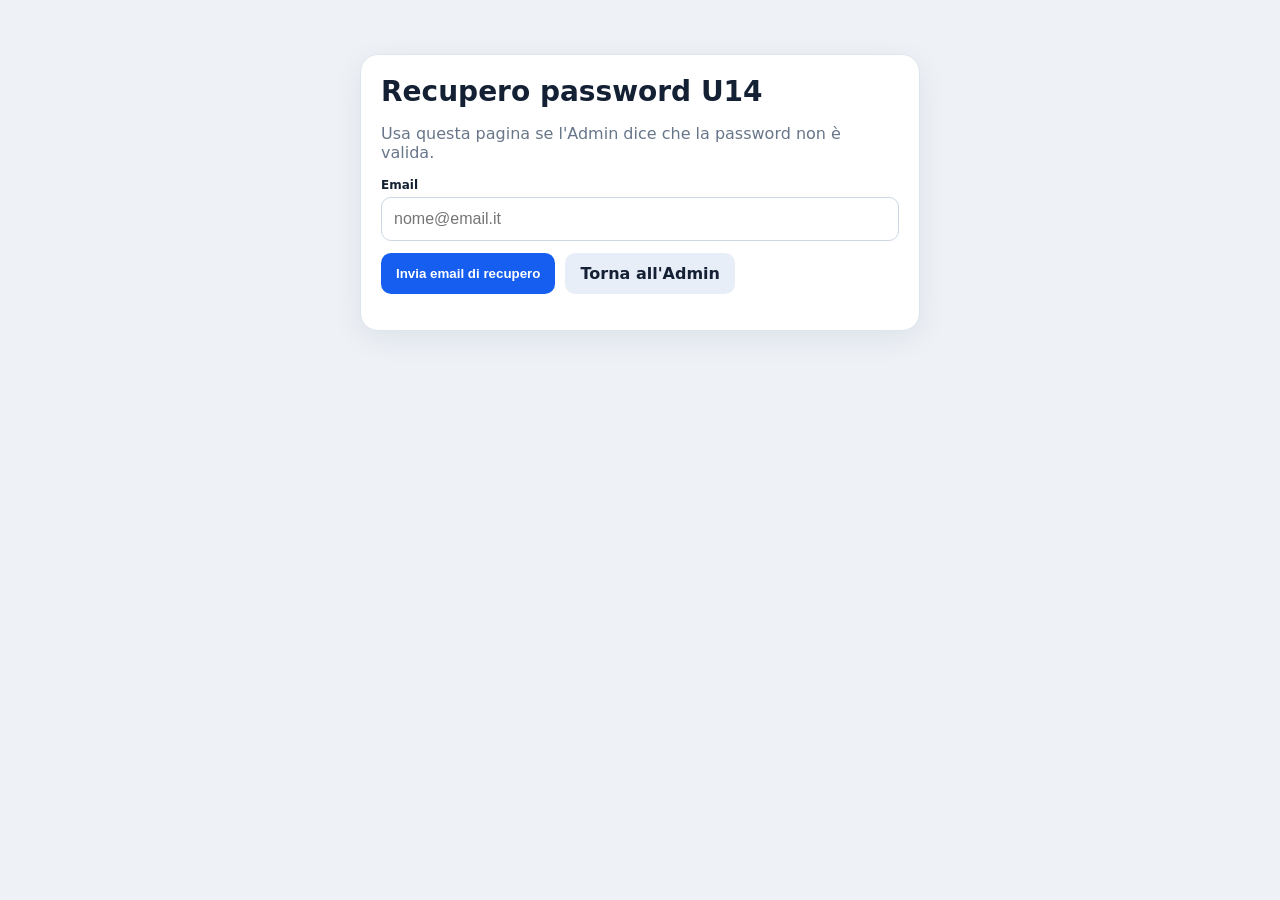
<file: U14/reset-password.html>
<!doctype html>
<html lang="it">
<head>
<meta charset="utf-8">
<meta name="viewport" content="width=device-width,initial-scale=1">
<meta name="theme-color" content="#0f172a">
<title>ASM70 U14 · Recupero password</title>
<style>
body{margin:0;font-family:system-ui,-apple-system,Segoe UI,Roboto,sans-serif;background:#eef2f7;color:#142033}.wrap{max-width:560px;margin:40px auto;padding:14px}.card{background:#fff;border:1px solid #dde5ee;border-radius:18px;padding:20px;box-shadow:0 8px 30px #0f172a12}h1{margin:0 0 8px;font-size:28px}.mut{color:#68768a}.ok{color:#166534}.err{color:#b91c1c}.row{display:flex;gap:10px;flex-wrap:wrap;margin-top:12px}label{display:block;font-size:12px;font-weight:800;margin:14px 0 5px}input{width:100%;box-sizing:border-box;padding:12px;border:1px solid #cdd7e3;border-radius:10px;font-size:16px}.btn{border:0;border-radius:10px;padding:11px 15px;font-weight:800;cursor:pointer}.blue{background:#155eef;color:white}.secondary{background:#e8eef8;color:#142033}.hidden{display:none!important}a{color:#155eef;font-weight:700;text-decoration:none}
</style>
</head>
<body><div class="wrap"><div class="card">
<h1>Recupero password U14</h1>
<p class="mut">Usa questa pagina se l'Admin dice che la password non è valida.</p>
<section id="requestBox">
<label>Email</label><input id="email" type="email" autocomplete="email" placeholder="nome@email.it">
<div class="row"><button id="send" class="btn blue">Invia email di recupero</button><a class="btn secondary" href="admin.html">Torna all'Admin</a></div>
</section>
<section id="changeBox" class="hidden">
<label>Nuova password</label><input id="p1" type="password" autocomplete="new-password" minlength="8">
<label>Ripeti nuova password</label><input id="p2" type="password" autocomplete="new-password" minlength="8">
<div class="row"><button id="change" class="btn blue">Salva nuova password</button></div>
</section>
<p id="msg" class="mut"></p>
</div></div>
<script>
const BASE='https://gtiescrhzsctcyfjuixq.supabase.co';
const KEY='sb_publishable_W1Ygs4iWPPv8UUTtjUMetA_TA14SEc-';
const REDIRECT='https://giostacchio.github.io/ASM70-STATS/U14/reset-password.html';
const $=s=>document.querySelector(s);
const params=new URLSearchParams(location.hash.replace(/^#/,''));
const accessToken=params.get('access_token');
const type=params.get('type');
if(accessToken && type==='recovery'){
  $('#requestBox').classList.add('hidden');
  $('#changeBox').classList.remove('hidden');
  $('#msg').textContent='Link verificato. Scegli ora una nuova password.';
}
$('#send').onclick=async()=>{
  const email=$('#email').value.trim();
  if(!email){$('#msg').className='err';$('#msg').textContent='Inserisci la tua email.';return}
  $('#send').disabled=true;$('#msg').className='mut';$('#msg').textContent='Invio in corso…';
  try{
    const r=await fetch(BASE+'/auth/v1/recover?redirect_to='+encodeURIComponent(REDIRECT),{method:'POST',headers:{'apikey':KEY,'Content-Type':'application/json'},body:JSON.stringify({email})});
    let j={};try{j=await r.json()}catch(e){}
    if(!r.ok) throw new Error(j.error_description||j.msg||j.message||('HTTP '+r.status));
    $('#msg').className='ok';$('#msg').textContent='Email inviata. Apri il messaggio di Supabase e premi il link di recupero.';
  }catch(e){$('#msg').className='err';$('#msg').textContent='Errore: '+e.message}
  finally{$('#send').disabled=false}
};
$('#change').onclick=async()=>{
  const p1=$('#p1').value,p2=$('#p2').value;
  if(p1.length<8){$('#msg').className='err';$('#msg').textContent='La password deve avere almeno 8 caratteri.';return}
  if(p1!==p2){$('#msg').className='err';$('#msg').textContent='Le due password non coincidono.';return}
  $('#change').disabled=true;$('#msg').className='mut';$('#msg').textContent='Aggiornamento in corso…';
  try{
    const r=await fetch(BASE+'/auth/v1/user',{method:'PUT',headers:{'apikey':KEY,'Authorization':'Bearer '+accessToken,'Content-Type':'application/json'},body:JSON.stringify({password:p1})});
    let j={};try{j=await r.json()}catch(e){}
    if(!r.ok) throw new Error(j.error_description||j.msg||j.message||('HTTP '+r.status));
    history.replaceState(null,'',location.pathname);
    $('#changeBox').classList.add('hidden');
    $('#msg').className='ok';$('#msg').innerHTML='Password aggiornata. <a href="admin.html">Apri ora l\'Admin U14</a>.';
  }catch(e){$('#msg').className='err';$('#msg').textContent='Errore: '+e.message}
  finally{$('#change').disabled=false}
};
</script></body></html>
</file>
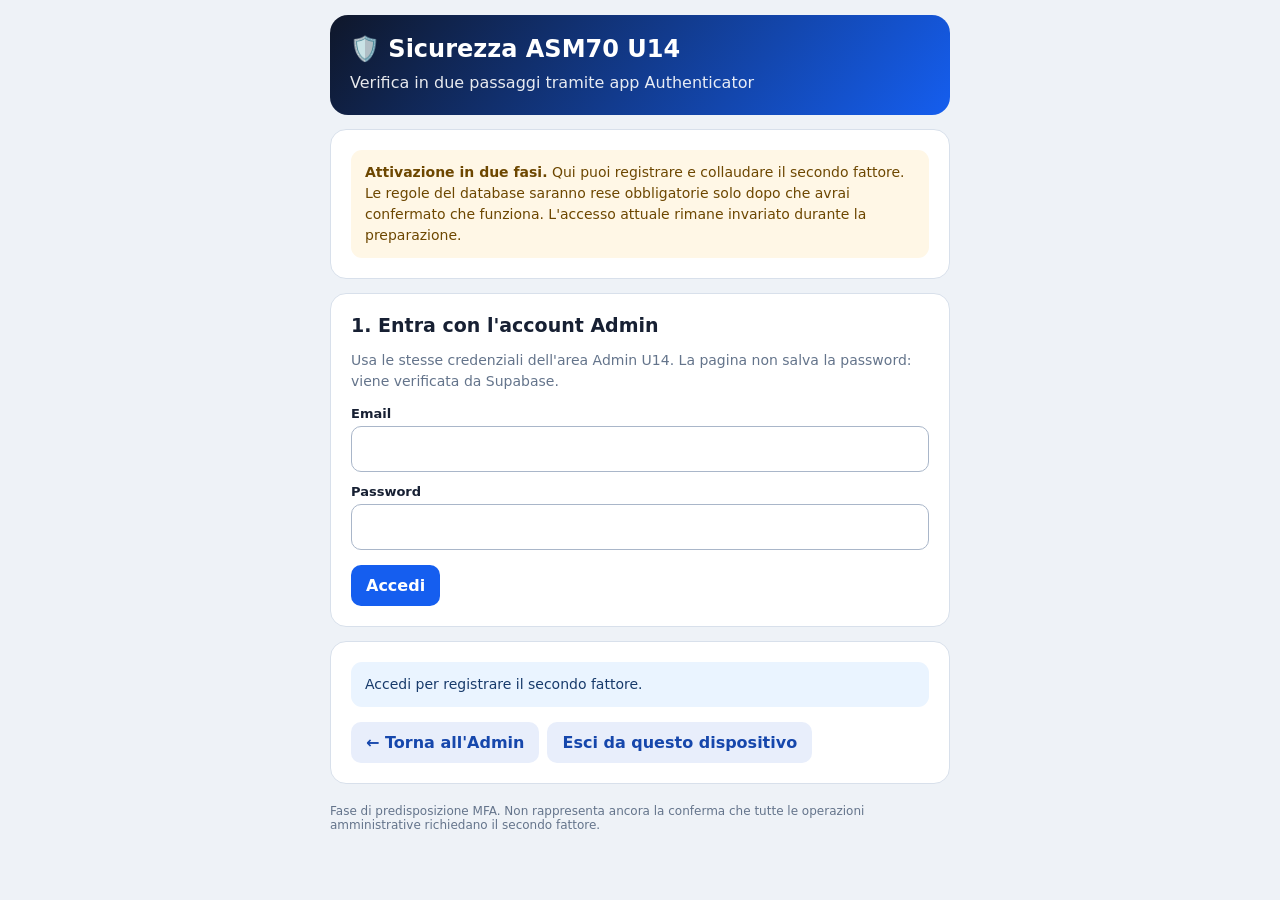
<file: U14/sicurezza.html>
<!doctype html>
<html lang="it">
<head>
  <meta charset="utf-8">
  <meta name="viewport" content="width=device-width,initial-scale=1">
  <meta name="theme-color" content="#0f172a">
  <title>ASM70 U14 — Sicurezza account</title>
  <style>
    :root{font-family:system-ui,-apple-system,Segoe UI,sans-serif;color:#172033;background:#eef2f7}
    *{box-sizing:border-box}body{margin:0}.wrap{width:min(650px,100%);margin:0 auto;padding:15px}
    .hero{background:linear-gradient(130deg,#0f172a,#155eef);color:white;border-radius:18px;padding:20px}
    .hero h1{font-size:24px;margin:0 0 8px}.hero p{margin:0;opacity:.9}
    .card{background:white;border:1px solid #d8e0eb;border-radius:16px;padding:20px;margin:14px 0}
    h2{font-size:19px;margin:0 0 12px}p{line-height:1.5}.muted{color:#64748b;font-size:14px}
    label{display:block;font-size:13px;font-weight:750;margin:12px 0 5px}
    input{display:block;width:100%;font:inherit;font-size:17px;padding:12px;border-radius:10px;border:1px solid #a9b6c9}
    button,.button{border:0;border-radius:10px;background:#155eef;color:#fff;font:inherit;font-weight:750;padding:11px 15px;cursor:pointer;text-decoration:none;display:inline-block}
    .secondary{background:#e8eefb;color:#1647ac}.row{display:flex;align-items:center;gap:8px;flex-wrap:wrap;margin-top:15px}
    .hidden{display:none!important}.notice{border-radius:11px;padding:12px 14px;background:#eaf4ff;color:#173a6b;font-size:14px;line-height:1.5}
    .notice.warn{background:#fff7e6;color:#6d4700}.notice.ok{background:#e7f9ef;color:#126739}
    #qr{width:min(265px,100%);height:auto;display:block;margin:18px auto;border:12px solid #fff}
    .secret{font:600 14px ui-monospace,monospace;overflow-wrap:anywhere;display:block;background:#f4f6fa;padding:10px;border-radius:8px}
    footer{color:#64748b;font-size:12px;margin:20px 0 40px}a{color:#155eef}
  </style>
</head>
<body>
<main class="wrap">
  <header class="hero"><h1>🛡️ Sicurezza ASM70 U14</h1><p>Verifica in due passaggi tramite app Authenticator</p></header>
  <section class="card"><div class="notice warn"><strong>Attivazione in due fasi.</strong> Qui puoi registrare e collaudare il secondo fattore. Le regole del database saranno rese obbligatorie solo dopo che avrai confermato che funziona. L'accesso attuale rimane invariato durante la preparazione.</div></section>

  <section id="login" class="card hidden">
    <h2>1. Entra con l'account Admin</h2>
    <p class="muted">Usa le stesse credenziali dell'area Admin U14. La pagina non salva la password: viene verificata da Supabase.</p>
    <label for="email">Email</label><input type="email" id="email" autocomplete="username">
    <label for="password">Password</label><input type="password" id="password" autocomplete="current-password">
    <div class="row"><button id="signIn">Accedi</button></div>
  </section>

  <section id="account" class="card hidden">
    <h2>2. Account amministratore</h2>
    <p id="accountLabel"></p>
    <div id="status" class="notice"></div>
    <div id="startRow" class="row hidden"><button id="startEnrollment">Registra il secondo fattore</button></div>
    <div id="challengeRow" class="row hidden"><button id="startChallenge">Verifica il codice del telefono</button></div>
  </section>

  <section id="enroll" class="card hidden">
    <h2>3. Collega il Pixel 10a</h2>
    <ol>
      <li>Apri Google Authenticator, Microsoft Authenticator o un'altra app TOTP sul telefono.</li>
      <li>Aggiungi un account e inquadra il QR qui sotto. Se stai visualizzando la pagina sullo stesso telefono, utilizza la chiave manuale.</li>
      <li>Inserisci il codice temporaneo di 6 cifre generato dall'app.</li>
    </ol>
    <img id="qr" alt="Codice QR per registrare il secondo fattore dell'account ASM70">
    <label>Chiave manuale (se non puoi scansionare il QR)</label>
    <code id="secret" class="secret"></code>
    <p class="muted">Non condividere il QR o la chiave: consentono di generare i tuoi codici di accesso.</p>
    <label for="enrollCode">Codice a 6 cifre</label><input id="enrollCode" inputmode="numeric" pattern="[0-9]{6}" maxlength="6" autocomplete="one-time-code">
    <div class="row"><button id="verifyEnrollment">Conferma registrazione</button></div>
  </section>

  <section id="challenge" class="card hidden">
    <h2>Verifica del secondo fattore</h2>
    <p>Apri l'app Authenticator e inserisci il codice corrente per confermare il possesso del telefono.</p>
    <label for="challengeCode">Codice a 6 cifre</label><input id="challengeCode" inputmode="numeric" pattern="[0-9]{6}" maxlength="6" autocomplete="one-time-code">
    <div class="row"><button id="verifyChallenge">Verifica codice</button></div>
  </section>

  <section class="card"><div id="message" class="notice" role="status" aria-live="polite">Controllo della sessione in corso…</div>
    <div class="row"><a class="button secondary" href="admin.html">← Torna all'Admin</a><button class="secondary" id="signOut">Esci da questo dispositivo</button></div>
  </section>
  <footer>Fase di predisposizione MFA. Non rappresenta ancora la conferma che tutte le operazioni amministrative richiedano il secondo fattore.</footer>
</main>
<script>
(() => {
  'use strict';
  const BASE='https://gtiescrhzsctcyfjuixq.supabase.co';
  const KEY='sb_publishable_W1Ygs4iWPPv8UUTtjUMetA_TA14SEc-';
  const SESSION_KEY='u14_lite_session_v1';
  const $=id=>document.getElementById(id);
  let session=null,user=null,factorId=null,verificationFactorId=null,busy=false;
  const show=(id,visible)=>$(id).classList.toggle('hidden',!visible);
  const message=(value,error=false)=>{const el=$('message');el.textContent=value;el.className='notice'+(error?' warn':'')};
  try{session=JSON.parse(localStorage.getItem(SESSION_KEY)||'null')}catch(_){session=null}

  function setSession(data){
    if(!data?.access_token)return;
    session={...(session||{}),...data};
    if(!data.expires_at && data.expires_in)session.expires_at=Math.floor(Date.now()/1000)+Number(data.expires_in);
    localStorage.setItem(SESSION_KEY,JSON.stringify(session));
  }
  async function request(path,method='GET',body=null,authorized=true){
    const headers={'apikey':KEY,'Content-Type':'application/json'};
    if(authorized){if(!session?.access_token)throw Error('Accesso richiesto');headers.Authorization='Bearer '+session.access_token}
    const r=await fetch(BASE+'/auth/v1/'+path,{method,headers,body:body===null?undefined:JSON.stringify(body),cache:'no-store'});
    const data=await r.json().catch(()=>({}));
    if(!r.ok)throw Error(data.msg||data.error_description||data.message||data.error||('Errore HTTP '+r.status));
    return data;
  }
  async function refreshSession(){
    if(!session?.refresh_token)return false;
    try{const data=await request('token?grant_type=refresh_token','POST',{refresh_token:session.refresh_token},false);setSession(data);return true}
    catch(_){return false}
  }
  async function ensureSession(){
    if(!session?.access_token)return false;
    if(session.expires_at && session.expires_at<Date.now()/1000+45 && !await refreshSession())return false;
    try{user=await request('user');return true}
    catch(_){if(await refreshSession()){try{user=await request('user');return true}catch(__){}}return false}
  }
  async function isAdmin(){
    const r=await fetch(BASE+'/rest/v1/rpc/is_u14_admin',{method:'POST',headers:{'apikey':KEY,'Authorization':'Bearer '+session.access_token,'Content-Type':'application/json'},body:'{}',cache:'no-store'});
    if(!r.ok)throw Error('Impossibile verificare il ruolo amministratore');
    return await r.json()===true;
  }
  function verifiedFactors(){return (user?.factors||[]).filter(f=>f.factor_type==='totp'&&f.status==='verified')}
  async function showAccount(){
    if(!await ensureSession()){
      show('login',true);show('account',false);message('Accedi per registrare il secondo fattore.');return;
    }
    if(!await isAdmin()){
      show('login',false);show('account',false);message('Questo account non ha i permessi di amministratore U14.',true);return;
    }
    $('accountLabel').textContent='Account autorizzato: '+(user.email||'Admin U14');
    show('login',false);show('account',true);show('enroll',false);show('challenge',false);
    const factors=verifiedFactors();
    factorId=factors.length?factors[0].id:null;
    show('startRow',!factorId);show('challengeRow',!!factorId);
    $('status').textContent=factorId?'Un secondo fattore è già registrato. Prova un codice per verificarne il funzionamento.':'Nessun secondo fattore ancora registrato. Avvia la procedura per associare il tuo telefono.';
    message('Accesso Admin verificato. Il blocco MFA del database non è ancora stato attivato.');
  }
  async function action(fn){
    if(busy)return;busy=true;
    try{await fn()}catch(e){message('Operazione non riuscita: '+e.message,true)}
    finally{busy=false}
  }
  $('signIn').onclick=()=>action(async()=>{
    const email=$('email').value.trim(),password=$('password').value;
    if(!email||!password)throw Error('Inserisci email e password');
    setSession(await request('token?grant_type=password','POST',{email,password},false));
    $('password').value='';await showAccount();
  });
  $('startEnrollment').onclick=()=>action(async()=>{
    if(!await ensureSession()||!await isAdmin())throw Error('Sessione amministratore non valida');
    const data=await request('factors','POST',{factor_type:'totp',friendly_name:'ASM70 Pixel 10a'});
    verificationFactorId=data.id;
    if(!verificationFactorId||!data.totp?.qr_code)throw Error('Supabase non ha restituito il QR di registrazione');
    const svg=data.totp.qr_code;
    $('qr').src=svg.startsWith('data:image/')?svg:'data:image/svg+xml;charset=utf-8,'+encodeURIComponent(svg);
    $('secret').textContent=data.totp.secret||'Chiave non disponibile';
    show('enroll',true);show('challenge',false);
    message('Inquadra il QR oppure inserisci la chiave nell’app e conferma il codice.');
  });
  async function verifyCode(id,code){
    if(!/^[0-9]{6}$/.test(code))throw Error('Inserisci le 6 cifre del codice');
    const challenge=await request('factors/'+encodeURIComponent(id)+'/challenge','POST',{});
    if(!challenge.id)throw Error('Impossibile creare la verifica');
    const verified=await request('factors/'+encodeURIComponent(id)+'/verify','POST',{challenge_id:challenge.id,code});
    setSession(verified);
    return verified;
  }
  $('verifyEnrollment').onclick=()=>action(async()=>{
    if(!verificationFactorId)throw Error('Avvia prima la registrazione');
    await verifyCode(verificationFactorId,$('enrollCode').value.trim());
    $('enrollCode').value='';$('secret').textContent='';$('qr').removeAttribute('src');
    user=await request('user');
    show('enroll',false);await showAccount();
    message('Secondo fattore registrato correttamente! Avvisa ChatGPT per completare la fase finale del blocco MFA sul database.');
  });
  $('startChallenge').onclick=()=>{show('challenge',true);show('enroll',false);$('challengeCode').focus();message('Inserisci il codice dall’app Authenticator.')};
  $('verifyChallenge').onclick=()=>action(async()=>{
    if(!factorId)throw Error('Nessun fattore verificato trovato');
    await verifyCode(factorId,$('challengeCode').value.trim());
    $('challengeCode').value='';show('challenge',false);
    message('Codice del secondo fattore verificato correttamente! Comunica l’esito per completare il blocco server.');
  });
  $('signOut').onclick=()=>action(async()=>{
    if(session?.access_token){try{await request('logout','POST',{})}catch(_){}}
    localStorage.removeItem(SESSION_KEY);session=null;user=null;
    show('account',false);show('enroll',false);show('challenge',false);show('login',true);
    message('Disconnesso da questo dispositivo.');
  });
  showAccount().catch(e=>{show('login',true);message('Verifica iniziale non riuscita: '+e.message,true)});
})();
</script>
</body>
</html>
</file>
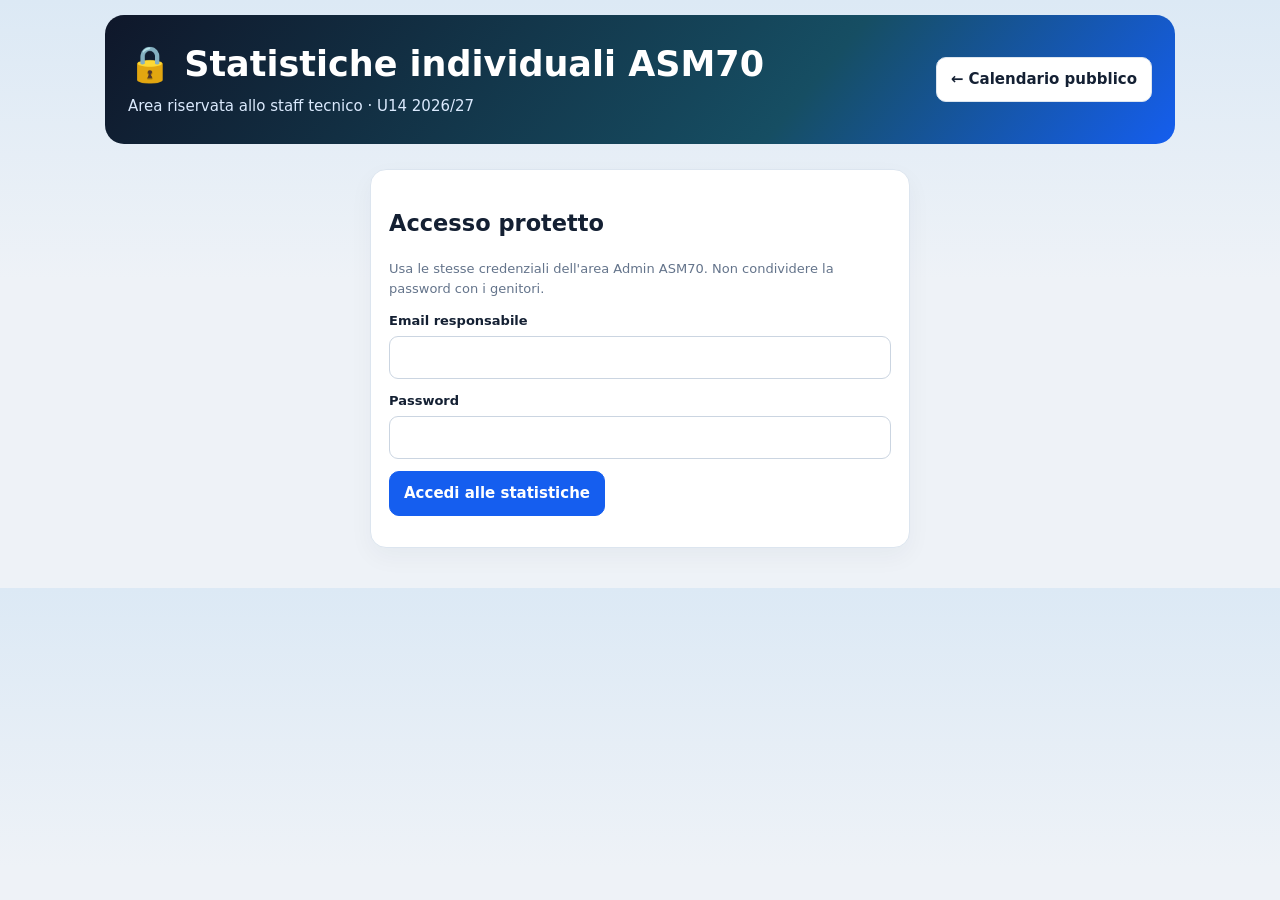
<file: U14/statistiche-private.html>
<!doctype html>
<html lang="it"><head><meta charset="utf-8"><meta name="viewport" content="width=device-width,initial-scale=1"><meta name="robots" content="noindex,nofollow,noarchive"><meta name="theme-color" content="#0f172a"><title>ASM70 U14 · Statistiche riservate</title>
<style>
:root{--ink:#142033;--mut:#64748b;--blue:#155eef;--bg:#eef2f7;--line:#dce5ef}*{box-sizing:border-box}body{margin:0;background:linear-gradient(#dce9f5,#eef2f7 280px);font:15px/1.5 system-ui,-apple-system,Segoe UI,sans-serif;color:var(--ink)}.app{max-width:1100px;margin:auto;padding:15px}.hero{padding:23px;background:linear-gradient(130deg,#0f172a,#164e63 65%,#155eef);color:white;border-radius:19px}.hero h1{margin:0;font-size:clamp(24px,5vw,35px)}.hero p{color:#dbeafe;margin:4px 0}.card{background:#fff;border:1px solid var(--line);padding:18px;border-radius:16px;margin:14px 0;box-shadow:0 9px 25px #12243b0b}.hidden{display:none!important}.mut{color:var(--mut);font-size:13px}label{display:block;font-size:13px;font-weight:800;margin-bottom:12px}input{display:block;width:100%;padding:11px;border:1px solid #cbd5e1;border-radius:9px;margin-top:5px;font:inherit}button,.btn{font:inherit;font-weight:800;border:1px solid var(--line);border-radius:10px;background:#fff;padding:10px 14px;cursor:pointer;text-decoration:none;color:var(--ink)}.primary{background:var(--blue);color:#fff;border-color:var(--blue)}.row{display:flex;justify-content:space-between;gap:12px;align-items:center;flex-wrap:wrap}.grid{display:grid;grid-template-columns:repeat(3,1fr);gap:10px}.metric{padding:15px;border-radius:12px;background:#f1f5f9}.metric strong{display:block;font-size:25px}.scroller{overflow-x:auto}table{border-collapse:collapse;width:100%;white-space:nowrap;font-size:13px}th,td{padding:12px 9px;border-bottom:1px solid var(--line);text-align:right}th:first-child,td:first-child{text-align:left;position:sticky;left:0;background:#fff}th{background:#f8fafc;color:#475569}.breakdown{height:9px;display:flex;overflow:hidden;border-radius:10px;background:#e2e8f0;min-width:150px}.breakdown span{height:100%}.legend{display:flex;gap:16px;flex-wrap:wrap;font-size:12px}.dot{display:inline-block;width:9px;height:9px;border-radius:3px;margin-right:4px}.banner{background:#fff7ed;border:1px solid #fed7aa;border-radius:10px;padding:10px;font-size:12px;margin-top:10px}@media(max-width:600px){.grid{grid-template-columns:1fr}.hero{padding:17px}.app{padding:8px}.card{padding:13px}th,td{padding:11px 7px}}
</style></head><body><div class="app"><header class="hero"><div class="row"><div><h1>🔒 Statistiche individuali ASM70</h1><p>Area riservata allo staff tecnico · U14 2026/27</p></div><a class="btn" href="./index.html">← Calendario pubblico</a></div></header>
<section class="card" id="login" style="max-width:540px;margin:25px auto"><h2>Accesso protetto</h2><p class="mut">Usa le stesse credenziali dell'area Admin ASM70. Non condividere la password con i genitori.</p><form id="loginform"><label>Email responsabile<input type="email" id="email" autocomplete="username" required></label><label>Password<input type="password" id="password" autocomplete="current-password" required></label><button class="primary" type="submit">Accedi alle statistiche</button></form><p class="mut" id="loginmsg" role="status"></p></section>
<div id="private" class="hidden"><section class="card"><div class="row"><div><h2 style="margin:0">Classifica marcatori ASM70</h2><p class="mut" id="updated">Calcolo in corso…</p></div><button id="logout">Esci dall'area riservata</button></div><div class="grid" id="summary"></div><p class="banner">Fonte: partite concluse e sincronizzate su <b>ASM70 Live Stats</b>, non Italia Canestro. La classifica non include eventuali gare registrate solo sul telefono o tabellini non importati. Le percentuali indicano la <b>distribuzione dei punti segnati</b>, non la precisione di tiro.</p></section>
<section class="card"><div class="row"><h3 style="margin:0">Giocatori · totale stagione</h3><span class="mut">Tocca un giocatore per vedere il dettaglio delle sue partite.</span></div><div class="legend" style="margin:10px 0"><span><i class="dot" style="background:#2563eb"></i>Da 2</span><span><i class="dot" style="background:#f59e0b"></i>Da 3</span><span><i class="dot" style="background:#16a34a"></i>Libero</span></div><div class="scroller"><table><thead><tr><th>Giocatore</th><th>PG</th><th>PTS</th><th>Media</th><th>TL</th><th>T2</th><th>T3</th><th>Origine dei punti</th></tr></thead><tbody id="players"><tr><td colspan="8">Caricamento…</td></tr></tbody></table></div></section>
<section class="card hidden" id="detail"><div class="row"><h3 id="detailname">Dettaglio</h3><button id="closedetail">Chiudi</button></div><div class="scroller"><table><thead><tr><th>Gara</th><th>PTS</th><th>TL</th><th>T2</th><th>T3</th></tr></thead><tbody id="detailrows"></tbody></table></div></section>
</div></div>
<script>
const BASE='https://gtiescrhzsctcyfjuixq.supabase.co';
const KEY='sb_publishable_W1Ygs4iWPPv8UUTtjUMetA_TA14SEc-';
const SESSION='u14_lite_session_v1';
const $=q=>document.querySelector(q);
const esc=v=>String(v??'').replace(/[&<>"']/g,c=>({'&':'&amp;','<':'&lt;','>':'&gt;','"':'&quot;',"'":'&#39;'}[c]));
let current=null,aggregates=[];
function readSession(){try{return JSON.parse(localStorage.getItem(SESSION)||'null')}catch{return null}}
async function refresh(){let s=readSession();if(!s?.refresh_token)return null;let r=await fetch(BASE+'/auth/v1/token?grant_type=refresh_token',{method:'POST',headers:{apikey:KEY,'Content-Type':'application/json'},body:JSON.stringify({refresh_token:s.refresh_token}),cache:'no-store'});if(!r.ok)return null;let data=await r.json();localStorage.setItem(SESSION,JSON.stringify(data));return data}
async function getPrivateGames(retry=true){let s=readSession();if(!s?.access_token)throw Error('Accesso richiesto');let r=await fetch(BASE+'/rest/v1/u14_live_games?select=archive_id,game_id,game_date,opponent,status,state,updated_at&status=eq.final&order=updated_at.desc&limit=200',{headers:{apikey:KEY,Authorization:'Bearer '+s.access_token},cache:'no-store'});if(r.status===401&&retry&&await refresh())return getPrivateGames(false);if(!r.ok)throw Error(r.status===401||r.status===403?'Credenziali scadute o accesso non autorizzato':'Errore archivio '+r.status);return r.json()}
// La categoria è salvata nello stato della gara: non confondere gli U13 con gli U14.
// Per sicurezza, una categoria mancante/non riconosciuta non entra in classifica.
function isU14Game(game){return /\bU14\b/i.test(String(game?.state?.team||''))}
function summarize(games){let unique=new Map();for(let g of games.filter(isU14Game)){let k=g.game_id||g.archive_id;if(!unique.has(k))unique.set(k,g)}let players=new Map();let n=0;for(let game of unique.values()){let s=game.state;if(!s||!Array.isArray(s.players)||!Array.isArray(s.events))continue;n++;let perGame=new Map();for(let p of s.players){let key=String(p.name||'').trim().toLocaleLowerCase('it');if(!key)continue;let data=players.get(key)||{name:p.name,pg:0,pts:0,ft:0,two:0,three:0,games:[]};players.set(key,data);perGame.set(String(p.id),data)}let local=new Map();for(let e of s.events){if(e.side&&e.side!=='us')continue;let row=perGame.get(String(e.playerId));if(!row)continue;let stat=local.get(row)||{ft:0,two:0,three:0};if(e.type==='1M')stat.ft++;if(e.type==='2M')stat.two++;if(e.type==='3M')stat.three++;local.set(row,stat)}for(let row of new Set(perGame.values())){let d=local.get(row)||{ft:0,two:0,three:0};let pts=d.ft+2*d.two+3*d.three;row.pg++;row.ft+=d.ft;row.two+=d.two;row.three+=d.three;row.pts+=pts;row.games.push({opponent:game.opponent||s.opponent||'Avversario',date:game.game_date||s.gameDate||'',...d,pts})}}return {rows:[...players.values()].sort((a,b)=>b.pts-a.pts||a.name.localeCompare(b.name,'it')),number:n}}
function distribution(p){let a=p.two*2,b=p.three*3,c=p.ft,t=p.pts||1;return `<div class="breakdown" aria-label="2 punti ${Math.round(a/t*100)}%, 3 punti ${Math.round(b/t*100)}%, liberi ${Math.round(c/t*100)}%"><span style="width:${a/t*100}%;background:#2563eb"></span><span style="width:${b/t*100}%;background:#f59e0b"></span><span style="width:${c/t*100}%;background:#16a34a"></span></div><small>${Math.round(a/t*100)}% / ${Math.round(b/t*100)}% / ${Math.round(c/t*100)}%</small>`}
function render(games){let {rows,number}=summarize(games);aggregates=rows;$('#updated').textContent='Archivio protetto · '+number+' partite concluse disponibili';$('#summary').innerHTML=`<div class="metric"><strong>${number}</strong><span class="mut">Partite analizzate</span></div><div class="metric"><strong>${rows.length}</strong><span class="mut">Giocatori registrati</span></div><div class="metric"><strong>${rows.reduce((n,p)=>n+p.pts,0)}</strong><span class="mut">Punti tracciati</span></div>`;$('#players').innerHTML=rows.length?rows.map((p,i)=>`<tr><td><button data-player="${i}" style="border:0;padding:0;color:#155eef;text-decoration:underline">${esc(p.name)}</button></td><td>${p.pg}</td><td><b>${p.pts}</b></td><td>${(p.pts/p.pg).toFixed(1)}</td><td>${p.ft}</td><td>${p.two}</td><td>${p.three}</td><td>${distribution(p)}</td></tr>`).join(''):'<tr><td colspan="8">Nessuna partita conclusa disponibile per questo utente.</td></tr>';document.querySelectorAll('[data-player]').forEach(b=>b.onclick=()=>details(aggregates[Number(b.dataset.player)]))}
function details(p){$('#detail').classList.remove('hidden');$('#detailname').textContent=p.name+' · dettaglio partite';$('#detailrows').innerHTML=p.games.map(g=>`<tr><td>${esc(g.date)} · ${esc(g.opponent)}</td><td><b>${g.pts}</b></td><td>${g.ft}</td><td>${g.two}</td><td>${g.three}</td></tr>`).join('');$('#detail').scrollIntoView({behavior:'smooth',block:'start'})}
async function enter(){try{let games=await getPrivateGames();$('#login').classList.add('hidden');$('#private').classList.remove('hidden');render(games)}catch(e){$('#login').classList.remove('hidden');$('#private').classList.add('hidden');$('#loginmsg').textContent=e.message}}
$('#loginform').onsubmit=async e=>{e.preventDefault();$('#loginmsg').textContent='Verifica credenziali…';try{let r=await fetch(BASE+'/auth/v1/token?grant_type=password',{method:'POST',headers:{apikey:KEY,'Content-Type':'application/json'},body:JSON.stringify({email:$('#email').value.trim(),password:$('#password').value}),cache:'no-store'});let data=await r.json();if(!r.ok)throw Error('Email o password non valide');localStorage.setItem(SESSION,JSON.stringify(data));$('#password').value='';await enter()}catch(e){$('#loginmsg').textContent=e.message}};
$('#logout').onclick=async()=>{let s=readSession();if(s?.access_token)fetch(BASE+'/auth/v1/logout',{method:'POST',headers:{apikey:KEY,Authorization:'Bearer '+s.access_token}}).catch(()=>{});localStorage.removeItem(SESSION);current=null;aggregates=[];$('#private').classList.add('hidden');$('#login').classList.remove('hidden');$('#loginmsg').textContent='Disconnesso.'};
$('#closedetail').onclick=()=>$('#detail').classList.add('hidden');
if(readSession())enter();
</script></body></html>
</file>
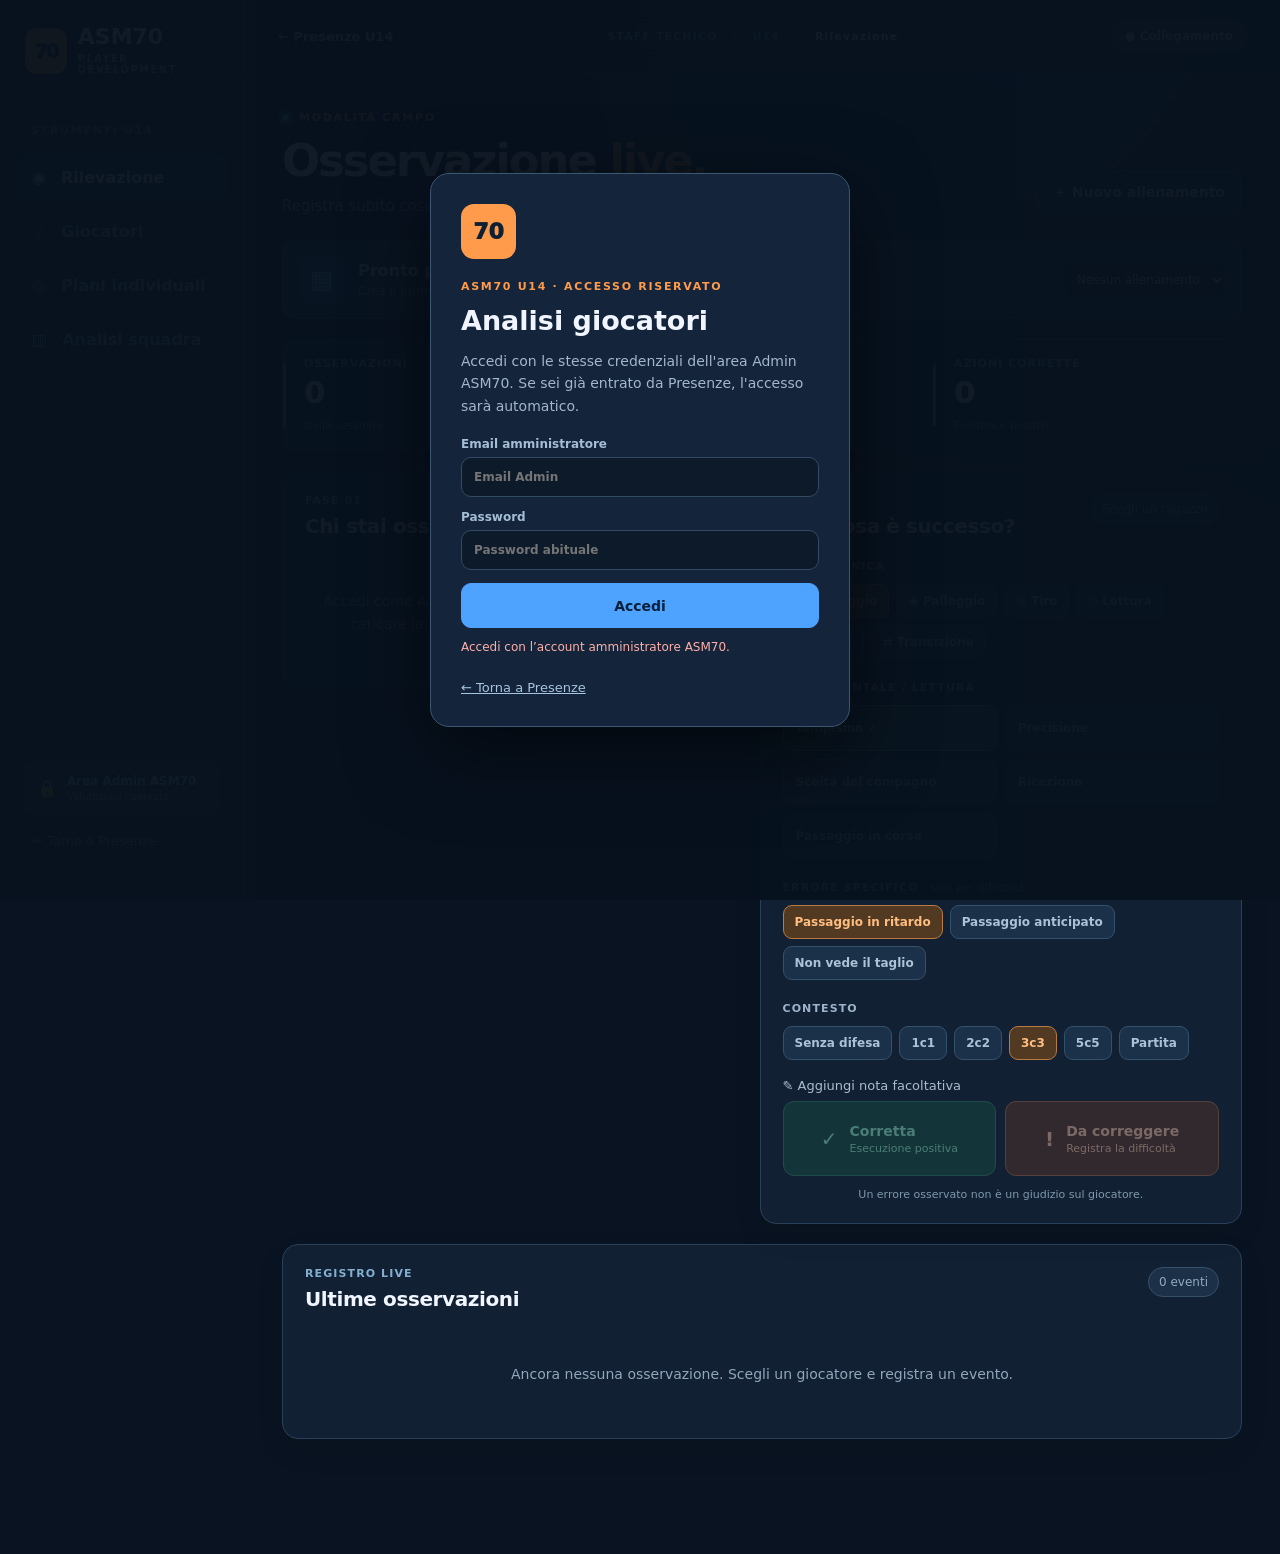
<file: U14/sviluppo.html>
<!DOCTYPE html>
<html lang="it">
<head>
  <meta charset="utf-8">
  <meta name="viewport" content="width=device-width,initial-scale=1,viewport-fit=cover">
  <meta name="theme-color" content="#0b1220">
  <meta http-equiv="Cache-Control" content="no-cache, no-store, must-revalidate">
  <title>ASM70 U14 · Analisi e sviluppo giocatori</title>
  <link rel="stylesheet" href="./sviluppo.css?v=1">
</head>
<body>
  <div class="shell">
    <aside class="sidebar">
      <a href="./presenze.html" class="logo"><span class="logo-ball">70</span><span><b>ASM70</b><small>PLAYER DEVELOPMENT</small></span></a>
      <div class="side-caption">STRUMENTI U14</div>
      <nav class="side-links" aria-label="Sezioni">
        <button class="side-tab active" data-tab="live">◉ <span>Rilevazione</span></button>
        <button class="side-tab" data-tab="players">♧ <span>Giocatori</span></button>
        <button class="side-tab" data-tab="plans">◎ <span>Piani individuali</span></button>
        <button class="side-tab" data-tab="analysis">▥ <span>Analisi squadra</span></button>
      </nav>
      <div class="side-bottom">
        <div class="private-callout">🔒 <span><b>Area Admin ASM70</b><small>Valutazioni riservate</small></span></div>
        <a href="./presenze.html" class="return-link">← Torna a Presenze</a>
      </div>
    </aside>

    <div class="app-main">
      <header class="topbar">
        <a href="./presenze.html" class="top-back">← Presenze U14</a>
        <span class="breadcrumb">STAFF TECNICO <i>/</i> U14 <i>/</i> <b id="sectionBreadcrumb">Rilevazione</b></span>
        <button id="connectionStatus" class="connection-pill" type="button" title="Tocca per riprovare la sincronizzazione">● Collegamento</button>
      </header>

      <main class="main-content">
        <section class="page active" id="pageLive">
          <div class="page-heading"><div><div class="overline"><span class="green-dot"></span> MODALITÀ CAMPO</div><h1>Osservazione <em>live.</em></h1><p>Registra subito cosa succede. Approfondisci dopo l'allenamento.</p></div><button class="outline" id="newSessionBtn">＋ Nuovo allenamento</button></div>
          <div class="session-banner"><div class="session-symbol">▦</div><div class="session-info"><b id="sessionName">Pronto per iniziare</b><span id="sessionDetails">Nessuna sessione selezionata</span></div><select id="sessionPicker" aria-label="Allenamento" class="session-picker"></select></div>
          <div class="metrics"><div class="metric"><span>OSSERVAZIONI</span><strong id="countEvents">0</strong><small>Nella sessione</small></div><div class="metric"><span>GIOCATORI VISTI</span><strong id="countPlayers">0/15</strong><small>Copertura rosa</small></div><div class="metric"><span>AZIONI CORRETTE</span><strong id="countPositive">0</strong><small>Feedback positivi</small></div></div>
          <div class="live-grid">
            <section class="panel"><div class="panel-heading"><div><div class="step">FASE 01</div><h2>Chi stai osservando?</h2></div><span id="rosterCount" class="small-pill">— giocatori</span></div><div id="playerPicker" class="player-grid"><div class="empty">Caricamento rosa ASM70…</div></div></section>
            <section class="panel input-panel"><div class="panel-heading"><div><div class="step">FASE 02</div><h2>Che cosa è successo?</h2></div><span id="chosenPlayer" class="small-pill">Scegli un ragazzo</span></div>
              <label class="field-title">AREA TECNICA</label><div id="areaPicker" class="option-row"></div>
              <label class="field-title spaced">FONDAMENTALE / LETTURA</label><div id="skillPicker" class="skill-grid"></div>
              <label class="field-title spaced">ERRORE SPECIFICO <small>· solo per difficoltà</small></label><div id="issuePicker" class="option-row"></div>
              <label class="field-title spaced">CONTESTO</label><div id="contextPicker" class="option-row"></div>
              <details class="note-details"><summary>✎ Aggiungi nota facoltativa</summary><textarea id="eventNote" rows="2" maxlength="700" placeholder="Cosa hai osservato? Perché potrebbe essere successo?"></textarea></details>
              <div class="log-actions"><button id="logGood" class="log-good" disabled>✓ <span><b>Corretta</b><small>Esecuzione positiva</small></span></button><button id="logIssue" class="log-bad" disabled>! <span><b>Da correggere</b><small>Registra la difficoltà</small></span></button></div>
              <div class="help-mini">Un errore osservato non è un giudizio sul giocatore.</div>
            </section>
          </div>
          <section class="panel event-panel"><div class="panel-heading"><div><div class="step">REGISTRO LIVE</div><h2>Ultime osservazioni</h2></div><span class="small-pill" id="eventsCount">0 eventi</span></div><div id="recentEvents"></div></section>
        </section>

        <section class="page" id="pagePlayers"><div class="page-heading"><div><div class="overline">ROSA SINCRONIZZATA</div><h1>La tua <em>squadra.</em></h1><p>I giocatori sono letti dall'archivio Presenze: nessuna seconda anagrafica da compilare.</p></div><button id="reloadRoster" class="outline">⟳ Aggiorna rosa</button></div><div class="toolbar"><input id="searchPlayer" placeholder="Cerca un giocatore…" aria-label="Cerca giocatore"><span id="playerTotal">—</span></div><div id="playerCards" class="roster-cards"></div></section>

        <section class="page" id="pagePlans"><div class="page-heading"><div><div class="overline">MIGLIORAMENTO INDIVIDUALE</div><h1>Dal dato <em>all'azione.</em></h1><p>Un obiettivo concreto, un esercizio dedicato e una verifica nelle stesse condizioni.</p></div><button class="primary" id="newGoalBtn">＋ Nuovo obiettivo</button></div><div class="metrics"><div class="metric"><span>ATTIVI</span><strong id="goalsActive">0</strong><small>Da sviluppare</small></div><div class="metric"><span>IN LAVORO</span><strong id="goalsWorking">0</strong><small>Esercizi assegnati</small></div><div class="metric"><span>VERIFICATI</span><strong id="goalsDone">0</strong><small>Traguardi raggiunti</small></div></div><div id="goalCards" class="goal-cards"></div></section>

        <section class="page" id="pageAnalysis"><div class="page-heading"><div><div class="overline">LETTURA DATI</div><h1>Analisi <em>della squadra.</em></h1><p>Indizi ricavati dai gesti osservati, da confermare con esercizi comparabili.</p></div><button class="outline" id="exportBackup">↓ Backup JSON</button></div><div class="metrics"><div class="metric"><span>OSSERVAZIONI</span><strong id="allObservations">0</strong><small>Storico</small></div><div class="metric"><span>ALLENAMENTI</span><strong id="allSessions">0</strong><small>Sessioni</small></div><div class="metric"><span>GIOCATORI</span><strong id="allCovered">0/15</strong><small>Almeno una rilevazione</small></div></div><div class="analysis-grid"><section class="panel"><div class="panel-heading"><div class="step">AREE TECNICHE</div><h2>Dove si concentrano le difficoltà</h2></div><div id="areaMetrics"></div><p class="small-note">Le percentuali esprimono la quota di difficoltà sulle opportunità annotate, non un voto al giocatore.</p></section><section class="panel"><div class="panel-heading"><div class="step">PROSSIMI ALLENAMENTI</div><h2>Priorità da verificare</h2></div><div id="topIssues"></div><div class="tip">💡 <span>Con 15 ragazzi, osserva cinque giocatori per seduta in modo approfondito e ruota il gruppo ogni tre allenamenti.</span></div></section></div><section class="panel history-panel"><div class="panel-heading"><div class="step">STORICO</div><h2>Allenamenti registrati</h2></div><div id="sessionHistory"></div></section></section>
      </main>
    </div>
    <nav class="bottom-nav" aria-label="Navigazione mobile"><button class="active" data-tab="live">◉<small>Rilevazione</small></button><button data-tab="players">♧<small>Giocatori</small></button><button data-tab="plans">◎<small>Piani</small></button><button data-tab="analysis">▥<small>Analisi</small></button></nav>
  </div>

  <div id="authGate" class="auth-gate"><div class="auth-card"><div class="auth-mark">70</div><div class="overline">ASM70 U14 · ACCESSO RISERVATO</div><h2>Analisi giocatori</h2><p>Accedi con le stesse credenziali dell'area Admin ASM70. Se sei già entrato da Presenze, l'accesso sarà automatico.</p><form id="loginForm"><label>Email amministratore<input id="adminEmail" type="email" autocomplete="username" required placeholder="Email Admin"></label><label>Password<input id="adminPassword" type="password" autocomplete="current-password" required placeholder="Password abituale"></label><button class="primary" type="submit">Accedi</button></form><div id="authError" role="alert"></div><a href="./presenze.html">← Torna a Presenze</a></div></div>

  <div id="modal" class="modal" aria-hidden="true"><div class="dialog" role="dialog" aria-modal="true"><div class="dialog-heading"><div><span id="modalEyebrow" class="step"></span><h2 id="modalTitle"></h2></div><button id="modalClose" aria-label="Chiudi">×</button></div><div id="modalBody"></div><div id="modalActions" class="dialog-actions"></div></div></div>
  <div class="toast" id="toast" role="status"></div>
  <script src="./sviluppo.js?v=1" defer></script>
</body>
</html>
</file>
<file: U14/live.css>
:root{--bg:#070b12;--panel:#111722;--panel2:#171f2c;--line:#293345;--ink:#f6f8fb;--mut:#94a3b8;--orange:#ff6a00;--orange2:#ff8b3d;--blue:#2f6df6;--green:#15a05c;--red:#e23b3b;--yellow:#f6c744;--soft:#202938;--shadow:0 16px 42px rgba(0,0,0,.28)}*{box-sizing:border-box}html,body{margin:0;min-height:100%;background:var(--bg);color:var(--ink);font-family:Inter,system-ui,-apple-system,Segoe UI,Roboto,Arial,sans-serif;-webkit-tap-highlight-color:transparent}button,input,select{font:inherit}button{cursor:pointer;touch-action:manipulation}.hidden{display:none!important}.app{min-height:100vh}.topbar{position:sticky;top:0;z-index:30;background:#080d15;border-bottom:1px solid var(--line);box-shadow:0 8px 28px rgba(0,0,0,.25)}.scorebar{display:grid;grid-template-columns:minmax(160px,1fr) auto minmax(160px,1fr);align-items:center;gap:10px;max-width:1500px;margin:auto;padding:8px 12px}.teamBox{display:flex;align-items:center;gap:10px;min-width:0}.teamBox.away{justify-content:flex-end}.teamName{font-size:12px;color:var(--mut);text-transform:uppercase;font-weight:900;white-space:nowrap;overflow:hidden;text-overflow:ellipsis}.score{font-size:34px;font-weight:1000;font-variant-numeric:tabular-nums;line-height:1}.homeScore{color:var(--orange2)}.scoreCenter{display:flex;align-items:center;gap:12px;background:var(--panel);border:1px solid var(--line);border-radius:14px;padding:6px 12px}.period{min-width:48px;height:42px;border:0;border-radius:10px;background:var(--orange);color:#fff;font-size:13px;font-weight:1000}.clock{min-width:86px;text-align:center;font-size:27px;font-weight:1000;font-variant-numeric:tabular-nums}.clockBtn{width:44px;height:42px;border:1px solid var(--line);background:var(--soft);color:#fff;border-radius:10px;font-weight:1000}.miniBtn{border:1px solid var(--line);background:var(--panel2);color:#fff;border-radius:10px;min-height:38px;padding:7px 10px;font-size:11px;font-weight:900}.miniBtn.orange{background:var(--orange);border-color:var(--orange)}.miniBtn.red{color:#ffb3b3}.nav{max-width:1500px;margin:auto;padding:0 12px 8px;display:flex;gap:7px;overflow:auto}.nav button{white-space:nowrap;border:1px solid var(--line);background:var(--panel);color:var(--mut);border-radius:10px;padding:8px 11px;font-size:10px;font-weight:950;text-transform:uppercase}.nav button.on{background:var(--orange);border-color:var(--orange);color:#fff}.content{max-width:1500px;margin:auto;padding:12px}.livegrid{display:grid;grid-template-columns:minmax(520px,1.35fr) minmax(300px,.65fr);gap:12px}.panel{background:var(--panel);border:1px solid var(--line);border-radius:18px;box-shadow:var(--shadow);overflow:hidden}.panelHead{padding:11px 13px;border-bottom:1px solid var(--line);display:flex;align-items:center;justify-content:space-between;gap:8px}.panelTitle{font-size:11px;text-transform:uppercase;letter-spacing:.8px;color:var(--mut);font-weight:1000}.courtHead{display:flex;gap:7px;align-items:center}.foulBadge{font-size:10px;font-weight:900;color:#ffd1d1;background:#4c1d1d;border:1px solid #7f1d1d;padding:6px 8px;border-radius:999px}.players{padding:12px;display:grid;grid-template-columns:repeat(5,minmax(90px,1fr));gap:10px}.player{position:relative;min-height:135px;border:1px solid #354259;background:linear-gradient(180deg,#1a2433,#111924);color:#fff;border-radius:15px;padding:9px;display:flex;flex-direction:column;justify-content:space-between;overflow:hidden}.player:active{transform:scale(.98)}.player.five{border-color:#ff8641;box-shadow:inset 0 0 0 1px rgba(255,106,0,.3)}.player.out{opacity:.72;background:#111721}.player.fouledout{border-color:#e23b3b;background:linear-gradient(180deg,#351717,#1a1012)}.num{font-size:46px;line-height:.9;font-weight:1000;color:var(--orange2);letter-spacing:-2px}.out .num{color:#7d8ba2}.pname{font-size:10px;font-weight:1000;text-transform:uppercase;white-space:nowrap;overflow:hidden;text-overflow:ellipsis;color:#dbe4f0}.pmeta{display:flex;justify-content:space-between;gap:5px;align-items:end}.ppts{font-size:11px;font-weight:950;color:#fff}.fouls{display:flex;gap:3px;min-height:7px}.fouls i{display:block;width:7px;height:7px;border-radius:2px;background:#374151;border:1px solid #566178}.fouls i.on{background:var(--red);border-color:var(--red)}.benchLabel{padding:4px 12px 0;color:var(--mut);font-size:9px;text-transform:uppercase;font-weight:1000}.bench{padding:8px 12px 12px;display:flex;gap:7px;overflow:auto}.bench .player{min-width:100px;min-height:84px;padding:7px;border-radius:12px}.bench .num{font-size:30px}.bench .pname{font-size:8px}.events{height:calc(100vh - 180px);min-height:430px;display:flex;flex-direction:column}.eventList{overflow:auto;flex:1}.event{display:grid;grid-template-columns:56px 46px 1fr auto;gap:8px;align-items:center;padding:9px 12px;border-bottom:1px solid #202838;font-size:11px}.event:last-child{border-bottom:0}.etime{font-variant-numeric:tabular-nums;color:#93a4ba;font-weight:900}.enum{height:30px;border-radius:8px;background:#222c3a;display:grid;place-items:center;font-weight:1000;color:var(--orange2)}.elabel{font-weight:850}.epoints{font-size:14px;font-weight:1000;color:#fff}.empty{padding:35px 14px;text-align:center;color:#718096;font-size:12px}.oppControls{padding:10px 12px;border-top:1px solid var(--line);display:grid;grid-template-columns:repeat(4,1fr);gap:6px}.oppControls button{border:1px solid #384359;background:#182130;color:#fff;border-radius:10px;padding:9px 4px;font-size:10px;font-weight:950}.oppControls .undo{color:#ffb3b3}.statsWrap{overflow:auto}.statsTable{width:100%;border-collapse:collapse;min-width:1050px;font-size:11px}.statsTable th,.statsTable td{border-bottom:1px solid var(--line);padding:9px 7px;text-align:center}.statsTable th{position:sticky;top:0;background:#141b27;color:#8fa0b7;text-transform:uppercase;font-size:8px;letter-spacing:.5px}.statsTable th:first-child,.statsTable td:first-child{text-align:left;position:sticky;left:0;background:#111722;z-index:2}.statsName{display:flex;align-items:center;gap:8px;font-weight:950}.smallNum{width:30px;height:27px;border-radius:7px;background:#253044;color:var(--orange2);display:grid;place-items:center;font-weight:1000}.statsTop{padding:12px;display:flex;gap:8px;justify-content:flex-end;flex-wrap:wrap}.setup{max-width:980px;margin:18px auto;padding:0 12px}.setupCard{background:#fff;color:#152033;border-radius:22px;box-shadow:0 25px 70px rgba(0,0,0,.38);overflow:hidden}.setupHead{background:linear-gradient(135deg,#07101f,#17253c);color:#fff;padding:22px}.setupHead h1{margin:0;font-size:30px}.setupHead p{margin:5px 0 0;color:#a9b8cd}.setupBody{padding:18px}.formgrid{display:grid;grid-template-columns:1fr 1fr;gap:12px}.field{display:flex;flex-direction:column;gap:5px}.field.full{grid-column:1/-1}.field label{font-size:10px;text-transform:uppercase;font-weight:900;color:#708096}.field input,.field select{min-height:45px;border:1px solid #d8e0ea;background:#f7f9fc;border-radius:11px;padding:9px 11px;color:#172033;font-weight:750}.rosterSetup{margin-top:15px;border-top:1px solid #e4e9f0;padding-top:14px}.rosterGrid{display:grid;grid-template-columns:repeat(4,1fr);gap:8px}.rosterPick{border:1px solid #dce4ee;background:#f7f9fc;border-radius:12px;padding:8px;display:flex;align-items:center;gap:8px;min-width:0}.rosterPick.off{opacity:.45}.rosterPick input{width:18px;height:18px}.rnum{width:32px;height:30px;border-radius:8px;background:#172033;color:#fff;display:grid;place-items:center;font-weight:1000;font-size:12px}.rname{font-size:10px;font-weight:900;overflow:hidden;text-overflow:ellipsis;white-space:nowrap;flex:1}.addPlayer{display:grid;grid-template-columns:80px 1fr auto;gap:7px;margin-top:10px}.addPlayer input{min-height:41px;border:1px solid #d8e0ea;border-radius:10px;padding:8px}.addPlayer button{border:0;background:#172033;color:#fff;border-radius:10px;padding:0 14px;font-weight:950}.setupActions{margin-top:16px;display:flex;justify-content:flex-end;gap:8px}.startBtn{border:0;background:var(--orange);color:#fff;border-radius:12px;padding:13px 20px;font-weight:1000}.subtleBtn{border:1px solid #d5dee9;background:#f6f8fb;border-radius:12px;padding:12px 15px;font-weight:900;color:#42516a}.sheetBack{position:fixed;inset:0;background:rgba(0,0,0,.58);z-index:80;display:flex;align-items:flex-end;justify-content:center;padding:12px}.sheet{width:min(760px,100%);background:#111722;border:1px solid #344156;border-radius:22px 22px 16px 16px;box-shadow:0 24px 80px rgba(0,0,0,.55);overflow:hidden}.sheetTop{padding:14px 16px;display:flex;justify-content:space-between;align-items:center;border-bottom:1px solid var(--line)}.sheetPlayer{display:flex;align-items:center;gap:10px}.sheetNum{width:50px;height:45px;border-radius:11px;background:var(--orange);display:grid;place-items:center;font-size:22px;font-weight:1000}.sheetName{font-size:14px;font-weight:1000;text-transform:uppercase}.close{width:38px;height:38px;border:1px solid var(--line);background:#202838;color:#fff;border-radius:10px;font-size:18px}.actions{padding:12px;display:grid;grid-template-columns:repeat(6,1fr);gap:8px}.act{min-height:56px;border:1px solid #354158;background:#1c2534;color:#fff;border-radius:12px;font-size:10px;font-weight:1000;text-transform:uppercase}.act.good{background:#104f32;border-color:#167f4a}.act.miss{background:#2a303b;color:#cbd5e1}.act.orange{background:#7a3508;border-color:#b44a07}.act.blue{background:#163d8f;border-color:#2459c5}.act.red{background:#702020;border-color:#a52a2a}.act.change{background:#432b78;border-color:#6540ad}.subGrid{padding:12px;display:grid;grid-template-columns:repeat(4,1fr);gap:8px}.subPick{border:1px solid #354158;background:#1c2534;color:#fff;border-radius:12px;padding:12px 8px;font-weight:950}.toast{position:fixed;left:50%;bottom:16px;transform:translateX(-50%);background:#fff;color:#101827;padding:10px 14px;border-radius:10px;z-index:120;font-size:11px;font-weight:900;box-shadow:0 10px 35px rgba(0,0,0,.35)}@media(max-width:1050px){.livegrid{grid-template-columns:1fr}.events{height:390px}.players{grid-template-columns:repeat(5,minmax(82px,1fr))}.player{min-height:120px}.num{font-size:40px}}@media(max-width:760px){.scorebar{grid-template-columns:1fr auto 1fr;padding:6px}.teamName{display:none}.score{font-size:28px}.scoreCenter{gap:6px;padding:5px 7px}.period{min-width:39px;height:38px}.clock{font-size:23px;min-width:72px}.clockBtn{width:38px;height:38px}.content{padding:7px}.players{padding:7px;gap:6px;grid-template-columns:repeat(5,minmax(60px,1fr))}.player{min-height:102px;padding:6px}.num{font-size:33px}.pname{font-size:8px}.ppts{font-size:9px}.fouls i{width:5px;height:5px}.bench{padding:6px 7px 8px}.bench .player{min-width:78px;min-height:72px}.bench .num{font-size:25px}.rosterGrid{grid-template-columns:repeat(2,1fr)}.actions{grid-template-columns:repeat(3,1fr)}.subGrid{grid-template-columns:repeat(3,1fr)}.formgrid{grid-template-columns:1fr}.field.full{grid-column:auto}}@media(orientation:landscape) and (max-height:650px){.nav{padding-bottom:6px}.content{padding-top:7px}.player{min-height:93px}.players{padding:7px}.events{height:calc(100vh - 150px);min-height:300px}.bench .player{min-height:65px}.sheetBack{align-items:center}.sheet{max-height:94vh;overflow:auto}.actions{grid-template-columns:repeat(6,1fr)}}
</file>
<file: U14/live-v2.css>
/* V2: avversari + cronologia + layout più leggibile su telefono/tablet */
.setupSectionHead{display:flex;justify-content:space-between;gap:10px;align-items:center;margin-bottom:10px}.setupSectionHead span{font-size:10px;color:#728198}.oppSetup{background:#f8fbff;border:1px solid #dfe8f4;border-radius:14px;padding:14px}.oppQuickAdd{display:grid;grid-template-columns:1fr auto;gap:8px}.oppQuickAdd input{min-height:44px;border:1px solid #d8e0ea;border-radius:10px;padding:9px 11px;font-weight:800}.oppQuickAdd button{border:0;background:#2563eb;color:white;border-radius:10px;padding:0 14px;font-weight:950}.oppRosterPreview{display:flex;gap:7px;flex-wrap:wrap;margin-top:10px;min-height:33px}.oppChip{border:1px solid #bfd2ff;background:#eaf1ff;color:#174ea6;border-radius:999px;padding:7px 10px;font-weight:950}.oppChip span{opacity:.6;margin-left:4px}.oppHint,.setupNote{font-size:10px;color:#7a8798;line-height:1.45}.setupNote{margin-top:8px}.opponentPanel{margin-top:12px;border-color:#294a86}.panelSub{font-size:10px;color:#8291a8;margin-top:4px;line-height:1.35}.blueBadge{background:#132d5c;border-color:#28509a;color:#c7dcff}.oppPlayers{padding:12px;display:grid;grid-template-columns:repeat(8,minmax(72px,1fr));gap:8px}.oppPlayer{min-height:88px;border:1px solid #32548b;background:linear-gradient(180deg,#14294a,#101b2e);color:#fff;border-radius:14px;padding:8px;display:flex;flex-direction:column;justify-content:space-between}.oppPlayer:active{transform:scale(.97)}.oppPlayer.fouledout{border-color:#e23b3b;background:linear-gradient(180deg,#351717,#1a1012)}.oppNum{font-size:35px;line-height:1;font-weight:1000;color:#75a7ff}.oppMeta{display:flex;justify-content:space-between;font-size:9px;font-weight:900;color:#c7d6ec}.unknownScore{display:flex;align-items:center;gap:7px;flex-wrap:wrap;border-top:1px solid var(--line);padding:9px 12px;font-size:10px;color:var(--mut)}.unknownScore button{border:1px solid #355487;background:#162846;color:#fff;border-radius:9px;padding:8px 11px;font-weight:950}.quickHistory{margin-top:12px}.historyPanel{min-height:calc(100vh - 155px)}.historyHead,.event{display:grid;grid-template-columns:88px 150px 58px minmax(180px,1fr) 70px;gap:8px;align-items:center}.historyHead{padding:8px 12px;background:#0d1420;border-bottom:1px solid var(--line);font-size:8px;text-transform:uppercase;letter-spacing:.6px;color:#718096;font-weight:1000}.fullHistory{max-height:calc(100vh - 245px);overflow:auto}.event{padding:10px 12px;border-bottom:1px solid #202838;font-size:11px}.event.usEvent{box-shadow:inset 3px 0 0 var(--orange)}.event.oppEvent{box-shadow:inset 3px 0 0 #3b82f6}.eventTeam{font-weight:950;white-space:nowrap;overflow:hidden;text-overflow:ellipsis}.eventScore{text-align:right;font-size:15px;font-weight:1000;font-variant-numeric:tabular-nums}.enum{width:46px}.statsScore{font-size:18px;font-weight:1000;margin-top:3px}.statsSectionTitle{padding:11px 13px;background:#0d1420;border-top:1px solid var(--line);border-bottom:1px solid var(--line);font-size:10px;font-weight:1000;text-transform:uppercase;letter-spacing:.8px;color:var(--orange2)}.statsSectionTitle.oppTitle{color:#79a9ff}.oppStatsTable{min-width:820px}.oppSmall{color:#8bb3ff!important}.oppScoreColor{color:#78a8ff}.sheetMini{font-size:10px;color:#91a1b7;margin-top:3px}

@media(max-width:1100px){.oppPlayers{grid-template-columns:repeat(6,minmax(68px,1fr))}.historyHead,.event{grid-template-columns:78px 120px 50px minmax(150px,1fr) 60px}}
@media(max-width:760px){
  .content{padding:7px}.panel{border-radius:14px}.panelHead{align-items:flex-start}.courtHead{flex-wrap:wrap;justify-content:flex-end}.foulBadge{font-size:8px}.quickHistory{display:none}
  .players{grid-template-columns:repeat(3,minmax(92px,1fr));gap:7px}.player{min-height:112px}.num{font-size:38px}.bench{display:grid;grid-template-columns:repeat(4,minmax(72px,1fr));overflow:visible}.bench .player{min-width:0;min-height:76px}
  .oppPlayers{grid-template-columns:repeat(4,minmax(68px,1fr));padding:8px;gap:6px}.oppPlayer{min-height:76px;padding:7px}.oppNum{font-size:30px}.unknownScore span{width:100%}
  .actions{grid-template-columns:repeat(3,1fr)}.act{min-height:62px;font-size:10px}.subGrid{grid-template-columns:repeat(3,1fr)}
  .historyHead,.event{grid-template-columns:66px 1fr 42px 1.7fr 48px;gap:5px}.historyHead{font-size:7px}.event{font-size:9px;padding:8px 7px}.eventTeam{font-size:8px}.eventScore{font-size:12px}.enum{width:38px}.fullHistory{max-height:none}.historyPanel{min-height:0}
  .oppQuickAdd{grid-template-columns:1fr}.oppQuickAdd button{min-height:42px}.setupHead h1{font-size:25px}
}
@media(max-width:760px) and (orientation:landscape){
  .players{grid-template-columns:repeat(5,minmax(72px,1fr))}.player{min-height:92px}.num{font-size:33px}.bench{display:flex;overflow:auto}.bench .player{min-width:78px}.oppPlayers{grid-template-columns:repeat(8,minmax(60px,1fr))}.oppPlayer{min-height:68px}.oppNum{font-size:27px}.opponentPanel{margin-top:7px}.panelHead{padding:8px 10px}.unknownScore{padding:6px 10px}.unknownScore span{width:auto}.historyPanel{min-height:calc(100vh - 125px)}.fullHistory{max-height:calc(100vh - 210px)}
}

/* V3 quick touch: raccolta dati senza popup e cambi in due tocchi */
.player.quickSelected{border-color:#35d07f!important;box-shadow:0 0 0 2px rgba(53,208,127,.35),inset 0 0 0 1px rgba(53,208,127,.25)!important}
.player.quickSelected .num{color:#63e6a3!important}
.player.subIncoming{border-color:#f6c744!important;box-shadow:0 0 0 2px rgba(246,199,68,.38)!important;opacity:1!important}
.player.subIncoming .num{color:#ffe27a!important}
.quickCapture{border-top:1px solid var(--line);background:#0c131e;padding:10px 12px 12px}
.quickCaptureHead{display:flex;align-items:center;justify-content:space-between;gap:10px;margin-bottom:8px}
.quickCaptureHead>div{min-width:0}.quickCaptureHead b{display:block;font-size:13px;color:#fff;white-space:nowrap;overflow:hidden;text-overflow:ellipsis}.quickCaptureHead span{display:block;font-size:9px;color:var(--mut);margin-top:2px}
.quickActions{display:grid;grid-template-columns:repeat(11,minmax(54px,1fr));gap:6px}
.quickActions button{min-height:48px;border-radius:10px;border:1px solid #354158;color:#fff;font-size:10px;font-weight:1000;padding:5px 3px}
.quickActions button:disabled{opacity:.28;filter:grayscale(.8)}
.qgood{background:#104f32!important;border-color:#167f4a!important}.qorange{background:#7a3508!important;border-color:#b44a07!important}.qblue{background:#163d8f!important;border-color:#2459c5!important}.qred{background:#702020!important;border-color:#a52a2a!important}.qmore{background:#343b4a!important}
@media(max-width:900px){.quickActions{grid-template-columns:repeat(6,1fr)}}
@media(max-width:520px){.quickCapture{padding:8px 7px 9px}.quickActions{grid-template-columns:repeat(4,1fr);gap:5px}.quickActions button{min-height:44px;font-size:9px}.quickCaptureHead b{font-size:12px}}
@media(orientation:landscape) and (max-height:650px){.quickActions{grid-template-columns:repeat(11,1fr)}.quickActions button{min-height:38px}.quickCapture{padding:6px 7px 7px}}


/* 2026-11-01 · Inserimento action-first e scelta rapida del numero */
.quickSideSwitch{display:grid;grid-template-columns:1fr 1fr;gap:7px;margin:8px 0 10px}
.quickSideSwitch button{min-height:42px;border:1px solid #394a63;background:#1b2638;color:#c1ccdc;border-radius:11px;font-size:12px;font-weight:950}
.quickSideSwitch button.active{background:#d45b11;border-color:#ff8b3d;color:#fff}
.quickSideSwitch button[data-quick-side="opp"].active{background:#2459b9;border-color:#78a8ff}
.quickSideSwitch button:disabled{opacity:.4}
.quickActions button{font-size:10px;letter-spacing:.1px}
.pickSheet{max-height:min(85vh,680px);display:flex;flex-direction:column}
.pickGrid{display:grid;grid-template-columns:repeat(3,minmax(0,1fr));gap:9px;padding:12px;overflow-y:auto;overscroll-behavior:contain}
.pickPlayer{min-height:92px;border:1px solid #435371;border-radius:13px;padding:10px 7px;background:#1c293c;color:#fff;text-align:left;display:flex;flex-direction:column;align-items:flex-start;gap:4px;justify-content:center}
.pickPlayer strong{font-size:30px;color:#ffad69;line-height:1.1}
.pickPlayer span{font-size:11px;font-weight:850;max-width:100%;overflow:hidden;text-overflow:ellipsis}
.pickPlayer small{font-size:10px;color:#aebdd0}
.pickPlayer:active{transform:scale(.98);background:#294461}
.pickPlayer:focus-visible,.quickActions button:focus-visible,.quickSideSwitch button:focus-visible{outline:3px solid #fff;outline-offset:2px}
.pickSubhead{grid-column:1/-1;font-size:11px;font-weight:900;color:#91a1b7;margin-top:6px}
.benchPick{min-height:70px;opacity:.8}
.benchPick strong{font-size:22px}
.unknownPick{background:#172e54;border-color:#4770ac}
.unknownPick strong{color:#7fb1ff}
@media(max-width:600px){
  .quickActions{grid-template-columns:repeat(4,minmax(0,1fr))}
  .quickActions button{min-height:47px;font-size:9px;padding:6px 3px}
  .pickGrid{grid-template-columns:repeat(2,minmax(0,1fr));gap:8px;padding:10px}
  .pickPlayer{min-height:85px}
  .pickPlayer strong{font-size:28px}
}
@media(orientation:landscape) and (max-height:650px){
  .pickSheet{max-height:94vh}
  .pickGrid{grid-template-columns:repeat(5,minmax(0,1fr))}
}


/* U14 semplificata - azioni soltanto, roster modificabile, nomi leggibili */
.rosterHelp{margin:0 0 11px;color:#5b6d82;font-size:12px;line-height:1.45}
.rosterGrid{display:grid;grid-template-columns:repeat(2,minmax(0,1fr));gap:8px}
.rosterManageRow{display:flex;align-items:center;gap:6px;border:1px solid #dce4ee;background:#f7f9fc;border-radius:11px;padding:7px;min-width:0}
.rosterManageRow.off{opacity:.55}
.rosterPickMain{flex:1;min-width:0;display:flex;align-items:center;gap:7px;cursor:pointer}
.rosterPickMain input{width:18px;height:18px;flex:none}
.rosterPickMain .rnum{flex:none;min-width:42px;font-size:14px;background:#24334a}
.rosterPickMain .rname{font-size:13px;font-weight:850;line-height:1.2;white-space:normal;overflow-wrap:anywhere;overflow:visible;text-overflow:clip;color:#1c293c}
.rosterEditBtn,.rosterDeleteBtn{border-radius:8px;padding:8px 7px;font-size:11px;font-weight:850;white-space:nowrap;min-height:36px;flex:none}
.rosterEditBtn{border:1px solid #bad3ed;background:#e7f1fc;color:#215388}
.rosterDeleteBtn{border:1px solid #e8c0c0;background:#fff0f0;color:#a12d2d}
.emptyRoster{grid-column:1/-1;padding:16px;color:#5b6d82}
.rosterRestoreToggle{border:0;background:transparent;color:#215388;font-weight:800;font-size:12px;text-decoration:underline;padding:10px 0}
.rosterRestoreGrid{display:grid;gap:7px}
.restoreRow{display:flex;align-items:center;justify-content:space-between;gap:12px;padding:9px;border-radius:9px;background:#f1f5fa;color:#23344c;font-size:12px}
.restoreRow button{border:1px solid #b7cce8;background:#fff;border-radius:8px;color:#215388;padding:8px;font-weight:800}
.rosterEditSheet{background:#fff;color:#23344c;max-width:480px}
.rosterEditSheet .sheetTop{border-bottom:1px solid #d8e0ea}
.rosterEditSheet .sheetName{color:#1e2d42}
.rosterEditSheet .close{background:#e9eef7;color:#2c3c51;border-color:#dae0e8}
.rosterEditForm{display:grid;gap:7px;padding:16px}
.rosterEditForm label{font-size:12px;color:#58677a;font-weight:850}
.rosterEditForm input{height:48px;border:1px solid #ccd7e5;border-radius:10px;padding:10px 12px;font-size:16px;background:#fff;color:#16263a}
.rosterEditError{min-height:18px;font-size:12px;font-weight:800;color:#a12d2d}
.rosterEditButtons{display:flex;justify-content:flex-end;gap:8px}
.simpleCapture{padding:14px}
.simpleCapture .quickCaptureHead b{font-size:16px}
.simpleCapture .quickCaptureHead span{font-size:12px}
.simpleCapture .quickActions{grid-template-columns:repeat(5,minmax(0,1fr))}
.simpleCapture .quickActions button{font-size:12px;min-height:57px}
.pickSheet{max-width:720px}
.pickGrid{grid-template-columns:repeat(2,minmax(0,1fr));gap:8px}
.pickPlayer{min-height:76px;display:flex;flex-direction:row;align-items:center;justify-content:flex-start;gap:13px;text-align:left;padding:10px 12px}
.pickPlayer .pickJersey{font-size:28px;min-width:52px;flex:none;line-height:1.1}
.pickPlayer .pickIdentity{display:flex;flex-direction:column;gap:5px;min-width:0;flex:1}
.pickPlayer .pickName{font-size:16px;line-height:1.25;color:#fff;white-space:normal;overflow-wrap:anywhere}
.pickPlayer .pickIdentity small{font-size:10px;color:#abbad0}
@media(max-width:760px){
 .rosterGrid{grid-template-columns:1fr}
 .rosterManageRow{gap:5px;padding:7px 6px}
 .rosterPickMain .rname{font-size:13px}
 .simpleCapture .quickActions{grid-template-columns:repeat(3,minmax(0,1fr))}
 .simpleCapture .quickActions button{font-size:11px;min-height:56px}
 .pickGrid{grid-template-columns:1fr}
 .pickPlayer{min-height:68px}
 .pickPlayer .pickName{font-size:16px}
}
@media(orientation:landscape) and (max-height:650px){
 .simpleCapture .quickActions{grid-template-columns:repeat(6,minmax(0,1fr))}
 .pickGrid{grid-template-columns:repeat(2,minmax(0,1fr))}
}


/* 2026-11-01: scelta completa e visibile su iPad, avversari con punteggio diretto */
.opponentQuickPanel{margin-top:10px;padding:12px 14px 14px;border-color:#2c5285}
.opponentQuickHead{display:flex;align-items:baseline;justify-content:space-between;gap:8px;margin-bottom:9px;flex-wrap:wrap}
.opponentQuickHead strong{font-size:13px;letter-spacing:.5px;color:#8eb8ff}
.opponentQuickHead span{font-size:11px;color:#adbdd2}
.opponentQuickActions{display:grid;grid-template-columns:repeat(3,minmax(0,1fr));gap:9px}
.opponentQuickActions button{min-height:60px;border:1px solid #3871bd;background:#16427c;color:#fff;border-radius:12px;font-size:24px;font-weight:950}
.opponentQuickActions button:active{background:#2c6cbb;transform:scale(.985)}
.opponentQuickActions button:focus-visible{outline:3px solid #fff;outline-offset:2px}
.pickSheet{width:min(960px,100%)!important;max-width:960px!important;max-height:calc(100vh - 18px)!important;max-height:calc(100dvh - 18px)!important;display:flex;flex-direction:column;overflow:hidden}
.pickSheet .sheetTop{flex:0 0 auto;padding:11px 15px}
.pickSheet .sheetName{font-size:17px}
.pickSheet .sheetMini{font-size:11px;line-height:1.4}
.pickSheet .pickGrid{display:grid;grid-template-columns:repeat(3,minmax(0,1fr))!important;gap:7px;align-content:start;grid-auto-rows:minmax(65px,auto);padding:10px;overflow-y:auto;overscroll-behavior:contain;-webkit-overflow-scrolling:touch;min-height:0;max-height:calc(100vh - 148px);max-height:calc(100dvh - 148px);flex:0 1 auto}
.pickSheet .pickPlayer{min-width:0;min-height:65px;gap:8px;padding:8px 10px;border-radius:10px;flex-direction:row;align-items:center;justify-content:flex-start}
.pickSheet .pickJersey{font-size:25px;line-height:1.1;min-width:46px;flex:0 0 auto;color:#ffc184}
.pickSheet .pickIdentity{display:flex;flex-direction:column;gap:3px;min-width:0}
.pickSheet .pickName{font-size:17px;line-height:1.2;overflow-wrap:anywhere;white-space:normal}
.pickSheet .pickIdentity small{font-size:10px}
.pickFooter{flex:none;border-top:1px solid #344156;background:#151d2b;color:#c5d1e2;text-align:center;font-size:11px;padding:8px 12px}
@media(max-width:750px){
 .pickSheet .pickGrid{grid-template-columns:repeat(2,minmax(0,1fr))!important}
}
@media(max-width:460px){
 .pickSheet .pickGrid{grid-template-columns:1fr!important;grid-auto-rows:minmax(60px,auto);gap:5px}
 .pickSheet .pickPlayer{min-height:60px}
 .pickSheet .pickName{font-size:17px}
 .pickSheet .pickJersey{font-size:25px}
}
@media(orientation:landscape) and (max-height:600px){
 .pickSheet .pickGrid{grid-template-columns:repeat(3,minmax(0,1fr))!important;grid-auto-rows:minmax(56px,auto)}
 .pickSheet .pickPlayer{min-height:56px}
 .pickSheet .pickName{font-size:15px}
}


/* Statistiche complete: errori al tiro e riepilogo partita */
.simpleCapture .quickActions .qmiss{background:#71331e!important;border-color:#c46343!important;color:#fff7f1!important}
.statsSummary{padding:12px;display:grid;gap:12px;border-bottom:1px solid #2b3649}
.reviewScore{display:grid;grid-template-columns:minmax(0,1fr) minmax(110px,.8fr) minmax(0,1fr);align-items:center;gap:8px;padding:16px 10px;border-radius:14px;background:#142034;color:#fff;text-align:center}
.reviewScore>div{min-width:0;display:flex;flex-direction:column;align-items:center;gap:6px}
.reviewScore b{font-size:13px;overflow-wrap:anywhere}
.reviewScore strong{font-size:40px;line-height:1;font-variant-numeric:tabular-nums}
.reviewResult span{font-size:9px;letter-spacing:.9px;color:#b6c5d8;font-weight:900}
.reviewResult b{font-size:15px;color:#ffc083}
.reviewResult small{font-size:12px;color:#b6c5d8}
.reviewKpis{display:grid;grid-template-columns:repeat(4,minmax(0,1fr));gap:7px}
.reviewKpis>div{background:#1a283c;border:1px solid #32445b;border-radius:10px;min-width:0;padding:10px;display:flex;flex-direction:column;gap:6px}
.reviewKpis span{font-size:11px;color:#b2c1d4}
.reviewKpis b{font-size:18px;color:#fff;font-variant-numeric:tabular-nums;overflow-wrap:anywhere}
.reviewInsights{padding:9px 11px;border-left:3px solid #d17a3e;background:#172338;color:#d9e3ef;border-radius:8px;font-size:12px;line-height:1.45}
.reviewInsights p{margin:5px 0}
.statsNote,.reviewDisclaimer{padding:10px 13px;font-size:11px;line-height:1.5;color:#bbc8d9;background:#161f2d}
.savedGameCard{display:flex;gap:10px;justify-content:space-between;align-items:center;flex-wrap:wrap;border:1px solid #d5e0ee;border-radius:11px;padding:11px;margin-top:8px;background:#f5f9fd;color:#1d2e45}
.savedGameCard .setupNote{font-size:12px;color:#526680}
.savedGameBtns{display:flex;gap:6px;flex-wrap:wrap}
.finalReviewPanel{margin-top:18px;border:1px solid #355b88;border-radius:14px;background:#101a2a;color:#edf4ff;overflow:hidden;scroll-margin-top:12px}
.finalReviewBar{display:flex;justify-content:space-between;align-items:center;gap:10px;padding:12px 14px;background:#182c49}
.finalReviewBar strong{font-size:14px}
.finalReviewPanel #finalReviewContent{padding:12px;display:grid;gap:12px}
.reviewSavedNote{font-size:11px;color:#a7c9ee;line-height:1.4}
.finalReviewPanel h3{font-size:15px;margin:6px 0 0}
.reviewQuarters{display:grid;grid-template-columns:repeat(4,minmax(0,1fr));gap:7px}
.reviewQuarters>div{background:#1e304b;border:1px solid #355275;border-radius:9px;display:flex;gap:4px;flex-direction:column;align-items:center;padding:8px}
.reviewQuarters span{font-size:10px;color:#afc0d9}
.reviewQuarters b{font-size:16px}
.reviewTableWrap{overflow-x:auto}
.reviewTable{width:100%;min-width:650px;border-collapse:collapse;font-size:12px}
.reviewTable th,.reviewTable td{padding:9px 7px;border-bottom:1px solid #324156;text-align:center;white-space:nowrap}
.reviewTable th{font-size:10px;color:#a9bed9}
.reviewTable td:first-child,.reviewTable th:first-child{text-align:left;position:sticky;left:0;background:#172237;white-space:normal;min-width:140px}
.reviewTable td:last-child{color:#ffb984}
@media(max-width:760px){
 .reviewKpis{grid-template-columns:repeat(2,minmax(0,1fr))}
 .reviewScore strong{font-size:33px}
 .reviewScore b{font-size:11px}
 .reviewKpis b{font-size:16px}
 .finalReviewPanel #finalReviewContent{padding:8px}
 .reviewQuarters b{font-size:13px}
}
@media print{
 .finalReviewPanel{color:#161f2d;background:#fff}
 .reviewScore,.reviewKpis>div,.reviewQuarters>div{color:#161f2d;background:#fff;border:1px solid #aebaca}
 .reviewScore b,.reviewScore strong,.reviewKpis b,.reviewQuarters b{color:#161f2d}
}


/* Cloud sync: stato persistente, login, recupero online */
.cloudSetup{border:1px solid #d8e4f1;border-radius:13px;padding:12px;margin-top:14px;background:#f7fbff}
.cloudSetup .setupSectionHead{align-items:center}
.cloudSetup .rosterHelp{font-size:12px}
.cloudBadge{display:inline-block;font-size:11px;font-weight:850;border-radius:8px;padding:5px 9px;line-height:1.3;white-space:normal;overflow-wrap:anywhere}
.cloudBadge[data-state="ok"]{background:#184d36;color:#e6fff2}
.cloudBadge[data-state="pending"]{background:#645017;color:#fff4cd}
.cloudBadge[data-state="offline"],.cloudBadge[data-state="local"]{background:#29384c;color:#e4ebf6}
.cloudBadge[data-state="error"]{background:#702a2a;color:#ffdfdf}
.cloudLoginForm{display:grid;grid-template-columns:minmax(0,1fr) minmax(0,1fr) auto;gap:8px;align-items:end}
.cloudLoginForm label{font-size:11px;font-weight:850;color:#485b74;display:flex;flex-direction:column;gap:5px}
.cloudLoginForm input{min-height:42px;border:1px solid #b9cbe3;border-radius:9px;background:#fff;color:#18273e;padding:10px;min-width:0}
.cloudLoginForm button{min-height:42px;white-space:normal}
.cloudLoggedIn{display:flex;align-items:center;gap:9px;flex-wrap:wrap;justify-content:space-between;color:#24344c;font-size:12px}
.cloudLoggedIn b{overflow-wrap:anywhere}
.cloudSyncButton{width:100%;margin:10px 0;border:1px solid #356fc2;border-radius:10px;background:#e5efff;color:#1655a0;min-height:44px;font-weight:950;font-size:13px}
.cloudGames{max-height:350px;overflow:auto}
.cloudInlineBar{max-width:1500px;margin:auto;padding:3px 12px 5px;display:flex;justify-content:flex-end}
.cloudInlineBar .cloudBadge{font-size:10px;max-width:100%;text-align:right}
.cloudSetup .savedGameCard{background:#fff}
@media(max-width:750px){
 .cloudLoginForm{grid-template-columns:1fr}
 .cloudSetup .setupSectionHead{flex-wrap:wrap}
 .cloudInlineBar{justify-content:center}
 .cloudInlineBar .cloudBadge{font-size:11px}
}
</file>
<file: U14/live-v3.css>
/* ASM70 Live Stat V3: partita in una sola schermata, mobile-first. */
.v3LegacyLink{color:#ffd5b3;font-weight:800;font-size:13px}
html.v3Playing,body.v3Playing{height:100%;overflow:hidden;overscroll-behavior:none}
.v3Game:not(.hidden){height:100vh;height:100dvh;min-height:0;display:flex;flex-direction:column;overflow:hidden}
.v3Game .topbar{position:relative;flex:0 0 auto;z-index:35}
.v3Game .scorebar{display:grid;grid-template-columns:minmax(0,1fr) auto minmax(0,1fr);gap:5px;padding:3px 7px;max-width:none}
.v3Game .teamBox{min-width:0}
.v3Game .teamBox>div{min-width:0}
.v3Game .teamName{display:block;font-size:9px;max-width:100px;overflow:hidden;text-overflow:ellipsis;white-space:nowrap}
.v3Game .score{font-size:27px;line-height:1.1}
.v3Game .scoreCenter{gap:3px;padding:3px 4px;border-radius:9px}
.v3Game .period{height:34px;min-width:33px;font-size:11px;border-radius:7px}
.v3Game .clock{min-width:61px;font-size:19px}
.v3Game .clockBtn{height:34px;width:34px;border-radius:7px}
.v3Game .cloudInlineBar{display:none}
.v3Toolbar{height:37px;display:grid;grid-template-columns:auto minmax(0,1fr) auto;gap:5px;align-items:center;padding:1px 6px 4px}
.v3Toolbar button{height:32px;border:1px solid #43526a;background:#17253a;color:#f2f6fd;border-radius:8px;font-size:11px;font-weight:900;padding:0 9px;white-space:nowrap}
.v3Toolbar #v3RepeatToggle[aria-pressed="true"]{background:#4a2b0f;border-color:#ff983b;color:#ffe8d0}
.v3Toolbar #v3LastLabel{min-width:0;font-size:11px;font-weight:800;color:#cbd8e9;white-space:nowrap;text-overflow:ellipsis;overflow:hidden;text-align:center}
.v3Game .nav{display:none;position:absolute;top:100%;right:5px;z-index:60;width:min(345px,calc(100vw - 10px));max-width:none;max-height:calc(100dvh - 100px);overflow-y:auto;grid-template-columns:repeat(2,minmax(0,1fr));gap:7px;padding:10px;background:#101a2a;border:1px solid #4f617a;border-radius:0 0 14px 14px;box-shadow:0 16px 30px #0008}
.v3Game .nav.v3Open{display:grid}
.v3Game .nav button,.v3Game .nav a{min-height:42px;display:grid;place-items:center;text-align:center;border:1px solid #334a68;background:#17253a;color:white;border-radius:9px;text-transform:uppercase;text-decoration:none;font-size:11px;font-weight:900;padding:6px}
.v3Game .nav #v3MenuCloudStatus{grid-column:1/-1;font-size:10px;color:#b2c1d6;text-align:center}
.v3Game .content{flex:1;min-height:0;width:100%;max-width:none;padding:3px 4px calc(4px + env(safe-area-inset-bottom));overflow:hidden}
.v3Game #tabLive:not(.hidden){height:100%;min-height:0;display:flex;flex-direction:column;gap:4px}
.v3Game .v3MainPanel{flex:1;min-height:0;display:flex;flex-direction:column;border-radius:10px}
.v3Game .v3MainPanel .panelHead{flex:0 0 auto;min-height:29px;padding:3px 7px;align-items:center}
.v3Game .panelTitle{font-size:10px;letter-spacing:.15px}
.v3Game .v3MainPanel .courtHead{flex-wrap:nowrap;gap:4px}
.v3Game .foulBadge{font-size:9px;padding:4px 5px;white-space:nowrap}
.v3Game #quickUndo{min-height:25px;padding:3px 6px;font-size:10px;white-space:nowrap}
.v3Game .quickCapture{flex:none;border-top:none;padding:3px 4px 4px;background:#0e1724}
.v3Game .quickCaptureHead{display:none}
.v3Game .simpleCapture .quickActions{height:clamp(164px,25dvh,208px);display:grid;grid-template-columns:repeat(4,minmax(0,1fr));grid-template-rows:repeat(4,minmax(0,1fr));gap:3px}
.v3Game .simpleCapture .quickActions button{min-width:0;min-height:0;height:100%;padding:1px 2px;border-radius:8px;font-size:clamp(10px,2.6vw,13px);font-weight:1000;letter-spacing:0;line-height:1.05}
.v3Game .quickActions button.v3Armed{box-shadow:inset 0 0 0 2px #fff,0 0 0 1px #fff;filter:brightness(1.4)}
.v3Roster{flex:1;min-height:0;display:flex;flex-direction:column;background:#101c2d;border-top:1px solid #30415a}
.v3RosterHead{flex:0 0 22px;display:flex;align-items:center;justify-content:space-between;gap:5px;padding:1px 6px;color:#b5c5d9}
.v3RosterHead strong{font-size:10px;letter-spacing:.3px}
.v3RosterHead span{min-width:0;font-size:10px;font-weight:900;color:#ffd29c;white-space:nowrap;overflow:hidden;text-overflow:ellipsis}
.v3RosterGrid{flex:1;min-height:0;display:grid;grid-template-columns:repeat(var(--v3-cols,3),minmax(0,1fr));grid-template-rows:repeat(var(--v3-rows,5),minmax(0,1fr));gap:3px;padding:0 4px 4px;overflow:hidden}
.v3Player{display:flex;align-items:center;justify-content:flex-start;gap:3px;min-width:0;min-height:0;height:100%;border:1px solid #41516a;border-radius:8px;background:#1a293d;color:#fff;padding:1px 4px;touch-action:manipulation;text-align:left}
.v3Player:active{background:#304f74;transform:scale(.985)}
.v3Player:focus-visible,.v3Game button:focus-visible{outline:2px solid #fff;outline-offset:-2px}
.v3Player .v3Num{flex:none;min-width:29px;font-size:clamp(17px,5vw,24px);font-weight:1000;color:#ffb574;text-align:center;line-height:1}
.v3Player .v3Name{min-width:0;font-size:clamp(10px,2.5vw,12px);font-weight:850;line-height:1.1;white-space:nowrap;overflow:hidden;text-overflow:ellipsis}
.v3Player.v3Flash{background:#116a4b;border-color:#37eda4}
.v3RosterGrid .v3NoPlayers{grid-column:1/-1;display:grid;place-items:center;font-size:13px;color:#aabbd0}
.v3Game .topbar .opponentQuickPanel{height:43px;min-height:43px;display:flex;align-items:center;gap:5px;margin:0;padding:3px 7px;border-radius:0;border-left:0;border-right:0;border-bottom:0;box-shadow:none;background:#101f35}
.v3Game .opponentQuickHead{flex:1;min-width:0;display:block;margin:0}
.v3Game .opponentQuickHead strong{font-size:11px;line-height:1.15;display:block;color:#8eb8ff}
.v3Game .opponentQuickActions{flex:0 0 auto;display:grid;grid-template-columns:repeat(3,51px);gap:4px}
.v3Game .opponentQuickActions button{height:35px;min-height:35px;border-radius:8px;font-size:19px;padding:0;touch-action:manipulation}
.v3Game .quickHistory{display:none}
.v3Game.v3Review .content{overflow-y:auto;overscroll-behavior:contain}
.v3Game.v3Review #tabHistory,.v3Game.v3Review #tabStats{height:auto;min-height:100%}
.v3Game.v3Review .statsWrap{overflow-x:auto}
@media(max-width:520px){
  .v3Game .simpleCapture .quickActions{height:clamp(142px,22dvh,178px)}
  .v3RosterGrid{gap:2px}
  .v3Player .v3Num{min-width:25px;font-size:clamp(16px,4.6vw,21px)}
  .v3Player .v3Name{font-size:10px}
}
@media(max-height:710px){
  .v3Game .simpleCapture .quickActions{height:clamp(128px,21dvh,160px)}
  .v3Game .scorebar{padding:1px 7px}
  .v3Game .scoreCenter{padding:1px 3px}
  .v3Toolbar{height:33px;padding-bottom:2px}
  .v3Toolbar button{height:29px}
  .v3Game .v3MainPanel .panelHead{min-height:25px}
  .v3RosterHead{flex-basis:19px}
  .v3Game .topbar .opponentQuickPanel{height:39px;min-height:39px}
  .v3Game .opponentQuickActions button{height:33px;min-height:33px}
}
@media(max-width:360px){
  .v3Game .teamName{max-width:70px;font-size:8px}
  .v3Game .clock{min-width:55px;font-size:17px}
  .v3Game .v3MainPanel .panelTitle{font-size:9px}
  .v3Game .v3MainPanel .foulBadge{font-size:8px}
  .v3Player{padding:1px 3px;gap:3px}
  .v3Player .v3Num{min-width:25px}
  .v3Game .opponentQuickActions{grid-template-columns:repeat(3,45px)}
}
@media(orientation:landscape) and (max-height:520px){
  .v3Game .simpleCapture .quickActions{height:90px;grid-template-columns:repeat(7,minmax(0,1fr));grid-template-rows:repeat(2,minmax(0,1fr))}
  .v3RosterGrid{grid-template-columns:repeat(5,minmax(0,1fr))}
  .v3Game .teamName{display:none}
}
</file>
<file: U14/sviluppo.css>
:root{--bg:#0a1321;--nav:#0e1a2a;--panel:#122033;--panel2:#182a3e;--stroke:#2a4059;--ink:#f0f5ff;--muted:#95aac2;--blue:#4da3ff;--orange:#ff9b4a;--green:#4bdbaf;--bad:#f58f88}
*{box-sizing:border-box}html{scroll-behavior:smooth}body{margin:0;background:radial-gradient(ellipse at 80% -10%,#1b3454 0,transparent 36%),var(--bg);color:var(--ink);font:16px system-ui,-apple-system,Segoe UI,Roboto,Arial,sans-serif}button,select,input,textarea{font:inherit}button{cursor:pointer;transition:background .15s,border-color .15s,color .15s}button:disabled{opacity:.45;cursor:not-allowed}a{color:inherit}input,textarea,select{background:#0d1a2a;color:var(--ink);border:1px solid #324b64;border-radius:10px;padding:12px;min-width:0;outline:none}input:focus,textarea:focus,select:focus{border-color:var(--blue);box-shadow:0 0 0 3px #4da3ff20}select{max-width:100%}textarea{width:100%;resize:vertical;line-height:1.5}.shell{display:flex;min-height:100vh}.sidebar{background:var(--nav);width:244px;flex:0 0 244px;border-right:1px solid var(--stroke);position:sticky;top:0;height:100vh;display:flex;flex-direction:column;padding:26px 16px}.logo{text-decoration:none;display:flex;align-items:center;gap:11px;padding:0 9px}.logo-ball{display:grid;place-items:center;width:46px;height:46px;background:#f38d35;color:#132031;font-size:19px;font-weight:1000;letter-spacing:-2px;border-radius:12px}.logo b{display:block;font-size:22px;line-height:1}.logo small{display:block;color:#a2b6ca;font-size:10px;letter-spacing:1.4px;font-weight:800;margin-top:5px}.side-caption{color:#718aa4;font-size:11px;letter-spacing:1.7px;font-weight:800;margin:49px 15px 17px}.side-links{display:grid;gap:7px}.side-links button{display:flex;gap:15px;align-items:center;color:#9cb1c6;background:transparent;border:0;text-align:left;padding:14px 16px;border-radius:11px;font-size:16px;font-weight:800}.side-links button.active{background:#26364e;color:#fff}.side-links button.active:first-letter{color:var(--orange)}.side-bottom{margin-top:auto;padding:8px}.private-callout{border:1px solid #30534d;background:#15352f;border-radius:12px;padding:12px;display:flex;gap:10px;align-items:center}.private-callout b{font-size:12px;color:#b9f4db;display:block}.private-callout small{font-size:10px;color:#82ae9f;display:block;margin-top:3px}.return-link{display:block;text-decoration:none;color:#9fb4c8;margin:18px 8px;font-size:13px}.app-main{min-width:0;flex:1}.topbar{height:73px;border-bottom:1px solid #243951;background:#0c1828d9;backdrop-filter:blur(12px);display:flex;align-items:center;justify-content:space-between;gap:16px;padding:0 34px;position:sticky;top:0;z-index:9}.top-back{text-decoration:none;color:#b1c5d9;font-size:13px;font-weight:800}.breadcrumb{color:#839ab1;font-size:11px;font-weight:800;letter-spacing:1.1px}.breadcrumb i{font-style:normal;color:#53677c;padding:0 10px}.breadcrumb b{color:#e0effb}.connection-pill{background:#172b3c;border:1px solid #36516b;color:#c0d6e9;border-radius:40px;padding:9px 12px;font-size:12px;font-weight:800;white-space:nowrap}.connection-pill.online{background:#15392f;border-color:#387765;color:#80e6bf}.connection-pill.offline{background:#3a2b1c;border-color:#785130;color:#f6bf7d}.main-content{max-width:1500px;margin:0 auto;padding:38px 38px 115px}.page{display:none}.page.active{display:block}.page-heading{display:flex;align-items:end;justify-content:space-between;flex-wrap:wrap;gap:18px;margin-bottom:25px}.overline,.step{font-size:11px;letter-spacing:1.7px;color:var(--orange);font-weight:900;display:flex;align-items:center;gap:10px}.step{color:#83afd0;letter-spacing:1.1px}.green-dot{background:var(--green);width:7px;height:7px;border-radius:50%;box-shadow:0 0 0 5px #4bdbaf24}.page-heading h1{font-size:clamp(32px,3.5vw,50px);letter-spacing:-2px;line-height:1.1;margin:12px 0}.page-heading h1 em{font-style:normal;color:var(--orange)}.page-heading p{font-size:15px;color:#96acc3;margin:0}.outline,.primary{border:1px solid #3a5570;background:#1a3046;border-radius:10px;color:#eaf3fa;display:inline-flex;align-items:center;justify-content:center;gap:9px;font-size:14px;font-weight:850;padding:12px 16px;min-height:45px}.outline:hover{background:#264158}.primary{background:#4da3ff;color:#08203b;border-color:#4da3ff}.primary:hover{background:#84c0ff}.session-banner{background:linear-gradient(120deg,#1e3b56,#192b41);border:1px solid #37617c;border-radius:14px;display:flex;align-items:center;gap:13px;padding:15px;margin-bottom:20px}.session-symbol{flex:0 0 47px;height:47px;background:#2a526c;border-radius:12px;display:grid;place-items:center;color:#8ad9ff;font-size:25px}.session-info{min-width:0;flex:1}.session-info b{display:block;font-size:16px}.session-info span{display:block;color:#9ab2c9;font-size:12px;margin-top:4px}.session-picker{font-size:12px;max-width:230px;padding:9px}.metrics{display:grid;grid-template-columns:repeat(3,minmax(0,1fr));gap:15px;margin-bottom:20px}.metric{background:var(--panel);border:1px solid var(--stroke);border-radius:14px;padding:17px 21px;position:relative}.metric:before{position:absolute;content:"";width:3px;left:0;top:23px;bottom:23px;border-radius:4px;background:var(--orange)}.metric span{display:block;color:#8cabc3;letter-spacing:1px;font-size:11px;font-weight:850}.metric strong{display:block;font-size:31px;margin:4px 0;letter-spacing:-1px}.metric small{color:#7d94aa;font-size:11px}.live-grid,.analysis-grid{display:grid;grid-template-columns:minmax(0,1fr) minmax(0,1.05fr);gap:18px;align-items:start}.panel{background:var(--panel);border:1px solid var(--stroke);border-radius:16px;padding:22px;box-shadow:0 12px 30px #00000013;min-width:0}.panel-heading{display:flex;align-items:start;justify-content:space-between;gap:10px;margin-bottom:22px}.panel-heading h2{font-size:20px;letter-spacing:-.4px;margin:7px 0 0}.small-pill{font-size:12px;color:#91a9c0;border:1px solid #36506a;background:#1c3147;padding:7px 10px;border-radius:40px;max-width:150px;white-space:nowrap;overflow:hidden;text-overflow:ellipsis}.player-grid,.skill-grid{display:grid;grid-template-columns:repeat(2,minmax(0,1fr));gap:8px}.player-option{background:#1b2e44;border:1px solid #35516c;color:#e3edf7;display:flex;align-items:center;gap:9px;border-radius:11px;text-align:left;padding:10px;min-height:64px}.player-option.selected{background:#3d3428;border-color:#ff9b4a}.avatar{flex:0 0 38px;height:38px;display:grid;place-items:center;border-radius:10px;background:#324c66;color:#cee9ff;font-size:13px;font-weight:900}.player-option .person-name{min-width:0;flex:1}.person-name b{font-size:13px;display:block;white-space:nowrap;overflow:hidden;text-overflow:ellipsis}.person-name small{font-size:11px;color:#9bb0c4;display:block;margin-top:3px}.field-title{display:block;font-size:11px;color:#9cb3c9;letter-spacing:1.1px;font-weight:900;margin-bottom:11px}.field-title small{font-size:11px;letter-spacing:0;font-weight:450;color:#7d94a9}.field-title.spaced{margin-top:22px}.option-row{display:flex;gap:7px;flex-wrap:wrap}.option-row button,.skill-grid button{border:1px solid #34516b;background:#1b3149;color:#abc2d7;border-radius:9px;padding:9px 11px;font-size:12px;font-weight:800}.option-row button.active{background:#523922;border-color:#b97a43;color:#ffbd80}.skill-grid button{padding:12px;text-align:left;display:flex;align-items:center;justify-content:space-between;min-height:46px}.skill-grid button.active{background:#20463f;border-color:#4aab91;color:#aaf0d9}.note-details{margin:18px 0 8px}.note-details summary{list-style:none;cursor:pointer;color:#a9bdd0;font-size:13px}.note-details summary::-webkit-details-marker{display:none}.note-details textarea{margin-top:10px}.log-actions{display:grid;grid-template-columns:1fr 1fr;gap:9px}.log-actions button{border:1px solid;border-radius:11px;display:flex;align-items:center;justify-content:center;gap:12px;min-height:75px;font-size:20px;font-weight:900}.log-actions button span{text-align:left}.log-actions b{display:block;font-size:14px}.log-actions small{display:block;font-size:11px;font-weight:500;margin-top:3px}.log-good{background:#185040;color:#8ef0c8;border-color:#318469!important}.log-bad{background:#593727;color:#ffc2a3;border-color:#a96a42!important}.help-mini{text-align:center;font-size:11px;color:#7e99ac;margin-top:12px}.event-panel,.history-panel{margin-top:20px}.event-row{display:flex;align-items:center;gap:12px;padding:12px 0;border-top:1px solid #293d54}.event-icon{flex:0 0 34px;height:34px;border-radius:9px;display:grid;place-items:center;font-weight:950}.event-icon.ok{color:#86e5bf;background:#1c4c3d}.event-icon.issue{color:#ffb1a1;background:#52322d}.event-text{min-width:0;flex:1}.event-text b{display:block;font-size:13px}.event-text b span{font-weight:450;color:#9db5c9}.event-text small{display:block;color:#8ca6b9;font-size:12px;margin-top:4px;overflow-wrap:anywhere}.event-time{color:#8099ae;font-size:11px}.iconbtn{background:transparent;color:#99aec2;border:0;font-size:21px;min-width:36px;min-height:36px;border-radius:8px}.iconbtn:hover{background:#233a50}.empty{color:#91a7bb;font-size:14px;text-align:center;padding:30px 15px;line-height:1.6}.toolbar{display:flex;gap:12px;align-items:center;justify-content:space-between;margin-bottom:18px}.toolbar input{max-width:410px;flex:1}.toolbar span{color:#93aabd;font-size:13px}.roster-cards{display:grid;grid-template-columns:repeat(3,minmax(0,1fr));gap:16px}.player-card{border:1px solid #334c66;border-radius:15px;background:#17293d;padding:19px;color:var(--ink);text-align:left}.player-card:hover{border-color:var(--blue)}.player-card .avatar{width:54px;height:54px;font-size:17px}.player-card h3{font-size:20px;margin:17px 0 9px}.card-stats{font-size:12px;color:#9db1c3;display:flex;gap:14px;flex-wrap:wrap}.card-stats b{color:#e6f5fc}.bar,.area-bar{height:7px;background:#324b61;border-radius:10px;overflow:hidden;margin-top:18px}.bar span,.area-bar span{display:block;height:100%;background:var(--green)}.card-foot{display:flex;justify-content:space-between;align-items:center;font-size:11px;color:#8eabc1;margin-top:12px}.goal-cards{display:grid;grid-template-columns:repeat(2,minmax(0,1fr));gap:16px}.goal-card{border:1px solid #334c66;background:#17293d;border-radius:15px;padding:20px}.goal-header{display:flex;justify-content:space-between;gap:10px;align-items:start;border-bottom:1px solid #32495f;padding-bottom:16px}.goal-header h3{font-size:22px;margin:6px 0 0}.goal-overline{color:var(--orange);font-size:11px;font-weight:900;letter-spacing:1px}.goal-status{border-radius:40px;background:#40382b;color:#f6d399;font-size:11px;font-weight:800;padding:7px;white-space:nowrap}.goal-status.working{background:#244258;color:#9fd5f6}.goal-status.done{background:#20493c;color:#8bdfbf}.goal-section{margin:17px 0}.goal-section b{color:#e2edf5;font-size:13px}.goal-section p{color:#9eb4c7;font-size:13px;line-height:1.6;margin:6px 0}.goal-bottom{display:flex;justify-content:space-between;gap:8px;border-top:1px solid #32495f;padding-top:14px}.goal-bottom select{font-size:13px}.goal-bottom button{border:0;background:transparent;color:#e0a39f;font-size:13px}.area-metric{margin:14px 0}.area-metric>div:first-child{display:flex;justify-content:space-between;gap:8px}.area-metric b{font-size:13px}.area-metric small{font-size:11px;color:#8da5ba}.area-bar{margin:9px 0 0}.area-bar span{background:var(--orange)}.small-note{font-size:11px;color:#8198ac;line-height:1.6}.priority-row{display:flex;align-items:center;gap:12px;border-top:1px solid #2e465c;padding:14px 0}.priority-row>strong{color:#ffad78;font-size:22px}.priority-row div{flex:1}.priority-row b{display:block;font-size:14px}.priority-row small{display:block;color:#8ba6bb;font-size:12px;margin-top:3px}.priority-index{color:#7493ac;font-weight:900;font-size:20px;min-width:32px}.tip{background:#2b3826;border:1px solid #4e6341;border-radius:11px;padding:13px;display:flex;gap:8px;color:#bed0a6;font-size:12px;line-height:1.5;margin-top:20px}.history-item{width:100%;background:none;border:0;border-top:1px solid #2e445b;color:#e1f0fc;text-align:left;display:flex;gap:14px;align-items:center;padding:15px 0}.history-item div{flex:1}.history-item b{display:block;font-size:14px}.history-item small{display:block;color:#849fb6;font-size:12px;margin-top:4px}.bottom-nav{display:none}.auth-gate{position:fixed;inset:0;z-index:60;background:#08121ff5;display:grid;place-items:center;padding:15px}.auth-gate.hidden{display:none}.auth-card{width:min(420px,100%);border:1px solid #3c5773;background:#14243a;border-radius:19px;padding:30px;box-shadow:0 25px 80px #0008}.auth-mark{width:55px;height:55px;display:grid;place-items:center;border-radius:13px;color:#0e2134;background:var(--orange);font-size:22px;font-weight:1000;margin-bottom:21px}.auth-card h2{font-size:27px;margin:12px 0}.auth-card p{font-size:14px;line-height:1.6;color:#a2b7ca}.auth-card form{display:grid;gap:13px;margin-top:20px}.auth-card label{font-size:12px;color:#a4bed4;font-weight:800}.auth-card input{display:block;width:100%;margin-top:6px}.auth-card a{display:inline-block;color:#a6c5e2;margin-top:20px;font-size:13px}.auth-card #authError{min-height:20px;color:#ffb0a9;font-size:12px;margin-top:12px}.modal{display:none;position:fixed;inset:0;z-index:50;background:#040a12d0;backdrop-filter:blur(5px);align-items:center;justify-content:center;padding:15px}.modal.open{display:flex}.dialog{background:#17293d;border:1px solid #3d5771;border-radius:18px;padding:22px;width:min(590px,100%);max-height:92vh;overflow:auto;box-shadow:0 25px 80px #0008}.dialog-heading{display:flex;justify-content:space-between;align-items:start;gap:10px;margin-bottom:17px}.dialog-heading h2{font-size:25px;margin:8px 0}.dialog-heading button{background:transparent;border:0;color:#b6ccdc;font-size:26px}.dialog-actions{display:flex;justify-content:flex-end;flex-wrap:wrap;gap:9px;margin-top:20px}.form-group{margin-bottom:15px}.form-group label{display:block;color:#afc1d0;font-size:12px;font-weight:800;margin-bottom:7px}.form-group input,.form-group textarea,.form-group select{width:100%}.form-pair{display:grid;grid-template-columns:1fr 1fr;gap:12px}.detail-metrics{display:grid;grid-template-columns:repeat(3,1fr);gap:9px;margin:14px 0 20px}.detail-metrics div{background:#243b52;border-radius:11px;padding:13px 8px;text-align:center}.detail-metrics b{display:block;font-size:24px}.detail-metrics small{font-size:11px;color:#a2b8ca}.detail-area{margin:12px 0}.detail-area>div:first-child{display:flex;align-items:center;justify-content:space-between;gap:10px}.detail-area b{font-size:13px}.detail-area small{font-size:11px;color:#98b0c5}.detail-heading{color:#82accd;font-size:11px;font-weight:900;letter-spacing:1.3px;margin:20px 0 10px}.toast{position:fixed;z-index:70;bottom:22px;right:22px;display:none;max-width:calc(100vw - 25px);background:#20523f;border:1px solid #57b68a;color:#d4fbe8;padding:13px 17px;border-radius:11px;font-size:13px;box-shadow:0 15px 45px #0007}.toast.show{display:block}
@media(max-width:1170px){.sidebar{width:218px;flex-basis:218px}.main-content{padding:29px 24px 100px}.live-grid{grid-template-columns:1fr}.player-grid{grid-template-columns:repeat(3,minmax(0,1fr))}.roster-cards{grid-template-columns:repeat(2,minmax(0,1fr))}}
@media(max-width:760px){.sidebar{display:none}.topbar{height:62px;padding:0 15px}.breadcrumb{display:none}.main-content{padding:22px 13px 115px}.page-heading{align-items:start;gap:15px}.page-heading h1{font-size:35px;letter-spacing:-1.5px}.page-heading p{font-size:14px;line-height:1.4}.page-heading>.outline,.page-heading>.primary{width:100%}.session-banner{padding:11px;gap:8px}.session-symbol{width:39px;height:39px;flex-basis:39px}.session-info b{font-size:13px}.session-info span{font-size:11px}.session-picker{max-width:120px;width:120px;font-size:10px;padding:9px 4px}.metrics{gap:7px;margin-bottom:14px}.metric{padding:12px 10px;min-height:100px}.metric span{font-size:9px;line-height:1.25;min-height:24px;letter-spacing:.3px}.metric strong{font-size:25px}.metric small{font-size:10px}.panel{padding:16px;border-radius:13px}.panel-heading h2{font-size:18px}.panel-heading{margin-bottom:18px}.player-grid{grid-template-columns:repeat(2,minmax(0,1fr));gap:7px}.player-option{min-height:59px;padding:7px}.avatar{flex-basis:34px;height:34px}.person-name b{font-size:12px}.person-name small{font-size:10px}.log-actions button{min-height:69px;gap:9px}.log-actions b{font-size:13px}.log-actions small{font-size:10px}.event-time{display:none}.roster-cards,.goal-cards,.analysis-grid{grid-template-columns:1fr}.toolbar span{font-size:11px}.bottom-nav{position:fixed;z-index:20;bottom:0;left:0;right:0;display:flex;background:#122236f7;border-top:1px solid #32495d;padding:5px 5px max(5px,env(safe-area-inset-bottom));height:75px}.bottom-nav button{flex:1;display:grid;place-content:center;justify-items:center;gap:3px;background:transparent;color:#8ca4bb;border:0;border-radius:10px;font-size:23px}.bottom-nav button.active{background:#303a46;color:#ffb579}.bottom-nav small{font-size:10px;font-weight:800}.dialog{padding:18px}.toast{bottom:86px;left:12px;right:12px;max-width:none;text-align:center}}
@media(max-width:390px){.page-heading h1{font-size:31px}.small-pill{max-width:115px}.person-name b{font-size:11px}.session-picker{max-width:96px;width:96px}}
</file>
